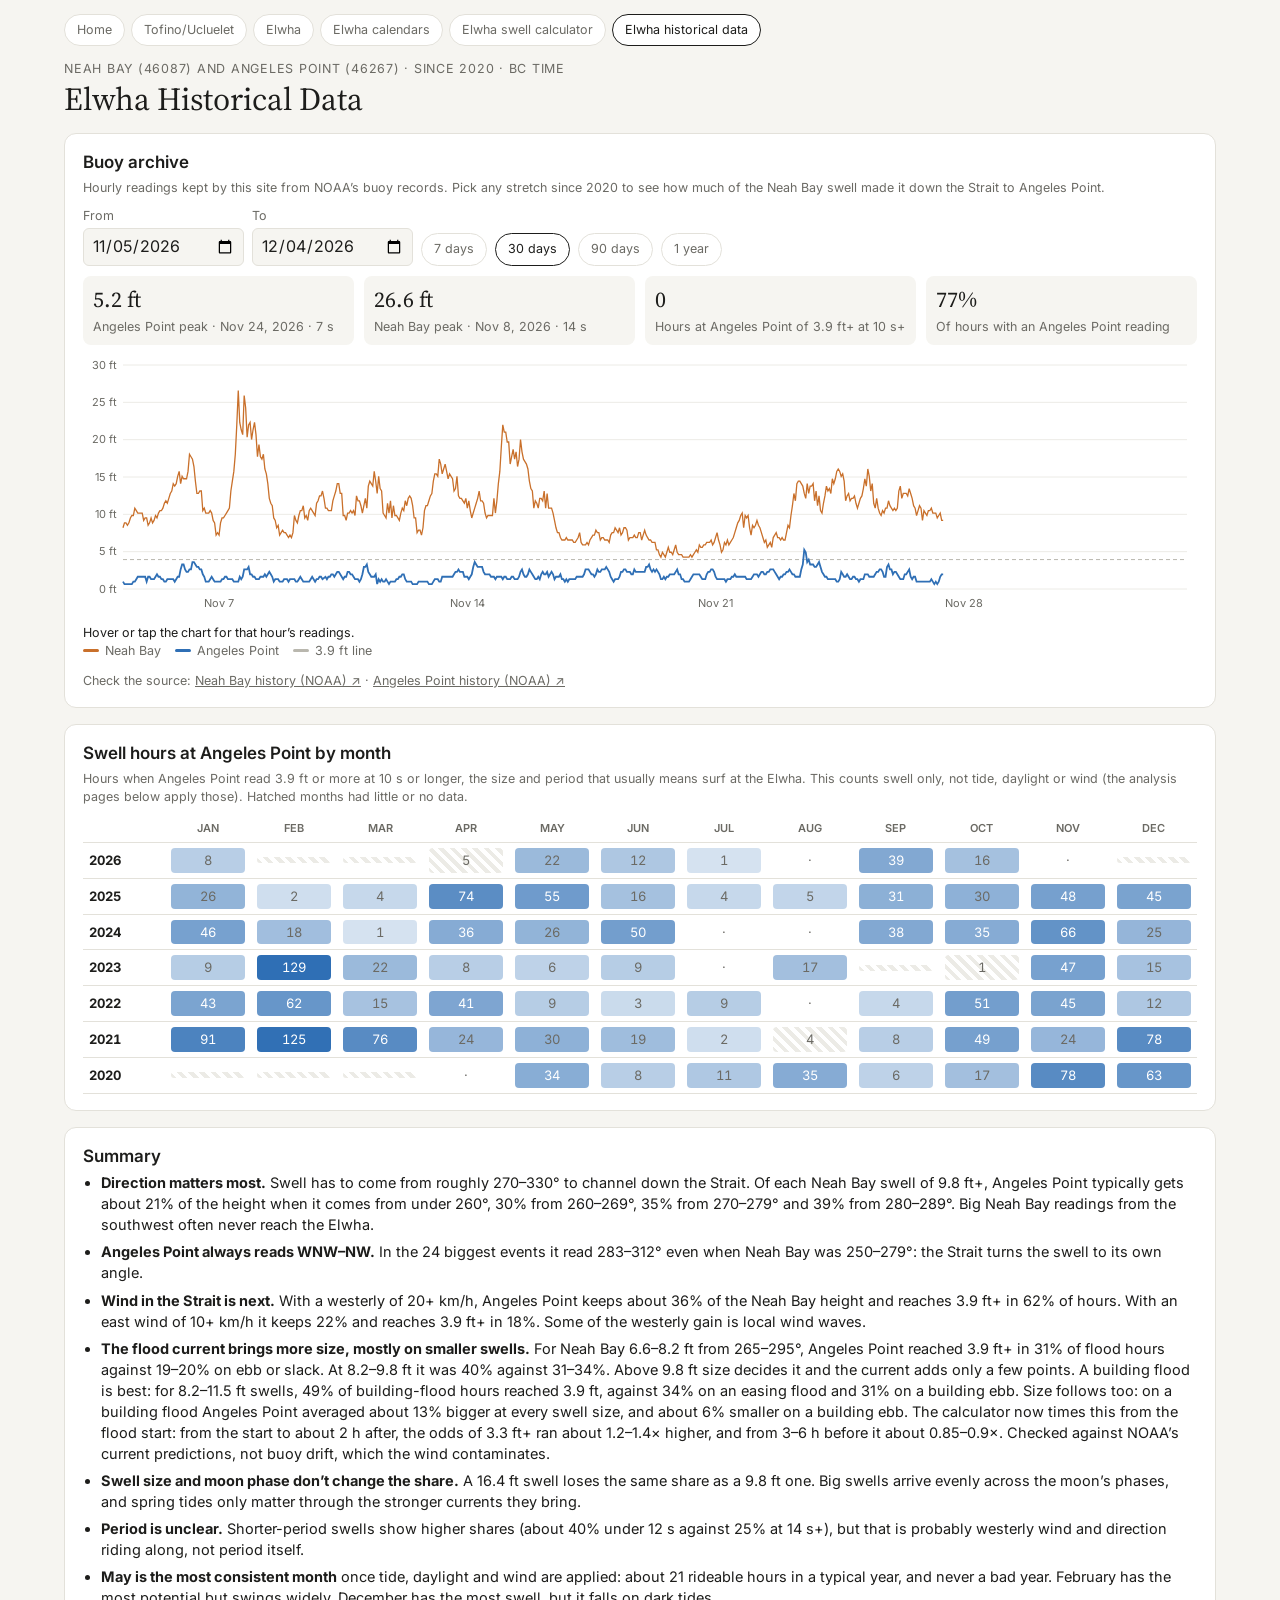
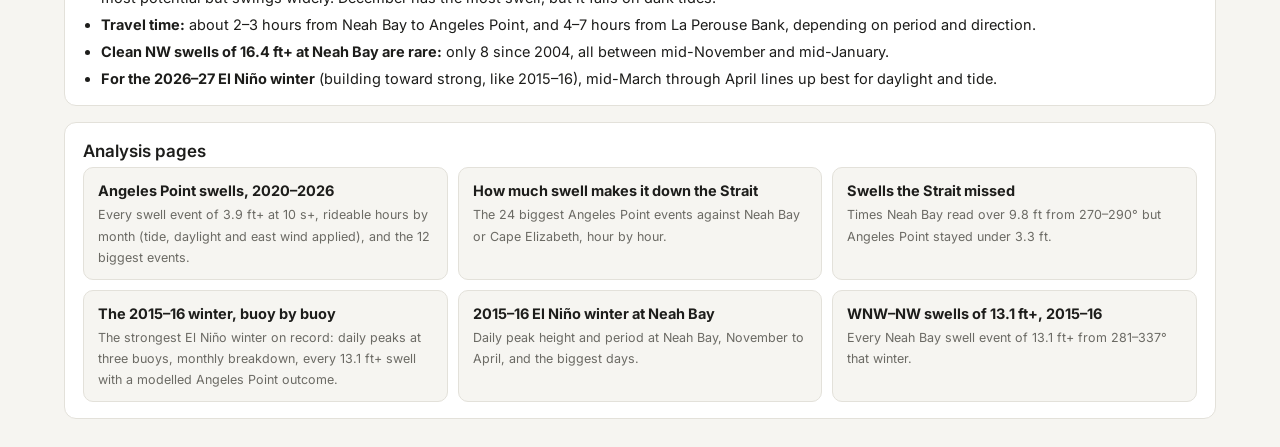
<file: historical.html>
<!doctype html>
<html lang="en">
<head>
<meta charset="utf-8">
<meta name="viewport" content="width=device-width, initial-scale=1, viewport-fit=cover">
<title>Elwha Historical Data</title>
<link rel="manifest" href="manifest.webmanifest">
<link rel="apple-touch-icon" href="assets/icon-180.png">
<link rel="icon" href="assets/icon.svg" type="image/svg+xml">
<meta name="apple-mobile-web-app-capable" content="yes">
<meta name="apple-mobile-web-app-title" content="Surf">
<link rel="preconnect" href="https://fonts.googleapis.com">
<link href="https://fonts.googleapis.com/css2?family=Inter:wght@400;600&family=Source+Serif+4:opsz@8..60&display=swap" rel="stylesheet">
<link rel="stylesheet" href="assets/site.css">
<script src="assets/d3.min.js"></script>
<style>
  .hw { max-width: 72rem; margin: 0 auto; display: grid; gap: 16px; }
  .hw h1 { font-family: var(--font-anthropic-serif); font-weight: 400; font-size: 32px; line-height: 1.1; margin: 0; }
  .eyebrow { font-size: var(--cds-font-size-caption); color: var(--color-fg-muted); text-transform: uppercase; letter-spacing: .06em; margin: 0 0 4px; }
  .card { background: var(--color-panel); border: 1px solid var(--color-border-line); border-radius: var(--cds-radius); padding: 16px 18px; min-width: 0; }
  .card h2 { font-size: var(--cds-font-size-heading); margin: 0 0 4px; font-weight: 600; }
  .note { font-size: var(--cds-font-size-caption); color: var(--color-fg-muted); margin: 0 0 10px; }
  .ctl { display: flex; flex-wrap: wrap; gap: 8px; align-items: end; margin-bottom: 10px; }
  .ctl label { display: grid; gap: 3px; font-size: var(--cds-font-size-caption); color: var(--color-fg-muted); }
  .ctl input, .ctl select { font: inherit; font-size: 16px; padding: 5px 8px; border-radius: 6px; border: 1px solid var(--color-border-line); background: var(--color-bg); color: var(--color-fg); }
  .ctl button { font: inherit; font-size: var(--cds-font-size-caption); padding: 6px 12px; border-radius: 999px; border: 1px solid var(--color-border-line); background: var(--color-panel); color: var(--color-fg-muted); cursor: pointer; }
  .ctl button[aria-pressed=true] { color: var(--color-fg); border-color: var(--color-fg); }
  .stats { display: grid; grid-template-columns: repeat(auto-fit, minmax(min(100%, 10rem), 1fr)); gap: 10px; margin: 10px 0; }
  .stat { background: var(--color-bg); border-radius: 8px; padding: 8px 10px; }
  .stat b { display: block; font-family: var(--font-anthropic-serif); font-weight: 400; font-size: 22px; font-variant-numeric: tabular-nums; }
  .stat span { font-size: var(--cds-font-size-caption); color: var(--color-fg-muted); }
  .chart { position: relative; min-height: 260px; }
  .chart svg text { font-family: var(--font-anthropic-sans); font-size: 11px; fill: var(--color-fg-muted); }
  .legend { display: flex; gap: 14px; flex-wrap: wrap; font-size: var(--cds-font-size-caption); color: var(--color-fg-muted); }
  .legend i { display: inline-block; width: 16px; height: 3px; border-radius: 2px; margin-right: 6px; vertical-align: 3px; }
  .tip { font-size: var(--cds-font-size-caption); font-variant-numeric: tabular-nums; min-height: 1.4em; margin-top: 4px; }
  .scroll { overflow-x: auto; }
  table { border-collapse: collapse; font-variant-numeric: tabular-nums; font-size: 13px; width: 100%; }
  th, td { padding: 5px 6px; text-align: center; border-bottom: 1px solid var(--color-border-line); white-space: nowrap; }
  th { font-size: 11px; font-weight: 600; color: var(--color-fg-muted); text-transform: uppercase; }
  td.y, th.y { text-align: left; }
  td .cell { border-radius: 4px; padding: 3px 0; min-width: 34px; }
  .list { display: grid; gap: 10px; grid-template-columns: repeat(auto-fit, minmax(min(100%, 18rem), 1fr)); }
  .list a { display: block; text-decoration: none; background: var(--color-bg); border-radius: 10px; padding: 12px 14px; border: 1px solid var(--color-border-line); }
  .list a:hover { border-color: var(--color-fg-muted); }
  .list b { display: block; margin-bottom: 2px; }
  .list span { font-size: var(--cds-font-size-caption); color: var(--color-fg-muted); }
  .find { margin: 0; padding-left: 18px; display: grid; gap: 6px; }
</style>
</head>
<body>
<nav class="site-nav"><a href="./">Home</a><a href="tofino.html">Tofino/Ucluelet</a><a href="ap.html">Elwha</a><a href="calendar.html">Elwha calendars</a><a href="calculator.html">Elwha swell calculator</a><a href="historical.html" aria-current="page">Elwha historical data</a></nav>
<main class="hw">
  <header>
    <p class="eyebrow">Neah Bay (46087) and Angeles Point (46267) · since 2020 · BC time</p>
    <h1>Elwha Historical Data</h1>
  </header>

  <section class="card" id="browse">
    <h2>Buoy archive</h2>
    <p class="note">Hourly readings kept by this site from NOAA’s buoy records. Pick any stretch since 2020 to see how much of the Neah Bay swell made it down the Strait to Angeles Point.</p>
    <div class="ctl">
      <label>From<input type="date" id="from"></label>
      <label>To<input type="date" id="to"></label>
      <button type="button" data-days="7">7 days</button>
      <button type="button" data-days="30">30 days</button>
      <button type="button" data-days="90">90 days</button>
      <button type="button" data-days="365">1 year</button>
    </div>
    <div class="stats" id="stats"></div>
    <div class="chart" id="chart"></div>
    <div class="tip" id="tip">Hover or tap the chart for that hour’s readings.</div>
    <div class="legend"><span><i style="background:var(--series-2)"></i>Neah Bay</span><span><i style="background:var(--series-0)"></i>Angeles Point</span><span><i style="background:var(--cds-chart-reference)"></i>3.9 ft line</span></div>
    <p class="src">Check the source: <a href="https://www.ndbc.noaa.gov/station_history.php?station=46087" target="_blank" rel="noopener">Neah Bay history (NOAA) ↗</a> · <a href="https://www.ndbc.noaa.gov/station_history.php?station=46267" target="_blank" rel="noopener">Angeles Point history (NOAA) ↗</a></p>
  </section>

  <section class="card" id="months">
    <h2>Swell hours at Angeles Point by month</h2>
    <p class="note">Hours when Angeles Point read 3.9 ft or more at 10 s or longer, the size and period that usually means surf at the Elwha. This counts swell only, not tide, daylight or wind (the analysis pages below apply those). Hatched months had little or no data.</p>
    <div class="scroll"><table id="mtable"></table></div>
  </section>

  <section class="card">
    <h2>Summary</h2>
    <ul class="find">
      <li><b>Direction matters most.</b> Swell has to come from roughly 270–330° to channel down the Strait. Of each Neah Bay swell of 9.8 ft+, Angeles Point typically gets about 21% of the height when it comes from under 260°, 30% from 260–269°, 35% from 270–279° and 39% from 280–289°. Big Neah Bay readings from the southwest often never reach the Elwha.</li>
      <li><b>Angeles Point always reads WNW–NW.</b> In the 24 biggest events it read 283–312° even when Neah Bay was 250–279°: the Strait turns the swell to its own angle.</li>
      <li><b>Wind in the Strait is next.</b> With a westerly of 20+ km/h, Angeles Point keeps about 36% of the Neah Bay height and reaches 3.9 ft+ in 62% of hours. With an east wind of 10+ km/h it keeps 22% and reaches 3.9 ft+ in 18%. Some of the westerly gain is local wind waves.</li>
      <li><b>The flood current brings more size, mostly on smaller swells.</b> For Neah Bay 6.6–8.2 ft from 265–295°, Angeles Point reached 3.9 ft+ in 31% of flood hours against 19–20% on ebb or slack. At 8.2–9.8 ft it was 40% against 31–34%. Above 9.8 ft size decides it and the current adds only a few points. A building flood is best: for 8.2–11.5 ft swells, 49% of building-flood hours reached 3.9 ft, against 34% on an easing flood and 31% on a building ebb. Size follows too: on a building flood Angeles Point averaged about 13% bigger at every swell size, and about 6% smaller on a building ebb. The calculator now times this from the flood start: from the start to about 2 h after, the odds of 3.3 ft+ ran about 1.2–1.4× higher, and from 3–6 h before it about 0.85–0.9×. Checked against NOAA’s current predictions, not buoy drift, which the wind contaminates.</li>
      <li><b>Swell size and moon phase don’t change the share.</b> A 16.4 ft swell loses the same share as a 9.8 ft one. Big swells arrive evenly across the moon’s phases, and spring tides only matter through the stronger currents they bring.</li>
      <li><b>Period is unclear.</b> Shorter-period swells show higher shares (about 40% under 12 s against 25% at 14 s+), but that is probably westerly wind and direction riding along, not period itself.</li>
      <li><b>May is the most consistent month</b> once tide, daylight and wind are applied: about 21 rideable hours in a typical year, and never a bad year. February has the most potential but swings widely. December has the most swell, but it falls on dark tides.</li>
      <li><b>Travel time:</b> about 2–3 hours from Neah Bay to Angeles Point, and 4–7 hours from La Perouse Bank, depending on period and direction.</li>
      <li><b>Clean NW swells of 16.4 ft+ at Neah Bay are rare:</b> only 8 since 2004, all between mid-November and mid-January.</li>
      <li><b>For the 2026–27 El Niño winter</b> (building toward strong, like 2015–16), mid-March through April lines up best for daylight and tide.</li>
    </ul>
  </section>

  <section class="card">
    <h2>Analysis pages</h2>
    <div class="list">
      <a href="history/angeles-point-swells.html"><b>Angeles Point swells, 2020–2026</b><span>Every swell event of 3.9 ft+ at 10 s+, rideable hours by month (tide, daylight and east wind applied), and the 12 biggest events.</span></a>
      <a href="history/strait-vs-offshore.html"><b>How much swell makes it down the Strait</b><span>The 24 biggest Angeles Point events against Neah Bay or Cape Elizabeth, hour by hour.</span></a>
      <a href="history/swells-the-strait-missed.html"><b>Swells the Strait missed</b><span>Times Neah Bay read over 9.8 ft from 270–290° but Angeles Point stayed under 3.3 ft.</span></a>
      <a href="history/winter-2015-16.html"><b>The 2015–16 winter, buoy by buoy</b><span>The strongest El Niño winter on record: daily peaks at three buoys, monthly breakdown, every 13.1 ft+ swell with a modelled Angeles Point outcome.</span></a>
      <a href="history/el-nino-winter-2015-16.html"><b>2015–16 El Niño winter at Neah Bay</b><span>Daily peak height and period at Neah Bay, November to April, and the biggest days.</span></a>
      <a href="history/nw-swells-2015-16.html"><b>WNW–NW swells of 13.1 ft+, 2015–16</b><span>Every Neah Bay swell event of 13.1 ft+ from 281–337° that winter.</span></a>
    </div>
  </section>
</main>
<script>
(() => {
  const TZ = 'America/Vancouver', H = 3600e3;
  const css = getComputedStyle(document.documentElement);
  const C_NB = css.getPropertyValue('--series-2').trim(), C_AP = css.getPropertyValue('--series-0').trim();
  const cache = {};
  const year = (st, y) => (cache[st + y] = cache[st + y] || fetch(`data/history/${st}_${y}.json?v=${Math.floor(Date.now() / 36e5)}`).then((r) => (r.ok ? r.json() : [])).catch(() => []));
  const load = async (st, t0, t1) => {
    const out = [];
    for (let y = new Date(t0).getUTCFullYear(); y <= new Date(t1).getUTCFullYear(); y++) {
      for (const [k, h, p, d] of await year(st, y)) { const t = k * H; if (t >= t0 && t <= t1) out.push({ t, ft: h / 100 * 3.28084, m: h / 100, p: p == null ? null : p / 10, d }); }
    }
    return out;
  };
  const day = (ms) => new Date(ms).toLocaleDateString('en-CA', { timeZone: TZ });
  const fmt = (ms, o) => new Date(ms).toLocaleString('en-US', { timeZone: TZ, ...o });
  const C16 = ['N', 'NNE', 'NE', 'ENE', 'E', 'ESE', 'SE', 'SSE', 'S', 'SSW', 'SW', 'WSW', 'W', 'WNW', 'NW', 'NNW'];
  const comp = (d) => (d == null ? '' : C16[Math.round(d / 22.5) % 16]);
  const $ = (id) => document.getElementById(id);
  const startOf = (ds) => Date.parse(`${ds}T00:00:00Z`) + 7 * H; // BC midnight (UTC-7)

  async function draw() {
    const a = $('from').value, b = $('to').value;
    if (!a || !b || a > b) return;
    const t0 = startOf(a), t1 = startOf(b) + 24 * H;
    const [NB, AP] = await Promise.all([load('46087', t0, t1), load('46267', t0, t1)]);
    const good = AP.filter((r) => r.m >= 1.2 && r.p >= 10);
    const max = (s) => s.reduce((x, r) => (!x || r.ft > x.ft ? r : x), null);
    const mn = max(NB), ma = max(AP);
    $('stats').innerHTML = [
      [ma ? `${ma.ft.toFixed(1)} ft` : '—', ma ? `Angeles Point peak · ${fmt(ma.t, { month: 'short', day: 'numeric', year: 'numeric' })}${ma.p ? ` · ${Math.round(ma.p)} s` : ''}` : 'Angeles Point peak'],
      [mn ? `${mn.ft.toFixed(1)} ft` : '—', mn ? `Neah Bay peak · ${fmt(mn.t, { month: 'short', day: 'numeric', year: 'numeric' })}${mn.p ? ` · ${Math.round(mn.p)} s` : ''}` : 'Neah Bay peak'],
      [good.length, 'Hours at Angeles Point of 3.9 ft+ at 10 s+'],
      [AP.length ? `${Math.round(AP.length / ((t1 - t0) / H) * 100)}%` : '0%', 'Of hours with an Angeles Point reading'],
    ].map(([v, l]) => `<div class="stat"><b>${v}</b><span>${l}</span></div>`).join('');
    const el = $('chart');
    el.replaceChildren();
    if (!NB.length && !AP.length) { el.textContent = 'No readings in this range.'; return; }
    const W = Math.max(300, el.clientWidth), Hh = 260, m = { l: 40, r: 10, t: 10, b: 26 };
    const svg = d3.select(el).append('svg').attr('width', '100%').attr('viewBox', `0 0 ${W} ${Hh}`).attr('role', 'img').attr('aria-label', 'Wave height at Neah Bay and Angeles Point');
    const x = d3.scaleTime([t0, t1], [m.l, W - m.r]);
    const y = d3.scaleLinear([0, Math.max(6, d3.max([...NB, ...AP], (r) => r.ft) * 1.08)], [Hh - m.b, m.t]).nice();
    y.ticks(5).forEach((v) => {
      svg.append('line').attr('x1', m.l).attr('x2', W - m.r).attr('y1', y(v)).attr('y2', y(v)).attr('stroke', 'var(--cds-chart-grid)');
      svg.append('text').attr('x', m.l - 6).attr('y', y(v)).attr('dy', '0.32em').attr('text-anchor', 'end').text(`${v} ft`);
    });
    svg.append('line').attr('x1', m.l).attr('x2', W - m.r).attr('y1', y(3.94)).attr('y2', y(3.94)).attr('stroke', 'var(--cds-chart-reference)').attr('stroke-dasharray', '4 3');
    x.ticks(W < 500 ? 4 : 7).forEach((t) => svg.append('text').attr('x', x(t)).attr('y', Hh - 8).attr('text-anchor', 'middle').text(fmt(+t, (t1 - t0) > 120 * 864e5 ? { month: 'short', year: '2-digit' } : { month: 'short', day: 'numeric' })));
    const line = (s, c, w) => {
      const gaps = d3.line().defined((r) => r.gap !== true).x((r) => x(r.t)).y((r) => y(r.ft));
      const pts = []; s.forEach((r, i) => { if (i && r.t - s[i - 1].t > 3 * H) pts.push({ gap: true }); pts.push(r); });
      svg.append('path').datum(pts).attr('d', gaps).attr('fill', 'none').style('stroke', c).attr('stroke-width', w);
    };
    line(NB, C_NB, 1.3); line(AP, C_AP, 1.8);
    const guide = svg.append('line').attr('y1', m.t).attr('y2', Hh - m.b).attr('stroke', 'var(--cds-chart-reference)').style('display', 'none');
    const near = (s, t) => { let lo = 0, hi = s.length - 1; while (hi - lo > 1) { const md = (lo + hi) >> 1; if (s[md].t <= t) lo = md; else hi = md; } const c = [s[lo], s[hi]].filter(Boolean).sort((p, q) => Math.abs(p.t - t) - Math.abs(q.t - t))[0]; return c && Math.abs(c.t - t) <= 1.5 * H ? c : null; };
    svg.append('rect').attr('x', m.l).attr('width', W - m.l - m.r).attr('y', 0).attr('height', Hh).attr('fill', 'transparent')
      .on('pointermove', (evt) => {
        const t = +x.invert(d3.pointer(evt)[0]);
        guide.attr('x1', x(t)).attr('x2', x(t)).style('display', null);
        const n = near(NB, t), p = near(AP, t);
        const s = (r) => (r ? `${r.ft.toFixed(1)} ft${r.p ? ` @ ${Math.round(r.p)} s` : ''}${r.d != null ? ` ${comp(r.d)}` : ''}` : 'no reading');
        $('tip').textContent = `${fmt(t, { month: 'short', day: 'numeric', year: 'numeric', hour: 'numeric' })} · Neah Bay ${s(n)} · Angeles Point ${s(p)}`;
      })
      .on('pointerleave', () => guide.style('display', 'none'));
  }

  async function months() {
    const now = Date.now(), y1 = new Date(now).getUTCFullYear();
    const counts = {}, cover = {};
    for (let y = 2020; y <= y1; y++) for (const [k, h, p] of await year('46267', y)) {
      const mk = day(k * H).slice(0, 7);
      cover[mk] = (cover[mk] || 0) + 1;
      if (h >= 120 && p != null && p >= 100) counts[mk] = (counts[mk] || 0) + 1;
    }
    const max = Math.max(1, ...Object.values(counts));
    const MON = ['Jan', 'Feb', 'Mar', 'Apr', 'May', 'Jun', 'Jul', 'Aug', 'Sep', 'Oct', 'Nov', 'Dec'];
    let h = `<thead><tr><th class="y"></th>${MON.map((m) => `<th>${m}</th>`).join('')}</tr></thead><tbody>`;
    for (let y = y1; y >= 2020; y--) {
      h += `<tr><td class="y"><b>${y}</b></td>`;
      for (let mo = 1; mo <= 12; mo++) {
        const k = `${y}-${String(mo).padStart(2, '0')}`, n = counts[k] || 0, c = cover[k] || 0;
        const days = new Date(Date.UTC(y, mo, 0)).getUTCDate();
        if (Date.UTC(y, mo - 1, 1) > now) { h += '<td></td>'; continue; }
        if (c < days * 24 * 0.5) { h += `<td><div class="cell" title="little or no data" style="background:repeating-linear-gradient(45deg,var(--cds-chart-grid) 0 4px,transparent 4px 8px);color:var(--color-fg-muted)">${n || ''}</div></td>`; continue; }
        const a = n ? 0.12 + 0.88 * Math.sqrt(n / max) : 0;
        h += `<td><div class="cell" title="${MON[mo - 1]} ${y}: ${n} hours" style="background:${n ? `color-mix(in srgb, ${C_AP} ${Math.round(a * 100)}%, transparent)` : 'transparent'};color:${a > 0.55 ? 'var(--color-panel)' : 'var(--color-fg-muted)'}">${n || '·'}</div></td>`;
      }
      h += '</tr>';
    }
    $('mtable').innerHTML = h + '</tbody>';
  }

  const setRange = (days) => {
    const t = Date.now();
    $('to').value = day(t); $('from').value = day(t - (days - 1) * 864e5);
    document.querySelectorAll('.ctl button').forEach((b) => b.setAttribute('aria-pressed', +b.dataset.days === days));
    draw();
  };
  document.querySelectorAll('.ctl button').forEach((b) => b.addEventListener('click', () => setRange(+b.dataset.days)));
  ['from', 'to'].forEach((id) => $(id).addEventListener('change', () => { document.querySelectorAll('.ctl button').forEach((b) => b.setAttribute('aria-pressed', false)); draw(); }));
  $('from').min = '2020-01-01'; $('to').min = '2020-01-01';
  let rt; window.addEventListener('resize', () => { clearTimeout(rt); rt = setTimeout(draw, 200); });
  setRange(30);
  months();
})();
</script>
</body>
</html>
</file>
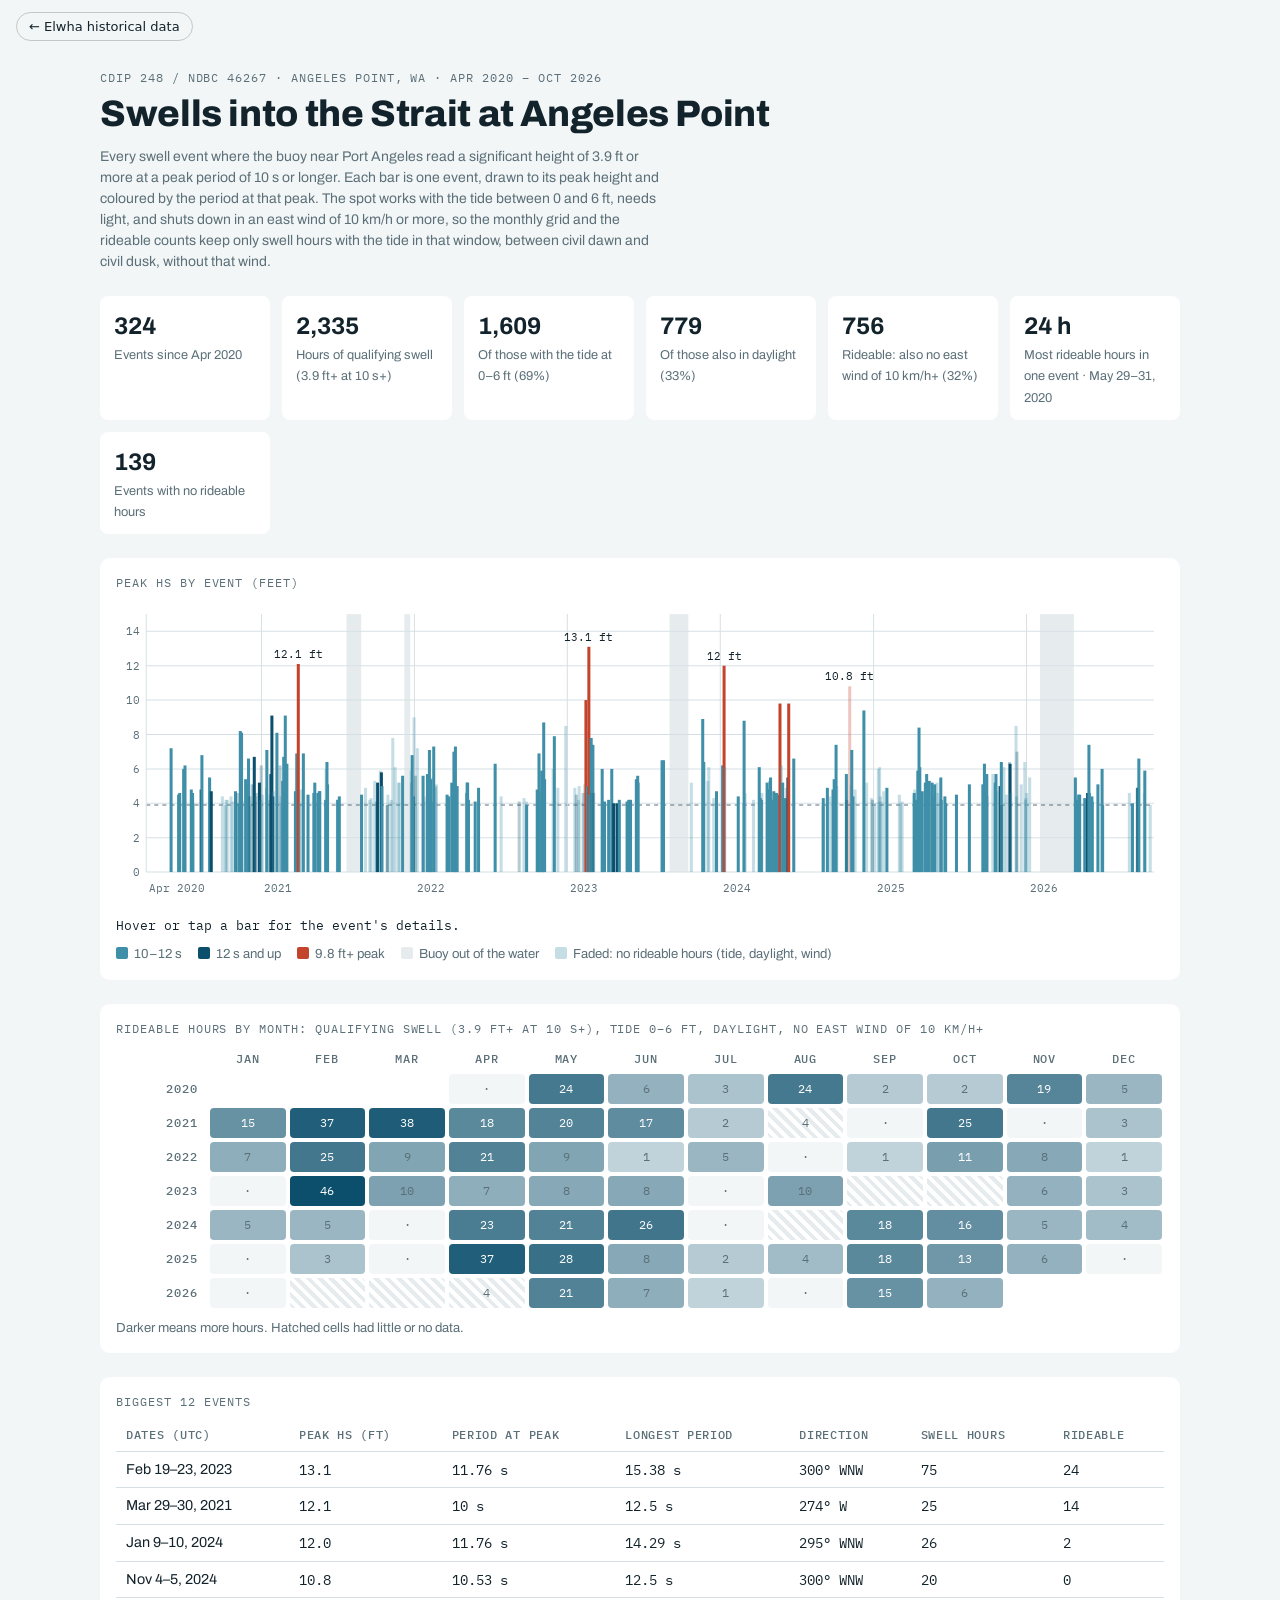
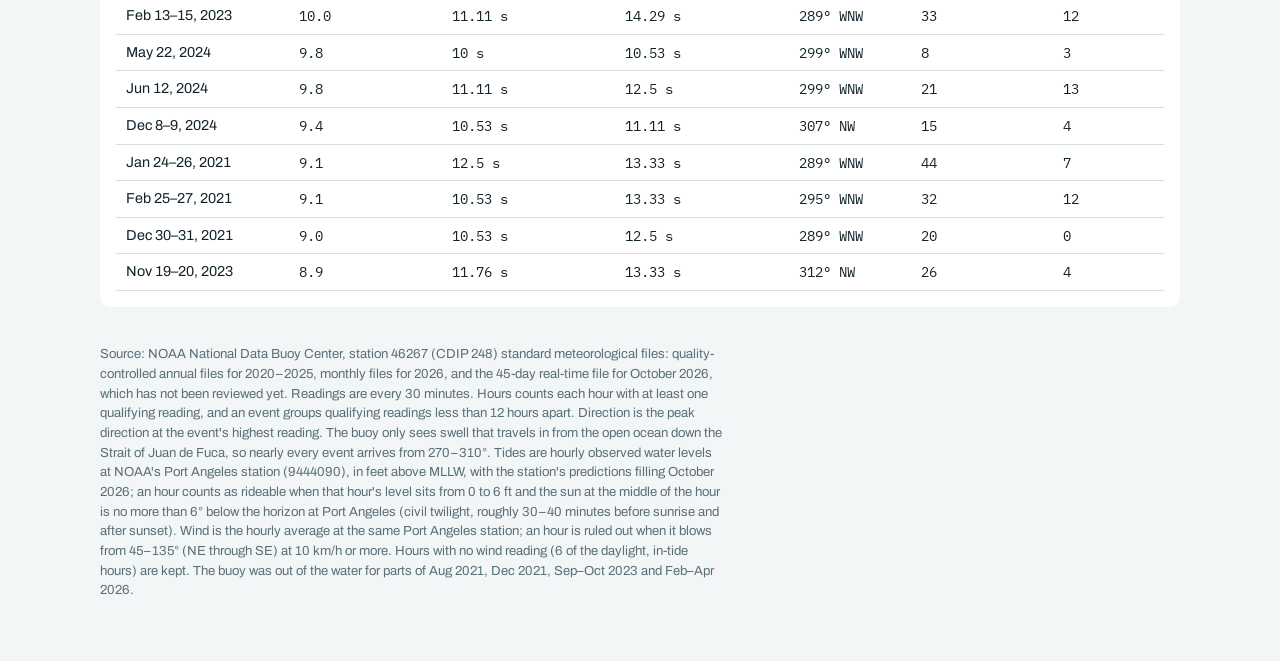
<file: history/angeles-point-swells.html>
<!doctype html><html><head><meta charset=utf8><meta name=viewport content="width=device-width,initial-scale=1,viewport-fit=cover"><style>:root{color-scheme:light;box-sizing:border-box;padding-top:env(safe-area-inset-top,0px);padding-bottom:env(safe-area-inset-bottom,0px)}html{scroll-padding-top:env(safe-area-inset-top,0px)}body{margin:0;padding:0;font:14px -apple-system,BlinkMacSystemFont,sans-serif;background:#fff;color:#000}img{max-width:100%}[hidden]:not([hidden=until-found i]){display:none!important}</style></head><body>
<a href="../historical.html" style="display:inline-block;margin:12px max(16px,env(safe-area-inset-left,0px)) 0;font:13px system-ui,sans-serif;color:inherit;text-decoration:none;padding:6px 12px;border-radius:999px;border:1px solid rgba(127,127,127,.4)">← Elwha historical data</a>
<title>Angeles Point Swells</title>
<link rel="stylesheet" href="https://fonts.googleapis.com/css2?family=Archivo:wght@400;600;800&family=IBM+Plex+Mono:wght@400;500&display=swap">
<style>
/* Layout: single readable column; long timeline, then month-by-year grid, then top events */
:root{
  --bg:#f3f6f7; --panel:#ffffff; --fg:#13232b; --muted:#5b6f78; --grid:#d6e0e4;
  --short:#a9bcc4; --mid:#3f8fa8; --long:#0b4f6c; --hot:#c4442b; --gap:#e6ecee; --heat:11,79,108;
  --display:"Archivo",system-ui,sans-serif; --body:"Archivo",system-ui,sans-serif; --mono:"IBM Plex Mono",ui-monospace,monospace;
}
@media (prefers-color-scheme: dark){:root:not([data-theme="light"]){
  --bg:#0d171c; --panel:#13222a; --fg:#e4eef1; --muted:#8fa6af; --grid:#25363e;
  --short:#4c626b; --mid:#4ea8c4; --long:#9fd8ec; --hot:#f07a5f; --gap:#1a2b33; --heat:159,216,236; color-scheme:dark}}
:root[data-theme="dark"]{
  --bg:#0d171c; --panel:#13222a; --fg:#e4eef1; --muted:#8fa6af; --grid:#25363e;
  --short:#4c626b; --mid:#4ea8c4; --long:#9fd8ec; --hot:#f07a5f; --gap:#1a2b33; --heat:159,216,236; color-scheme:dark}
body{background:var(--bg);color:var(--fg);font-family:var(--body);line-height:1.5}
.wrap{max-width:1080px;margin:0 auto;padding-block:28px 48px;padding-left:max(16px,env(safe-area-inset-left,0px));padding-right:max(16px,env(safe-area-inset-right,0px));display:grid;gap:24px}
h1{font-family:var(--display);font-weight:800;font-size:clamp(1.6rem,4vw,2.3rem);margin:0;text-wrap:balance;letter-spacing:-.01em}
.sub{color:var(--muted);margin:4px 0 0;max-width:70ch}
.eyebrow{font-family:var(--mono);font-size:.75rem;letter-spacing:.08em;text-transform:uppercase;color:var(--muted)}
.stats{display:grid;grid-template-columns:repeat(auto-fit,minmax(150px,1fr));gap:12px}
.stat{background:var(--panel);border-radius:8px;padding:12px 14px}
.stat b{display:block;font-family:var(--display);font-size:1.5rem;font-variant-numeric:tabular-nums}
.stat span{font-size:.8rem;color:var(--muted)}
.panel{background:var(--panel);border-radius:10px;padding:16px;min-width:0;display:grid;gap:8px}
.scroll{overflow-x:auto}
svg text{font-family:var(--mono);font-size:11px;fill:var(--muted)}
.legend{display:flex;flex-wrap:wrap;gap:16px;font-size:.82rem;color:var(--muted)}
.legend i{display:inline-block;width:12px;height:12px;border-radius:2px;margin-right:6px;vertical-align:-1px}
.tip{font-family:var(--mono);font-size:.82rem;min-height:1.5em;font-variant-numeric:tabular-nums}
table{border-collapse:collapse;width:100%;font-variant-numeric:tabular-nums;font-size:.9rem}
th,td{text-align:left;padding:7px 10px;border-bottom:1px solid var(--grid);white-space:nowrap}
th{font-family:var(--mono);font-size:.72rem;letter-spacing:.06em;text-transform:uppercase;color:var(--muted);font-weight:500}
td.n{font-family:var(--mono)}
.heat td,.heat th{text-align:center;padding:0;border:none}
.heat th{padding:4px 2px}
.heat th.yr{text-align:right;padding-right:10px}
.heat td div{margin:2px;height:30px;border-radius:4px;display:flex;align-items:center;justify-content:center;font-family:var(--mono);font-size:.72rem;min-width:34px}
.foot{font-size:.82rem;color:var(--muted);max-width:78ch}
rect.ev:focus-visible{outline:2px solid var(--mid);outline-offset:2px}
</style>

<div class="wrap">
  <header>
    <div class="eyebrow">CDIP 248 / NDBC 46267 · Angeles Point, WA · Apr 2020 – Oct 2026</div>
    <h1>Swells into the Strait at Angeles Point</h1>
    <p class="sub">Every swell event where the buoy near Port Angeles read a significant height of 3.9 ft or more at a peak period of 10 s or longer. Each bar is one event, drawn to its peak height and coloured by the period at that peak. The spot works with the tide between 0 and 6 ft, needs light, and shuts down in an east wind of 10 km/h or more, so the monthly grid and the rideable counts keep only swell hours with the tide in that window, between civil dawn and civil dusk, without that wind.</p>
  </header>

  <section class="stats" id="stats"></section>

  <section class="panel">
    <div class="eyebrow">Peak Hs by event (feet)</div>
    <div class="scroll"><svg id="svg" role="img" aria-label="Swell events of 3.9 ft or more at 10 seconds or longer, April 2020 to October 2026"></svg></div>
    <div class="tip" id="tip">Hover or tap a bar for the event's details.</div>
    <div class="legend">
      <span><i style="background:var(--mid)"></i>10–12 s</span>
      <span><i style="background:var(--long)"></i>12 s and up</span>
      <span><i style="background:var(--hot)"></i>9.8 ft+ peak</span>
      <span><i style="background:var(--gap)"></i>Buoy out of the water</span>
      <span><i style="background:var(--mid);opacity:.3"></i>Faded: no rideable hours (tide, daylight, wind)</span>
    </div>
  </section>

  <section class="panel">
    <div class="eyebrow">Rideable hours by month: qualifying swell (3.9 ft+ at 10 s+), tide 0–6 ft, daylight, no east wind of 10 km/h+</div>
    <div class="scroll"><table class="heat" id="heat"></table></div>
    <div class="legend"><span>Darker means more hours. Hatched cells had little or no data.</span></div>
  </section>

  <section class="panel">
    <div class="eyebrow">Biggest 12 events</div>
    <div class="scroll"><table id="top"><thead><tr><th>Dates (UTC)</th><th>Peak Hs (ft)</th><th>Period at peak</th><th>Longest period</th><th>Direction</th><th>Swell hours</th><th>Rideable</th></tr></thead><tbody></tbody></table></div>
  </section>

  <p class="foot">Source: NOAA National Data Buoy Center, station 46267 (CDIP 248) standard meteorological files: quality-controlled annual files for 2020–2025, monthly files for 2026, and the 45-day real-time file for October 2026, which has not been reviewed yet. Readings are every 30 minutes. Hours counts each hour with at least one qualifying reading, and an event groups qualifying readings less than 12 hours apart. Direction is the peak direction at the event's highest reading. The buoy only sees swell that travels in from the open ocean down the Strait of Juan de Fuca, so nearly every event arrives from 270–310°. Tides are hourly observed water levels at NOAA's Port Angeles station (9444090), in feet above MLLW, with the station's predictions filling October 2026; an hour counts as rideable when that hour's level sits from 0 to 6 ft and the sun at the middle of the hour is no more than 6° below the horizon at Port Angeles (civil twilight, roughly 30–40 minutes before sunrise and after sunset). Wind is the hourly average at the same Port Angeles station; an hour is ruled out when it blows from 45–135° (NE through SE) at 10 km/h or more. Hours with no wind reading (6 of the daylight, in-tide hours) are kept. The buoy was out of the water for parts of Aug 2021, Dec 2021, Sep–Oct 2023 and Feb–Apr 2026.</p>
</div>

<script>
const RAW="20052908 20053105 2.19 11.76 297 38 14.29|20061704 20061706 1.37 10.53 294 3 10.53|20061920 20061920 1.4 10 286 1 10|20062820 20062916 1.82 10 274 7 11.11|20070208 20070216 1.9 10 293 7 11.76|20071710 20071713 1.46 10.53 289 2 10.53|20072014 20072014 1.41 10 287 1 10|20072111 20072111 1.22 10 290 1 10|20072210 20072210 1.22 10 294 1 10|20080917 20081007 1.46 12.5 294 10 12.5|20081102 20081215 2.07 10 286 24 11.76|20083000 20083011 1.69 10.53 300 7 10.53|20090221 20090310 1.43 12.5 300 6 12.5|20092917 20092917 1.35 10.53 282 1 10.53|20100623 20100623 1.2 10 285 1 10|20100812 20100812 1.27 10 281 1 10|20101107 20101109 1.29 11.11 288 3 11.11|20102003 20102009 1.35 10 287 4 11.76|20102411 20102413 1.25 10 284 2 10|20103020 20103103 1.44 10 290 7 13.33|20110601 20110605 1.41 13.33 300 4 14.29|20110716 20110716 1.23 10.53 293 1 10.53|20110816 20110816 1.23 10.53 299 1 10.53|20111016 20111208 2.49 11.11 285 34 12.5|20111321 20111502 2.48 10 293 18 13.33|20111607 20111607 1.26 10 297 1 10|20112320 20112412 1.64 11.76 295 11 12.5|20112721 20112809 1.49 11.11 292 10 12.5|20113017 20120113 2.01 10.53 291 11 14.29|20120310 20120310 1.2 10.53 285 1 10.53|20120411 20120412 1.34 12.5 296 2 12.5|20120901 20120906 1.54 11.76 297 6 13.33|20121120 20121207 1.55 13.33 292 6 13.33|20121409 20121507 2.04 14.29 303 13 14.29|20121608 20121608 1.26 12.5 295 1 12.5|20121723 20121811 1.33 11.11 285 9 13.33|20121909 20121911 1.41 12.5 294 2 12.5|20122622 20122708 1.58 14.29 299 7 14.29|20122908 20122909 1.29 11.76 295 2 11.76|20123100 20123120 1.89 12.5 294 11 13.33|21010301 21010304 1.37 10.53 291 4 15.38|21011220 21011221 1.49 14.29 301 2 14.29|21011315 21011402 2.15 10.53 294 12 11.76|21011912 21011913 1.27 10.53 287 2 11.11|21012112 21012116 1.36 11.11 291 3 12.5|21012218 21012406 1.73 13.33 299 24 13.33|21012423 21012620 2.76 12.5 289 44 13.33|21012801 21012802 1.33 12.5 302 2 12.5|21012909 21012910 1.42 10.53 291 2 10.53|21020601 21020717 2.48 10.53 297 15 10.53|21021409 21021411 1.9 12.5 299 3 12.5|21021613 21021615 1.33 11.11 304 3 11.76|21021704 21021704 1.23 11.11 300 1 11.76|21022001 21022105 1.62 11.11 286 19 13.33|21022118 21022412 2.05 10.53 302 56 13.33|21022504 21022506 1.42 10 276 3 11.76|21022521 21022720 2.78 10.53 295 32 13.33|21022809 21022810 1.45 10.53 293 2 11.11|21030122 21030310 1.91 11.11 301 21 13.33|21032223 21032303 1.43 10.53 302 5 11.76|21032506 21032705 2.09 10.53 275 30 11.76|21032905 21033014 3.69 10 274 25 12.5|21040208 21040208 1.23 10.53 283 1 10.53|21040422 21040500 1.47 11.76 287 3 11.76|21041005 21041117 2.1 11.11 292 26 12.5|21042202 21042202 1.38 10 282 1 10|21050521 21050603 1.39 11.11 293 5 11.76|21050717 21050819 1.58 10.53 281 15 11.11|21051016 21051016 1.25 10.53 289 1 10.53|21051515 21051515 1.39 10 295 1 10|21051901 21051906 1.42 11.11 301 5 11.76|21052003 21052005 1.44 10.53 300 3 11.11|21060304 21060304 1.28 10.53 293 1 10.53|21060405 21060409 1.82 10 304 5 11.76|21060519 21060620 1.95 11.11 279 18 12.5|21060718 21060719 1.55 10 288 2 10.53|21070105 21070105 1.27 10 292 1 10|21070120 21070120 1.28 10 292 1 10|21070519 21070519 1.35 11.11 295 1 11.76|21082718 21082723 1.36 10 283 4 11.11|21090606 21090609 1.48 10 295 4 11.11|21091614 21091614 1.27 11.11 281 1 11.11|21091916 21091916 1.3 11.11 271 1 11.11|21092808 21092809 1.63 10 300 2 11.11|21100319 21100319 1.26 10 303 1 10|21100414 21100522 1.58 13.33 295 26 13.33|21101110 21101112 1.8 10 289 3 11.76|21101310 21101501 1.76 12.5 296 15 12.5|21101515 21101516 1.51 11.76 291 2 11.76|21102719 21102719 1.2 12.5 300 1 12.5|21102901 21102901 1.2 12.5 296 1 12.5|21102917 21102917 1.38 10.53 303 1 11.11|21110613 21110700 1.29 11.76 297 5 11.76|21111007 21111012 2.37 11.11 292 6 13.33|21111602 21111602 1.85 10 297 1 10|21112306 21112406 1.57 10.53 295 7 13.33|21112600 21112613 1.6 11.11 292 9 14.29|21120308 21120410 1.71 10.53 302 19 13.33|21122320 21122406 1.79 10.53 302 9 12.5|21122503 21122507 1.58 13.33 292 5 13.33|21122601 21122706 2.08 11.76 291 22 13.33|21122906 21123000 1.34 10.53 294 6 11.76|21123015 21123120 2.74 10.53 289 20 12.5|22010309 22010401 1.7 13.33 303 8 14.29|22010800 22010801 2.19 10.53 297 2 10.53|22012103 22012207 1.7 10.53 297 19 11.76|22012311 22012314 1.26 11.76 304 4 12.5|22012405 22012416 1.33 11.76 297 8 15.38|22013121 22020109 1.74 10.53 281 9 11.76|22020508 22020609 2.17 10.53 298 16 11.76|22020800 22020904 1.64 11.11 292 18 13.33|22021001 22021001 1.26 11.76 289 1 11.76|22021102 22021106 1.67 10.53 291 4 12.5|22021515 22021616 2.22 10 297 18 11.11|22021909 22021911 1.48 11.11 284 3 11.76|22022102 22022107 1.52 10 295 5 10|22022204 22022211 1.56 10.53 297 5 11.11|22031922 22032004 1.38 10 293 6 11.11|22032018 22032102 1.31 11.76 298 4 13.33|22032400 22032400 1.35 11.76 308 1 11.76|22033102 22033109 1.57 10 281 6 12.5|22040104 22040104 1.32 11.11 300 1 11.76|22040414 22040602 2.14 10.53 304 27 14.29|22040817 22040902 2.24 10 294 7 11.11|22041012 22041014 1.23 10 301 2 10.53|22041216 22041308 1.51 11.11 294 7 11.76|22050523 22050604 1.39 10 281 3 12.5|22050618 22050700 1.6 11.11 304 4 12.5|22050800 22050800 1.6 10.53 292 1 10.53|22051000 22051000 1.27 11.76 289 1 11.76|22052603 22052603 1.26 10 289 1 10|22060300 22060307 1.5 11.76 294 3 11.76|22071210 22071301 1.91 10 293 10 11.76|22072701 22072701 1.35 10 295 1 10.53|22090803 22090803 1.25 12.5 294 1 12.5|22091912 22091912 1.32 10.53 287 1 10.53|22092508 22092508 1.24 11.76 296 1 11.76|22092521 22092521 1.2 10.53 293 1 10.53|22102013 22102118 1.45 11.11 299 9 13.33|22102222 22102316 1.38 10.53 304 8 11.11|22102501 22102517 2.11 10.53 275 10 13.33|22102702 22102703 1.39 10.53 293 2 11.11|22102721 22102723 1.27 10.53 297 2 10.53|22102902 22102903 1.25 10.53 292 2 11.76|22102915 22102916 1.43 10 287 2 11.11|22103104 22110115 1.79 11.11 290 22 13.33|22110315 22110315 1.26 10.53 294 1 10.53|22110510 22110522 2.65 10 302 9 11.76|22110706 22110807 1.64 11.76 299 12 13.33|22112714 22112815 1.83 11.76 302 15 12.5|22113014 22120110 2.42 10.53 304 11 11.76|22120904 22120911 1.49 10.53 298 7 12.5|22122806 22122808 2.6 10.53 291 3 11.11|23011815 23011906 1.49 10.53 296 7 12.5|23012209 23012210 1.36 12.5 301 2 12.5|23012711 23012712 1.28 11.76 289 2 11.76|23012903 23012903 1.52 10 292 1 10|23020720 23020803 1.4 13.33 302 5 13.33|23021112 23021114 1.55 11.11 301 3 12.5|23021314 23021505 3.04 11.11 289 33 14.29|23021704 23021707 1.5 10 292 4 10.53|23021723 23021808 1.51 11.11 286 8 13.33|23021907 23022312 4 11.76 300 75 15.38|23022401 23022402 1.38 10.53 303 2 10.53|23022619 23022703 2.39 10.53 283 9 11.11|23022804 23022815 1.4 13.33 305 3 13.33|23030219 23030308 2.26 10.53 286 14 12.5|23030419 23030420 1.4 14.29 298 2 14.29|23032422 23032509 1.84 10 304 6 11.11|23032601 23032601 1.24 10.53 283 1 10.53|23033019 23033019 1.26 10 301 1 10|23040914 23040915 1.27 11.76 296 2 12.5|23041700 23041703 1.83 11.76 303 4 12.5|23042113 23042113 1.21 12.5 298 1 12.5|23042919 23042919 1.22 13.33 305 1 13.33|23050502 23050502 1.29 11.76 294 1 11.76|23052313 23052316 1.25 10 298 2 10|23052715 23052716 1.29 10 290 2 10|23053119 23053121 1.28 11.11 293 3 11.11|23061409 23061500 1.66 10 297 8 11.11|23061514 23061514 1.25 10 284 1 10|23061720 23061802 1.71 10 294 3 11.76|23061820 23061822 1.58 10.53 300 3 10.53|23081413 23081516 1.99 10 288 16 12.5|23081808 23081818 1.99 10 292 6 10.53|23102322 23102322 1.58 10 284 1 10|23111915 23112017 2.7 11.76 312 26 13.33|23112201 23112305 1.96 11.11 304 24 13.33|23120205 23120213 1.63 10.53 299 4 11.76|23120414 23120415 1.86 11.76 290 2 11.76|23121613 23121613 1.31 10.53 286 1 10.53|23122222 23122303 1.44 11.76 297 6 11.76|23122318 23122319 1.23 10 301 2 10.53|24010521 24010711 1.89 11.76 301 17 14.29|24010912 24011018 3.65 11.76 295 26 14.29|24011108 24011212 1.85 10 293 7 11.76|24021222 24021223 1.34 10 297 2 12.5|24022509 24022509 1.21 10.53 280 1 10.53|24022604 24022716 2.67 10 297 16 11.76|24022903 24022916 1.41 10 302 8 12.5|24032006 24032007 1.29 11.76 304 2 11.76|24040300 24040302 1.86 11.76 288 3 11.76|24040406 24040407 1.4 10.53 298 2 11.76|24040506 24040605 1.32 11.11 298 6 11.11|24040708 24040708 1.24 11.11 294 1 11.11|24040801 24040806 1.27 11.76 292 4 11.76|24040908 24040912 1.4 10 299 5 12.5|24042116 24042122 1.6 10.53 290 7 11.11|24042421 24042423 1.46 10.53 286 3 10.53|24042822 24042900 1.62 10.53 290 3 11.11|24043000 24043003 1.67 10 290 3 10.53|24050513 24050602 1.29 10 287 3 11.11|24050718 24050720 1.44 10.53 281 3 11.11|24051401 24051403 1.4 11.76 303 3 11.76|24051502 24051503 1.22 10 297 2 10.53|24051711 24051713 1.37 10 304 3 10|24052210 24052217 2.98 10 299 8 10.53|24052516 24052518 1.9 10.53 306 3 10.53|24052818 24052902 1.58 10.53 298 5 11.11|24060403 24060403 1.3 11.76 301 1 11.76|24060606 24060618 1.48 11.11 306 3 11.11|24061003 24061017 1.67 12.5 308 14 12.5|24061200 24061220 2.98 11.11 299 21 12.5|24062322 24062423 2 11.11 296 11 12.5|24090207 24090207 1.2 13.33 299 1 13.33|24090220 24090222 1.32 10.53 297 2 11.76|24091214 24091216 1.48 10 294 2 10|24091721 24091721 1.33 10 288 1 10|24092510 24092616 1.45 11.11 295 12 12.5|24092801 24092919 1.66 10.53 287 24 11.76|24100214 24100406 2.27 11.11 292 19 14.29|24100506 24100509 1.52 10 282 3 11.11|24102715 24102808 1.74 11.11 300 13 13.33|24102822 24102822 1.29 12.5 301 1 12.5|24110409 24110515 3.28 10.53 300 20 12.5|24110811 24110814 1.54 10 297 4 11.76|24110903 24111017 2.16 11.76 295 33 14.29|24111217 24111217 1.33 10 293 1 10|24111712 24111809 1.45 11.11 300 9 12.5|24120810 24120905 2.87 10.53 307 15 11.11|24121505 24121511 1.59 10 304 7 11.11|24122617 24122619 1.3 11.76 297 3 12.5|24122907 24122908 1.28 12.5 310 2 14.29|25010317 25010317 1.21 11.76 301 1 11.76|25011115 25011221 1.84 11.11 291 13 13.33|25011402 25011409 1.24 11.76 295 3 13.33|25011508 25011511 1.86 11.76 293 4 12.5|25011621 25011714 1.35 10.53 304 5 11.76|25011810 25011810 1.24 11.11 292 1 11.11|25012505 25012507 1.43 10.53 298 3 10.53|25020116 25020119 1.49 10 296 3 10.53|25030309 25030311 1.37 11.11 295 3 12.5|25030614 25030614 1.21 11.76 304 1 11.76|25031001 25031001 1.26 11.11 304 1 11.11|25040704 25040705 1.38 11.11 297 2 11.76|25040718 25040807 1.41 11.76 306 11 12.5|25040903 25040908 1.47 10 293 5 11.76|25041121 25041123 1.28 10.53 285 3 10.53|25041522 25041704 1.81 10 286 19 12.5|25041823 25041921 2.55 10.53 284 18 11.76|25042015 25042121 1.87 10.53 305 21 11.76|25042701 25042702 1.43 10 287 2 10.53|25050322 25050503 1.57 10 307 13 12.5|25050700 25050807 1.75 11.76 296 22 13.33|25051314 25051403 1.61 10 290 5 10.53|25052008 25052102 1.6 10.53 298 12 13.33|25052122 25052200 1.33 10 290 2 10|25052619 25052620 1.54 10 282 2 10.53|25060104 25060107 1.57 10 299 2 10|25060308 25060308 1.41 10 297 1 10|25060923 25061019 1.69 10 282 10 11.76|25061112 25061112 1.28 10 300 1 10|25062002 25062005 1.34 10 294 3 11.11|25062123 25062123 1.22 10 285 1 10|25071706 25071806 1.37 10 289 8 10.53|25081712 25081716 1.56 10 310 5 10.53|25091815 25091819 1.56 11.11 288 4 11.11|25092019 25092019 1.32 10.53 294 1 10.53|25092117 25092308 1.92 10.53 293 16 12.5|25092718 25092812 1.73 11.11 301 11 12.5|25092912 25092913 1.33 10 287 2 11.76|25101206 25101222 1.75 10 272 9 11.11|25101717 25101819 1.57 10.53 293 11 12.5|25101920 25102007 1.74 10 281 4 11.11|25102121 25102123 1.42 11.11 305 3 11.11|25102916 25102923 1.52 12.5 299 8 15.38|25110112 25110204 1.95 10 288 15 14.29|25110219 25110219 1.2 12.5 296 1 12.5|25110718 25110800 1.87 11.76 303 7 13.33|25111319 25111403 1.37 11.76 302 5 11.76|25112103 25112110 1.95 14.29 301 8 14.29|25112200 25112312 1.91 12.5 305 15 13.33|25112412 25112413 1.4 11.76 302 2 12.5|25120611 25120710 2.58 11.76 299 22 13.33|25120801 25120805 1.33 11.11 296 5 11.11|25120823 25120909 2.13 12.5 301 10 12.5|25121908 25121908 1.54 10.53 307 1 10.53|25122712 25122805 1.95 10.53 301 8 11.11|25122913 25122913 1.27 11.76 297 1 11.76|25123006 25123006 1.31 10.53 293 1 10.53|26010106 26010107 1.39 10 289 2 10.53|26010807 26010815 1.68 11.11 302 8 13.33|26042711 26042715 1.67 10.53 303 5 11.11|26050122 26050122 1.28 11.76 290 1 11.76|26050420 26050600 1.36 11.76 287 6 12.5|26050715 26050801 1.36 10.53 294 4 11.11|26051922 26052000 1.3 10.53 296 3 11.11|26052302 26052317 1.29 10 287 3 10|26052618 26052619 1.39 13.33 295 2 13.33|26052913 26053007 2.25 10.53 289 8 12.5|26053020 26053022 1.41 10 284 3 11.11|26060600 26060601 1.34 10.53 294 2 10.53|26060619 26060619 1.24 10 301 1 10|26062006 26062012 1.56 10 298 7 11.11|26063001 26063015 1.84 10 296 5 10|26070115 26070115 1.2 10 286 1 10|26090310 26090310 1.41 11.11 289 1 11.11|26091019 26091019 1.23 10.53 284 1 10.53|26092202 26092300 1.5 11 295 12 13|26092319 26092508 1.5 12 300 19 12|26092520 26092606 2 10 293 6 10|26100902 26100903 1.4 11 294 2 12|26100918 26101020 1.8 10 278 17 11|26102304 26102305 1.2 10 286 2 11";
// rideable hours per event, in order: tide 0–6 ft MLLW at Port Angeles (9444090), between civil dawn and civil dusk, and no east wind of 10 km/h+
const EVOK="24,1,1,4,1,1,1,0,0,8,12,4,2,0,0,0,0,0,0,2,0,0,1,12,1,0,3,2,1,0,0,0,0,1,0,0,0,3,0,0,0,0,1,0,0,6,7,1,0,1,0,0,0,6,18,0,12,0,9,4,11,14,0,0,17,1,3,11,0,1,3,2,1,0,14,2,0,1,1,4,0,0,0,0,1,15,0,7,2,0,0,0,0,0,0,0,0,1,0,0,1,1,0,0,0,7,0,0,1,9,6,1,0,8,0,0,0,3,4,1,1,0,12,7,1,1,2,4,1,1,1,1,5,0,0,0,0,1,3,3,4,0,0,0,0,3,1,3,1,0,2,0,0,0,0,0,0,0,0,12,0,2,24,1,7,0,6,0,2,1,1,1,4,1,1,1,2,2,3,4,0,1,3,5,5,0,4,2,0,0,0,3,0,3,2,0,1,0,4,0,0,3,0,3,0,2,0,7,3,3,2,3,3,3,2,2,3,0,5,1,0,5,13,7,0,2,2,0,3,11,12,0,4,0,0,0,4,1,0,4,0,0,0,0,0,0,0,0,0,0,3,0,0,0,0,7,0,3,5,8,12,2,5,10,1,8,2,2,0,0,5,1,1,1,2,4,3,1,10,4,0,0,8,1,0,4,5,0,0,0,0,1,0,0,0,0,0,0,0,0,0,0,4,1,4,4,3,2,2,2,3,2,1,1,3,1,0,1,5,7,2,0,6,0".split(",").map(Number);
// [qualifying swell hours, of which tide 0–6 ft, of which also in daylight, of which also free of east wind] per month
const MONH={"2020-05":[38,29,24,24],"2020-06":[11,7,6,6],"2020-07":[12,6,3,3],"2020-08":[41,36,25,24],"2020-09":[7,6,3,2],"2020-10":[18,12,2,2],"2020-11":[82,64,19,19],"2020-12":[69,41,5,5],"2021-01":[95,55,17,15],"2021-02":[134,96,40,37],"2021-03":[81,71,40,38],"2021-04":[31,26,18,18],"2021-05":[30,27,22,20],"2021-06":[26,19,17,17],"2021-07":[3,2,2,2],"2021-08":[4,4,4,4],"2021-09":[8,3,0,0],"2021-10":[50,37,25,25],"2021-11":[28,13,0,0],"2021-12":[81,44,3,3],"2022-01":[43,22,7,7],"2022-02":[77,62,25,25],"2022-03":[17,16,9,9],"2022-04":[44,36,26,21],"2022-05":[10,9,9,9],"2022-06":[3,1,1,1],"2022-07":[11,6,5,5],"2022-09":[4,4,1,1],"2022-10":[49,36,11,11],"2022-11":[53,25,8,8],"2022-12":[13,9,1,1],"2023-01":[12,8,0,0],"2023-02":[142,91,47,46],"2023-03":[24,20,10,10],"2023-04":[8,7,7,7],"2023-05":[8,8,8,8],"2023-06":[15,10,8,8],"2023-08":[22,13,10,10],"2023-10":[1,0,0,0],"2023-11":[50,36,7,6],"2023-12":[15,9,3,3],"2024-01":[50,17,5,5],"2024-02":[27,15,5,5],"2024-03":[2,2,0,0],"2024-04":[37,32,24,23],"2024-05":[30,23,21,21],"2024-06":[50,31,26,26],"2024-09":[42,34,18,18],"2024-10":[36,34,17,16],"2024-11":[67,44,5,5],"2024-12":[27,15,4,4],"2025-01":[30,17,0,0],"2025-02":[3,3,3,3],"2025-03":[5,2,0,0],"2025-04":[81,58,40,37],"2025-05":[56,41,28,28],"2025-06":[18,11,8,8],"2025-07":[8,6,2,2],"2025-08":[5,4,4,4],"2025-09":[34,31,18,18],"2025-10":[35,18,13,13],"2025-11":[53,30,6,6],"2025-12":[48,17,0,0],"2026-01":[10,7,0,0],"2026-04":[5,5,4,4],"2026-05":[30,21,21,21],"2026-06":[15,12,7,7],"2026-07":[1,1,1,1],"2026-09":[39,34,15,15],"2026-10":[21,18,6,6]};
// readings per month, from the NDBC files (30-minute data; a full month is ~1440)
const COV={"2020-04":1392,"2020-05":1441,"2020-06":1402,"2020-07":1461,"2020-08":1461,"2020-09":1424,"2020-10":1446,"2020-11":1348,"2020-12":1441,"2021-01":1454,"2021-02":1323,"2021-03":1071,"2021-04":1414,"2021-05":1463,"2021-06":1347,"2021-07":1049,"2021-08":227,"2021-09":1412,"2021-10":1457,"2021-11":1410,"2021-12":810,"2022-01":1454,"2022-02":1321,"2022-03":1452,"2022-04":1412,"2022-05":1422,"2022-06":1423,"2022-07":1484,"2022-08":1486,"2022-09":1440,"2022-10":1483,"2022-11":1435,"2022-12":1483,"2023-01":1474,"2023-02":1341,"2023-03":1488,"2023-04":1432,"2023-05":1480,"2023-06":1440,"2023-07":1447,"2023-08":1479,"2023-09":96,"2023-10":671,"2023-11":1405,"2023-12":1487,"2024-01":1486,"2024-02":1392,"2024-03":1486,"2024-04":1401,"2024-05":1486,"2024-06":1386,"2024-07":1110,"2024-08":715,"2024-09":1375,"2024-10":1480,"2024-11":1436,"2024-12":1476,"2025-01":1487,"2025-02":1342,"2025-03":1488,"2025-04":1435,"2025-05":1486,"2025-06":1432,"2025-07":1482,"2025-08":1482,"2025-09":1435,"2025-10":1472,"2025-11":1433,"2025-12":1410,"2026-01":1447,"2026-02":69,"2026-04":294,"2026-05":1438,"2026-06":1436,"2026-07":1462,"2026-08":1469,"2026-09":1440,"2026-10":1300};
const GAPS=[["2021-07-23","2021-08-27"],["2021-12-08","2021-12-22"],["2023-09-02","2023-10-17"],["2026-02-02","2026-04-24"]];
const pt=s=>Date.UTC(2000+ +s.slice(0,2),+s.slice(2,4)-1,+s.slice(4,6),+s.slice(6,8));
const E=RAW.split("|").map((r,i)=>{const [a,b,h,p,d,n,pm]=r.split(" ");return{s:pt(a),e:pt(b),h:+(h*3.28084).toFixed(1),p:+p,d:+d,n:+n,pm:+pm,ok:EVOK[i]}});
const MON=["Jan","Feb","Mar","Apr","May","Jun","Jul","Aug","Sep","Oct","Nov","Dec"];
const ft=h=>(h*3.281).toFixed(1);
const compass=deg=>["N","NNE","NE","ENE","E","ESE","SE","SSE","S","SSW","SW","WSW","W","WNW","NW","NNW"][Math.round(deg/22.5)%16];
const col=r=>r.h>=9.8?"var(--hot)":r.p>=12?"var(--long)":"var(--mid)";
const fmt=t=>{const d=new Date(t);return `${MON[d.getUTCMonth()]} ${d.getUTCDate()}, ${d.getUTCFullYear()}`};
const range=r=>{const a=new Date(r.s),b=new Date(r.e);const sameDay=a.toISOString().slice(0,10)===b.toISOString().slice(0,10);
  if(sameDay)return fmt(r.s); if(a.getUTCFullYear()===b.getUTCFullYear()&&a.getUTCMonth()===b.getUTCMonth())return `${MON[a.getUTCMonth()]} ${a.getUTCDate()}–${b.getUTCDate()}, ${a.getUTCFullYear()}`;
  return `${fmt(r.s).replace(/, \d{4}$/,"")}–${fmt(r.e)}`};

// stats
const big=E.reduce((a,b)=>b.h>a.h?b:a), best=E.reduce((a,b)=>b.ok>a.ok?b:a);
const tot=E.reduce((s,r)=>s+r.n,0), okTot=E.reduce((s,r)=>s+r.ok,0), dead=E.filter(r=>r.ok===0).length;
const tideTot=Object.values(MONH).reduce((s,v)=>s+v[1],0), lightTot=Object.values(MONH).reduce((s,v)=>s+v[2],0);
document.getElementById("stats").innerHTML=[
 [E.length,"Events since Apr 2020"],
 [tot.toLocaleString("en-US"),"Hours of qualifying swell (3.9 ft+ at 10 s+)"],
 [tideTot.toLocaleString("en-US"),`Of those with the tide at 0–6 ft (${Math.round(tideTot/tot*100)}%)`],
 [lightTot.toLocaleString("en-US"),`Of those also in daylight (${Math.round(lightTot/tot*100)}%)`],
 [okTot.toLocaleString("en-US"),`Rideable: also no east wind of 10 km/h+ (${Math.round(okTot/tot*100)}%)`],
 [`${best.ok} h`,`Most rideable hours in one event · ${range(best)}`],
 [dead,"Events with no rideable hours"]
].map(([b,s])=>`<div class="stat"><b>${b}</b><span>${s}</span></div>`).join("");

// timeline
const t0=Date.UTC(2020,3,1),t1=Date.UTC(2026,10,1);
const svg=document.getElementById("svg"),W=1040,H=300,L=30,R=10,T=14,B=30,yMax=15;
svg.setAttribute("viewBox",`0 0 ${W} ${H}`);svg.style.width="100%";svg.style.minWidth="760px";
const x=t=>L+(t-t0)/(t1-t0)*(W-L-R), y=v=>T+(H-T-B)*(1-v/yMax);
let s="";
GAPS.forEach(([a,b])=>{const xa=x(Date.parse(a+"T00:00Z")),xb=x(Date.parse(b+"T00:00Z"));s+=`<rect x="${xa}" y="${T}" width="${xb-xa}" height="${H-T-B}" fill="var(--gap)"/>`});
for(let v=0;v<=14;v+=2) s+=`<line x1="${L}" x2="${W-R}" y1="${y(v)}" y2="${y(v)}" stroke="var(--grid)"/><text x="${L-6}" y="${y(v)+4}" text-anchor="end">${v}</text>`;
s+=`<line x1="${L}" x2="${W-R}" y1="${y(3.9)}" y2="${y(3.9)}" stroke="var(--muted)" stroke-dasharray="4 4"/>`;
for(let yr=2020;yr<=2026;yr++){const xx=x(Date.UTC(yr,yr===2020?3:0,1));s+=`<line x1="${xx}" x2="${xx}" y1="${T}" y2="${H-B}" stroke="var(--grid)"/><text x="${xx+3}" y="${H-10}">${yr===2020?"Apr 2020":yr}</text>`}
E.forEach((r,i)=>{const mid=(x(r.s)+x(r.e))/2;s+=`<rect class="ev" tabindex="0" data-i="${i}" x="${mid-1.5}" y="${y(r.h)}" width="3" height="${y(0)-y(r.h)}" fill="${col(r)}"${r.ok?"":' fill-opacity="0.3"'}/>`});
E.filter(r=>r.h>=10.5).forEach(r=>{const mid=(x(r.s)+x(r.e))/2;s+=`<text x="${mid}" y="${y(r.h)-6}" text-anchor="middle" style="fill:var(--fg)">${r.h} ft</text>`});
svg.innerHTML=s;
const tip=document.getElementById("tip");
const show=e=>{const i=e.target.dataset.i;if(i==null)return;const r=E[i];tip.textContent=`${range(r)} · ${r.h} ft · ${r.p} s at peak, up to ${r.pm} s · from ${r.d}° ${compass(r.d)} · ${r.n} h of swell, ${r.ok} rideable h (tide 0–6 ft, daylight, no east wind)`};
svg.addEventListener("mouseover",show);svg.addEventListener("focusin",show);svg.addEventListener("click",show);

// month-by-year grid
const hours={},tot2={},tide2={},light2={};for(const k in MONH){tot2[k]=MONH[k][0];tide2[k]=MONH[k][1];light2[k]=MONH[k][2];hours[k]=MONH[k][3]}
const hmax=Math.max(...Object.values(hours));
let g=`<thead><tr><th></th>${MON.map(m=>`<th class="eyebrow">${m}</th>`).join("")}</tr></thead><tbody>`;
for(let yr=2020;yr<=2026;yr++){g+=`<tr><th class="yr eyebrow">${yr}</th>`;
 for(let m=1;m<=12;m++){const k=`${yr}-${String(m).padStart(2,"0")}`, c=COV[k]||0, h=hours[k]||0;
  const future=Date.UTC(yr,m-1,1)>=t1||Date.UTC(yr,m-1,1)<t0;
  if(future){g+=`<td><div></div></td>`;continue}
  const days=new Date(Date.UTC(yr,m,0)).getUTCDate(), cov=c/(days*48);
  if(cov<0.5){g+=`<td><div title="${MON[m-1]} ${yr}: little or no data" style="background:repeating-linear-gradient(45deg,var(--gap) 0 4px,transparent 4px 8px);color:var(--muted)">${h||""}</div></td>`;continue}
  const a=h?0.12+0.88*Math.sqrt(h/hmax):0;
  g+=`<td><div title="${MON[m-1]} ${yr}: ${h} rideable of ${tot2[k]||0} swell hours (${tide2[k]||0} with tide 0–6 ft, ${light2[k]||0} of those in daylight)" style="background:${h?`rgba(var(--heat),${a.toFixed(2)})`:"var(--bg)"};color:${a>0.55?"var(--panel)":"var(--muted)"}">${h||"·"}</div></td>`}
 g+=`</tr>`}
document.getElementById("heat").innerHTML=g+"</tbody>";

// top events
document.querySelector("#top tbody").innerHTML=[...E].sort((a,b)=>b.h-a.h).slice(0,12)
 .map(r=>`<tr><td>${range(r)}</td><td class="n">${r.h.toFixed(1)}</td><td class="n">${r.p} s</td><td class="n">${r.pm} s</td><td class="n">${r.d}° ${compass(r.d)}</td><td class="n">${r.n}</td><td class="n">${r.ok}</td></tr>`).join("");
</script>

</body></html>
</file>
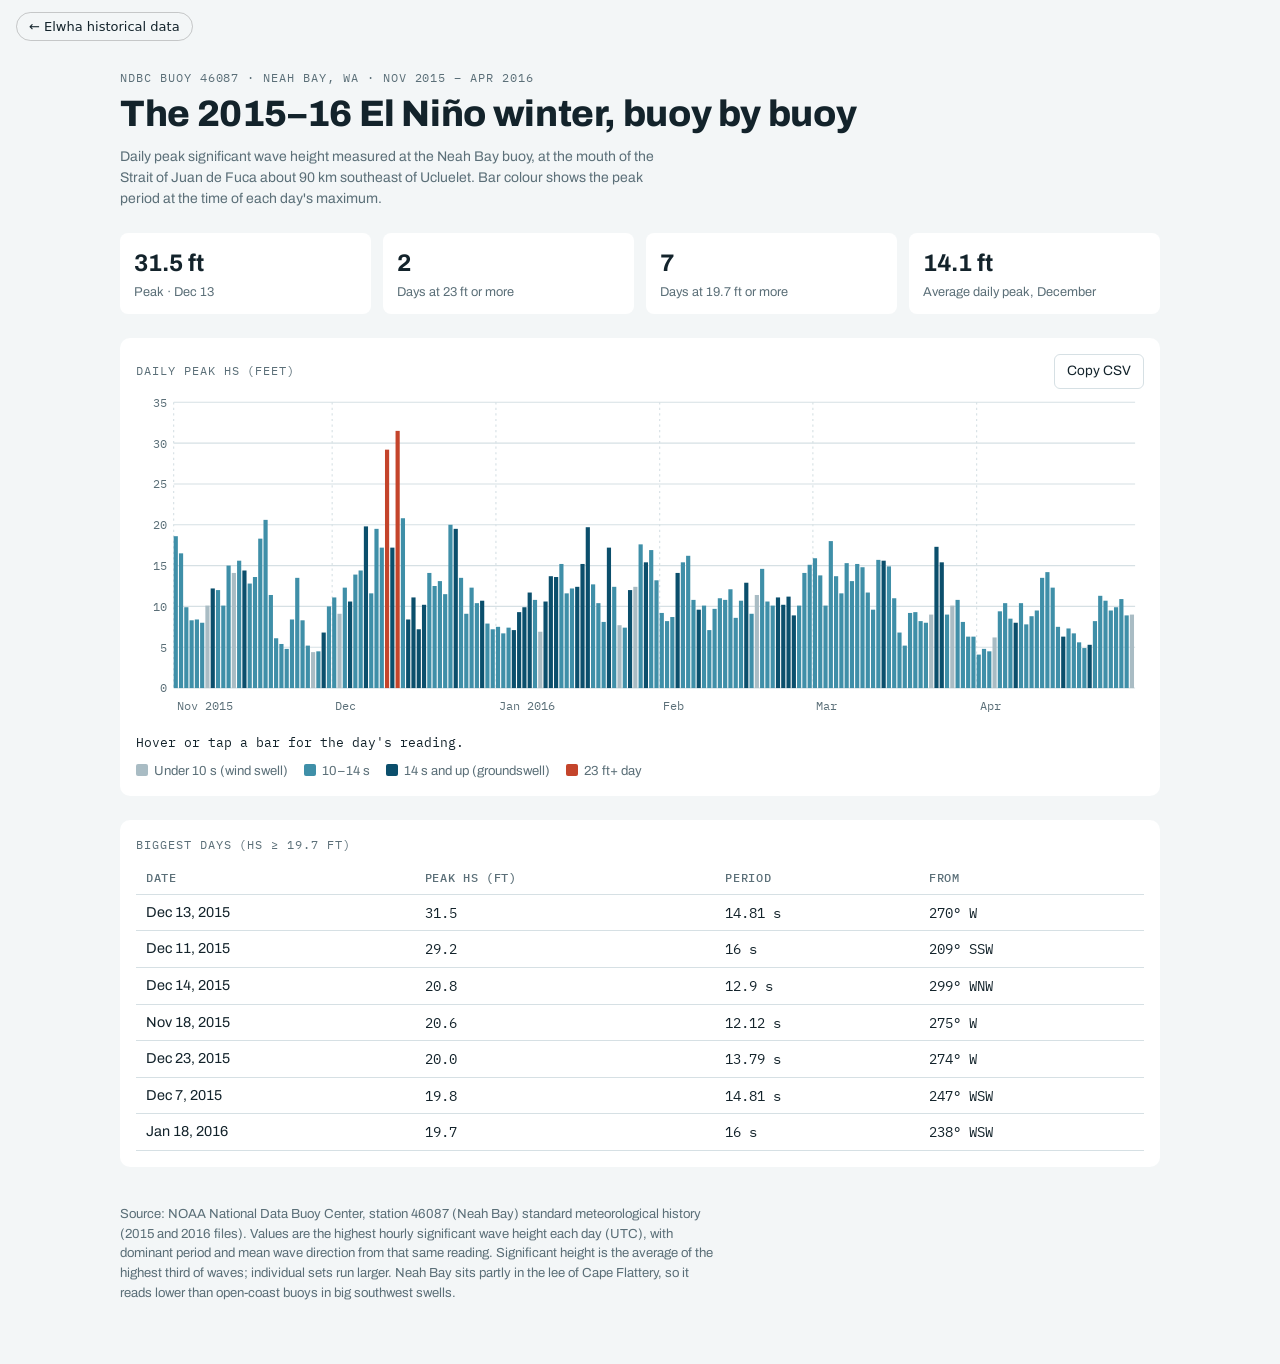
<file: history/el-nino-winter-2015-16.html>
<!doctype html><html><head><meta charset=utf8><meta name=viewport content="width=device-width,initial-scale=1,viewport-fit=cover"><style>:root{color-scheme:light;box-sizing:border-box;padding-top:env(safe-area-inset-top,0px);padding-bottom:env(safe-area-inset-bottom,0px)}html{scroll-padding-top:env(safe-area-inset-top,0px)}body{margin:0;padding:0;font:14px -apple-system,BlinkMacSystemFont,sans-serif;background:#fff;color:#000}img{max-width:100%}[hidden]:not([hidden=until-found i]){display:none!important}</style></head><body>
<a href="../historical.html" style="display:inline-block;margin:12px max(16px,env(safe-area-inset-left,0px)) 0;font:13px system-ui,sans-serif;color:inherit;text-decoration:none;padding:6px 12px;border-radius:999px;border:1px solid rgba(127,127,127,.4)">← Elwha historical data</a>
<title>El Niño Winter Swells</title>
<link rel="stylesheet" href="https://fonts.googleapis.com/css2?family=Archivo:wght@400;600;800&family=IBM+Plex+Mono:wght@400;500&display=swap">
<style>
/* Layout: single readable column; chart full-width, events table below */
:root{
  --bg:#f3f6f7; --panel:#ffffff; --fg:#13232b; --muted:#5b6f78; --grid:#d6e0e4;
  --short:#a9bcc4; --mid:#3f8fa8; --long:#0b4f6c; --hot:#c4442b;
  --display:"Archivo",system-ui,sans-serif; --body:"Archivo",system-ui,sans-serif; --mono:"IBM Plex Mono",ui-monospace,monospace;
}
@media (prefers-color-scheme: dark){:root:not([data-theme="light"]){
  --bg:#0d171c; --panel:#13222a; --fg:#e4eef1; --muted:#8fa6af; --grid:#25363e;
  --short:#4c626b; --mid:#4ea8c4; --long:#9fd8ec; --hot:#f07a5f; color-scheme:dark}}
:root[data-theme="dark"]{
  --bg:#0d171c; --panel:#13222a; --fg:#e4eef1; --muted:#8fa6af; --grid:#25363e;
  --short:#4c626b; --mid:#4ea8c4; --long:#9fd8ec; --hot:#f07a5f; color-scheme:dark}
body{background:var(--bg);color:var(--fg);font-family:var(--body);line-height:1.5}
.wrap{max-width:1040px;margin:0 auto;padding-block:28px 48px;padding-left:max(16px,env(safe-area-inset-left,0px));padding-right:max(16px,env(safe-area-inset-right,0px));display:grid;gap:24px}
h1{font-family:var(--display);font-weight:800;font-size:clamp(1.6rem,4vw,2.3rem);margin:0;text-wrap:balance;letter-spacing:-.01em}
.sub{color:var(--muted);margin:4px 0 0;max-width:68ch}
.eyebrow{font-family:var(--mono);font-size:.75rem;letter-spacing:.08em;text-transform:uppercase;color:var(--muted)}
.stats{display:grid;grid-template-columns:repeat(auto-fit,minmax(150px,1fr));gap:12px}
.stat{background:var(--panel);border-radius:8px;padding:12px 14px}
.stat b{display:block;font-family:var(--display);font-size:1.5rem;font-variant-numeric:tabular-nums}
.stat span{font-size:.8rem;color:var(--muted)}
.panel{background:var(--panel);border-radius:10px;padding:16px;min-width:0}
.chart{overflow-x:auto}
svg text{font-family:var(--mono);font-size:11px;fill:var(--muted)}
.legend{display:flex;flex-wrap:wrap;gap:16px;font-size:.82rem;color:var(--muted);margin-top:8px}
.legend i{display:inline-block;width:12px;height:12px;border-radius:2px;margin-right:6px;vertical-align:-1px}
#tip{font-family:var(--mono);font-size:.82rem;min-height:1.5em;margin-top:6px;font-variant-numeric:tabular-nums}
table{border-collapse:collapse;width:100%;font-variant-numeric:tabular-nums;font-size:.9rem}
th,td{text-align:left;padding:7px 10px;border-bottom:1px solid var(--grid)}
th{font-family:var(--mono);font-size:.72rem;letter-spacing:.06em;text-transform:uppercase;color:var(--muted);font-weight:500}
td.n{font-family:var(--mono)}
.tbl{overflow-x:auto}
.foot{font-size:.82rem;color:var(--muted);max-width:75ch}
button{font:inherit;font-size:.85rem;padding:6px 12px;border-radius:6px;border:1px solid var(--grid);background:var(--panel);color:var(--fg);cursor:pointer}
button:focus-visible,rect.bar:focus-visible{outline:2px solid var(--mid);outline-offset:2px}
.row{display:flex;flex-wrap:wrap;justify-content:space-between;align-items:baseline;gap:8px}
</style>

<div class="wrap">
  <header>
    <div class="eyebrow">NDBC buoy 46087 · Neah Bay, WA · Nov 2015 – Apr 2016</div>
    <h1>The 2015–16 El Niño winter, buoy by buoy</h1>
    <p class="sub">Daily peak significant wave height measured at the Neah Bay buoy, at the mouth of the Strait of Juan de Fuca about 90 km southeast of Ucluelet. Bar colour shows the peak period at the time of each day's maximum.</p>
  </header>

  <section class="stats" id="stats"></section>

  <section class="panel">
    <div class="row"><div class="eyebrow">Daily peak Hs (feet)</div><button id="copy" type="button">Copy CSV</button></div>
    <div class="chart"><svg id="svg" role="img" aria-label="Daily peak significant wave height, November 2015 to April 2016"></svg></div>
    <div id="tip">Hover or tap a bar for the day's reading.</div>
    <div class="legend">
      <span><i style="background:var(--short)"></i>Under 10 s (wind swell)</span>
      <span><i style="background:var(--mid)"></i>10–14 s</span>
      <span><i style="background:var(--long)"></i>14 s and up (groundswell)</span>
      <span><i style="background:var(--hot)"></i>23 ft+ day</span>
    </div>
  </section>

  <section class="panel">
    <div class="eyebrow" style="margin-bottom:8px">Biggest days (Hs ≥ 19.7 ft)</div>
    <div class="tbl"><table id="events"><thead><tr><th>Date</th><th>Peak Hs (ft)</th><th>Period</th><th>From</th></tr></thead><tbody></tbody></table></div>
  </section>

  <p class="foot">Source: NOAA National Data Buoy Center, station 46087 (Neah Bay) standard meteorological history (2015 and 2016 files). Values are the highest hourly significant wave height each day (UTC), with dominant period and mean wave direction from that same reading. Significant height is the average of the highest third of waves; individual sets run larger. Neah Bay sits partly in the lee of Cape Flattery, so it reads lower than open-coast buoys in big southwest swells.</p>
</div>

<script>
const D=[["1101",5.68,12.9,277],["1102",5.02,12.12,279],["1103",3.03,11.43,288],["1104",2.52,10.81,274],["1105",2.56,12.9,266],["1106",2.44,12.12,263],["1107",3.08,7.69,223],["1108",3.73,14.81,265],["1109",3.67,12.9,287],["1110",3.09,12.9,275],["1111",4.56,11.43,284],["1112",4.29,9.09,228],["1113",4.74,12.9,262],["1114",4.4,16,258],["1115",3.89,12.9,300],["1116",4.16,12.12,300],["1117",5.59,11.43,257],["1118",6.29,12.12,275],["1119",3.46,11.43,267],["1120",1.85,12.12,289],["1121",1.66,10,252],["1122",1.46,12.12,274],["1123",2.57,13.79,258],["1124",4.1,12.12,274],["1125",2.52,12.9,292],["1126",1.57,12.9,283],["1127",1.33,5,111],["1128",1.37,12.12,253],["1129",2.06,17.39,258],["1130",3.06,10,219],["1201",3.37,10.81,204],["1202",2.76,9.09,212],["1203",3.74,12.12,253],["1204",3.23,14.81,273],["1205",4.25,12.12,229],["1206",4.39,13.79,230],["1207",6.04,14.81,247],["1208",3.53,12.12,259],["1209",5.95,12.9,260],["1210",5.23,12.12,234],["1211",8.89,16,209],["1212",5.25,14.81,258],["1213",9.6,14.81,270],["1214",6.33,12.9,299],["1215",2.55,19.05,249],["1216",3.38,16,268],["1217",2.18,16,269],["1218",3.1,16,256],["1219",4.31,12.9,259],["1220",3.82,13.79,273],["1221",3.98,12.12,293],["1222",3.51,12.12,284],["1223",6.09,13.79,274],["1224",5.93,16,291],["1225",4.13,11.43,270],["1226",2.78,12.12,273],["1227",3.76,10,240],["1228",3.18,12.12,281],["1229",3.25,14.81,263],["1230",2.41,12.9,248],["1231",2.2,12.12,260],["0101",2.3,12.9,234],["0102",2.03,13.79,242],["0103",2.27,13.79,241],["0104",2.16,14.81,246],["0105",2.82,17.39,234],["0106",3.03,17.39,230],["0107",3.56,14.81,239],["0108",3.29,13.79,234],["0109",2.09,8.33,211],["0110",3.22,14.81,233],["0111",4.17,17.39,239],["0112",4.14,17.39,214],["0113",4.63,13.79,264],["0114",3.54,12.12,258],["0115",3.73,12.12,213],["0116",3.78,23.53,236],["0117",4.63,19.05,252],["0118",6.01,16,238],["0119",3.88,11.43,232],["0120",3.16,12.9,252],["0121",2.47,10.81,205],["0122",5.25,14.81,250],["0123",3.79,13.79,243],["0124",2.35,9.09,272],["0125",2.25,10.81,231],["0126",3.67,14.81,256],["0127",3.79,9.09,219],["0128",5.35,12.9,237],["0129",4.7,14.81,252],["0130",5.16,12.9,263],["0131",4.01,11.43,266],["0201",2.8,12.9,273],["0202",2.51,11.43,238],["0203",2.66,12.12,250],["0204",4.29,19.05,265],["0205",4.68,12.9,242],["0206",4.95,13.79,275],["0207",3.28,12.12,259],["0208",2.94,17.39,232],["0209",3.09,12.12,247],["0210",2.16,12.9,238],["0211",2.96,10,216],["0212",3.36,13.79,268],["0213",3.29,10.81,220],["0214",3.69,10.81,240],["0215",2.61,10.81,261],["0216",3.27,10,265],["0217",3.92,14.81,251],["0218",2.76,13.79,248],["0219",3.48,9.09,228],["0220",4.46,12.9,236],["0221",3.22,13.79,234],["0222",3.09,10.81,234],["0223",3.39,14.81,257],["0224",3.1,17.39,209],["0225",3.41,14.81,239],["0226",2.72,17.39,275],["0227",3.09,10.81,255],["0228",4.29,11.43,240],["0229",4.59,12.9,248],["0301",4.86,11.43,252],["0302",4.22,10,225],["0303",3.09,11.43,224],["0304",5.48,12.9,226],["0305",4.18,12.12,221],["0306",3.55,12.12,235],["0307",4.65,13.79,244],["0308",3.98,12.9,257],["0309",4.62,13.79,243],["0310",4.51,12.12,237],["0311",3.57,12.12,232],["0312",2.93,10.81,225],["0313",4.79,12.9,218],["0314",4.75,16,272],["0315",4.55,12.9,247],["0316",3.36,12.12,276],["0317",2.08,11.43,295],["0318",1.6,10,281],["0319",2.81,12.9,245],["0320",2.84,13.79,216],["0321",2.51,12.12,237],["0322",2.43,12.9,260],["0323",2.75,9.09,234],["0324",5.27,16,277],["0325",4.7,14.81,273],["0326",2.73,12.12,287],["0327",3.09,9.09,288],["0328",3.28,12.12,287],["0329",2.48,11.43,275],["0330",1.92,12.12,281],["0331",1.93,12.9,262],["0401",1.24,10.81,246],["0402",1.46,13.79,255],["0403",1.38,13.79,267],["0404",1.88,6.67,237],["0405",2.88,10,246],["0406",3.16,11.43,257],["0407",2.58,10.81,257],["0408",2.43,14.81,256],["0409",3.18,10,259],["0410",2.38,10,288],["0411",2.67,12.12,261],["0412",2.9,12.9,251],["0413",4.1,12.12,246],["0414",4.33,13.79,247],["0415",3.75,13.79,272],["0416",2.3,10.81,273],["0417",1.91,14.81,267],["0418",2.24,12.12,270],["0419",2.04,11.43,260],["0420",1.71,11.43,270],["0421",1.5,12.9,263],["0422",1.62,14.81,248],["0423",2.49,12.12,252],["0424",3.43,12.12,291],["0425",3.26,12.12,286],["0426",2.91,12.9,283],["0427",3.01,10.81,271],["0428",3.31,11.43,257],["0429",2.71,12.12,279],["0430",2.73,8.33,272]];
const MON=["","Jan","Feb","Mar","Apr","","","","","","","Nov","Dec"];
const rows=D.map(([md,h,p,d])=>{const m=+md.slice(0,2),dd=+md.slice(2);return{y:m>=11?2015:2016,m,d:dd,h:+(h*3.28084).toFixed(1),p,dir:d,label:`${MON[m]} ${dd}, ${m>=11?2015:2016}`}});
const ft=h=>(h*3.281).toFixed(1);
const compass=deg=>["N","NNE","NE","ENE","E","ESE","SE","SSE","S","SSW","SW","WSW","W","WNW","NW","NNW"][Math.round(deg/22.5)%16];
const col=r=>r.h>=23?"var(--hot)":r.p>=14?"var(--long)":r.p>=10?"var(--mid)":"var(--short)";

// stats
const max=rows.reduce((a,b)=>b.h>a.h?b:a);
const big=rows.filter(r=>r.h>=23).length, six=rows.filter(r=>r.h>=19.7).length;
const dec=rows.filter(r=>r.m===12), decAvg=dec.reduce((s,r)=>s+r.h,0)/dec.length;
document.getElementById("stats").innerHTML=[
 [`${max.h} ft`,`Peak · ${max.label.replace(", 2015","")}`],
 [big,"Days at 23 ft or more"],[six,"Days at 19.7 ft or more"],
 [`${decAvg.toFixed(1)} ft`,"Average daily peak, December"]
].map(([b,s])=>`<div class="stat"><b>${b}</b><span>${s}</span></div>`).join("");

// chart
const svg=document.getElementById("svg"),W=Math.max(720,rows.length*5),H=300,L=34,R=8,T=12,B=30;
svg.setAttribute("viewBox",`0 0 ${W} ${H}`);svg.style.width="100%";svg.style.minWidth="640px";
const yMax=35,x=i=>L+i*(W-L-R)/rows.length,bw=(W-L-R)/rows.length-1,y=v=>T+(H-T-B)*(1-v/yMax);
let s="";
for(let v=0;v<=yMax;v+=5){s+=`<line x1="${L}" x2="${W-R}" y1="${y(v)}" y2="${y(v)}" stroke="var(--grid)"/><text x="${L-6}" y="${y(v)+4}" text-anchor="end">${v}</text>`}
rows.forEach((r,i)=>{ if(r.d===1){s+=`<line x1="${x(i)}" x2="${x(i)}" y1="${T}" y2="${H-B}" stroke="var(--grid)" stroke-dasharray="2 3"/><text x="${x(i)+3}" y="${H-10}">${MON[r.m]}${r.m===1?" 2016":r.m===11?" 2015":""}</text>`}
 s+=`<rect class="bar" tabindex="0" data-i="${i}" x="${x(i)}" y="${y(r.h)}" width="${Math.max(bw,1)}" height="${y(0)-y(r.h)}" fill="${col(r)}"/>`});
svg.innerHTML=s;
const tip=document.getElementById("tip");
const show=e=>{const i=e.target.dataset.i;if(i==null)return;const r=rows[i];tip.textContent=`${r.label} · ${r.h} ft · ${r.p} s · from ${r.dir}° ${compass(r.dir)}`};
svg.addEventListener("mouseover",show);svg.addEventListener("focusin",show);svg.addEventListener("click",show);

// events
document.querySelector("#events tbody").innerHTML=rows.filter(r=>r.h>=19.7).sort((a,b)=>b.h-a.h)
 .map(r=>`<tr><td>${r.label}</td><td class="n">${r.h.toFixed(1)}</td><td class="n">${r.p} s</td><td class="n">${r.dir}° ${compass(r.dir)}</td></tr>`).join("");

// copy csv
document.getElementById("copy").addEventListener("click",async e=>{
 const csv="date,peak_hs_ft,period_s,direction_deg\n"+rows.map(r=>`${r.y}-${String(r.m).padStart(2,"0")}-${String(r.d).padStart(2,"0")},${r.h},${r.p},${r.dir}`).join("\n");
 try{await navigator.clipboard.writeText(csv);e.target.textContent="Copied"}catch(err){e.target.textContent="Copy unavailable here"}
 setTimeout(()=>e.target.textContent="Copy CSV",2000)});
</script>

</body></html>
</file>
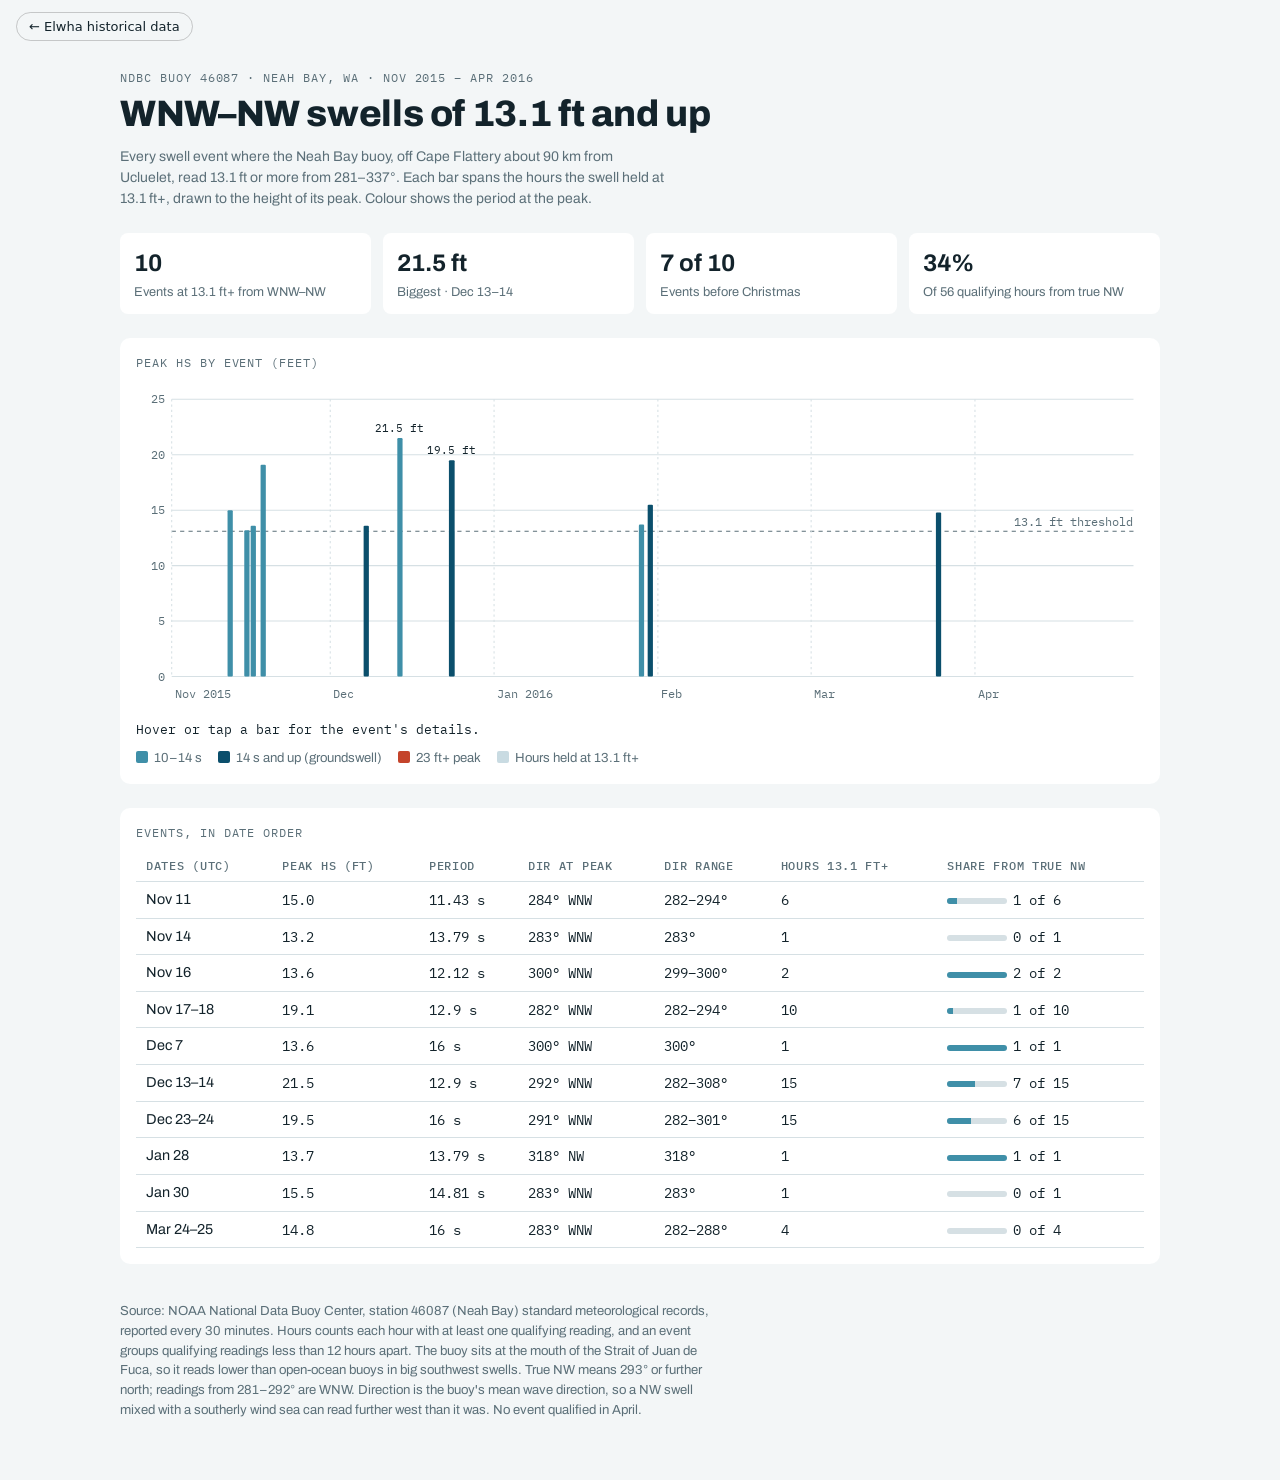
<file: history/nw-swells-2015-16.html>
<!doctype html><html><head><meta charset=utf8><meta name=viewport content="width=device-width,initial-scale=1,viewport-fit=cover"><style>:root{color-scheme:light;box-sizing:border-box;padding-top:env(safe-area-inset-top,0px);padding-bottom:env(safe-area-inset-bottom,0px)}html{scroll-padding-top:env(safe-area-inset-top,0px)}body{margin:0;padding:0;font:14px -apple-system,BlinkMacSystemFont,sans-serif;background:#fff;color:#000}img{max-width:100%}[hidden]:not([hidden=until-found i]){display:none!important}</style></head><body>
<a href="../historical.html" style="display:inline-block;margin:12px max(16px,env(safe-area-inset-left,0px)) 0;font:13px system-ui,sans-serif;color:inherit;text-decoration:none;padding:6px 12px;border-radius:999px;border:1px solid rgba(127,127,127,.4)">← Elwha historical data</a>
<title>NW Swells 2015–16</title>
<link rel="stylesheet" href="https://fonts.googleapis.com/css2?family=Archivo:wght@400;600;800&family=IBM+Plex+Mono:wght@400;500&display=swap">
<style>
/* Layout: single readable column; season timeline full-width, event table below */
:root{
  --bg:#f3f6f7; --panel:#ffffff; --fg:#13232b; --muted:#5b6f78; --grid:#d6e0e4;
  --short:#a9bcc4; --mid:#3f8fa8; --long:#0b4f6c; --hot:#c4442b; --span:#c9dbe2;
  --display:"Archivo",system-ui,sans-serif; --body:"Archivo",system-ui,sans-serif; --mono:"IBM Plex Mono",ui-monospace,monospace;
}
@media (prefers-color-scheme: dark){:root:not([data-theme="light"]){
  --bg:#0d171c; --panel:#13222a; --fg:#e4eef1; --muted:#8fa6af; --grid:#25363e;
  --short:#4c626b; --mid:#4ea8c4; --long:#9fd8ec; --hot:#f07a5f; --span:#203540; color-scheme:dark}}
:root[data-theme="dark"]{
  --bg:#0d171c; --panel:#13222a; --fg:#e4eef1; --muted:#8fa6af; --grid:#25363e;
  --short:#4c626b; --mid:#4ea8c4; --long:#9fd8ec; --hot:#f07a5f; --span:#203540; color-scheme:dark}
body{background:var(--bg);color:var(--fg);font-family:var(--body);line-height:1.5}
.wrap{max-width:1040px;margin:0 auto;padding-block:28px 48px;padding-left:max(16px,env(safe-area-inset-left,0px));padding-right:max(16px,env(safe-area-inset-right,0px));display:grid;gap:24px}
h1{font-family:var(--display);font-weight:800;font-size:clamp(1.6rem,4vw,2.3rem);margin:0;text-wrap:balance;letter-spacing:-.01em}
.sub{color:var(--muted);margin:4px 0 0;max-width:68ch}
.eyebrow{font-family:var(--mono);font-size:.75rem;letter-spacing:.08em;text-transform:uppercase;color:var(--muted)}
.stats{display:grid;grid-template-columns:repeat(auto-fit,minmax(150px,1fr));gap:12px}
.stat{background:var(--panel);border-radius:8px;padding:12px 14px}
.stat b{display:block;font-family:var(--display);font-size:1.5rem;font-variant-numeric:tabular-nums}
.stat span{font-size:.8rem;color:var(--muted)}
.panel{background:var(--panel);border-radius:10px;padding:16px;min-width:0}
.chart{overflow-x:auto}
svg text{font-family:var(--mono);font-size:11px;fill:var(--muted)}
svg text.lab{fill:var(--fg);font-size:10.5px}
.legend{display:flex;flex-wrap:wrap;gap:16px;font-size:.82rem;color:var(--muted);margin-top:8px}
.legend i{display:inline-block;width:12px;height:12px;border-radius:2px;margin-right:6px;vertical-align:-1px}
#tip{font-family:var(--mono);font-size:.82rem;min-height:1.5em;margin-top:6px;font-variant-numeric:tabular-nums}
table{border-collapse:collapse;width:100%;font-variant-numeric:tabular-nums;font-size:.9rem}
th,td{text-align:left;padding:7px 10px;border-bottom:1px solid var(--grid);white-space:nowrap}
th{font-family:var(--mono);font-size:.72rem;letter-spacing:.06em;text-transform:uppercase;color:var(--muted);font-weight:500}
td.n{font-family:var(--mono)}
.tbl{overflow-x:auto}
.meter{display:inline-block;width:60px;height:6px;background:var(--grid);border-radius:3px;vertical-align:middle;margin-right:6px;overflow:hidden}
.meter i{display:block;height:100%;background:var(--mid)}
.foot{font-size:.82rem;color:var(--muted);max-width:75ch}
rect.ev:focus-visible{outline:2px solid var(--mid);outline-offset:2px}
</style>

<div class="wrap">
  <header>
    <div class="eyebrow">NDBC buoy 46087 · Neah Bay, WA · Nov 2015 – Apr 2016</div>
    <h1>WNW–NW swells of 13.1 ft and up</h1>
    <p class="sub">Every swell event where the Neah Bay buoy, off Cape Flattery about 90 km from Ucluelet, read 13.1 ft or more from 281–337°. Each bar spans the hours the swell held at 13.1 ft+, drawn to the height of its peak. Colour shows the period at the peak.</p>
  </header>

  <section class="stats" id="stats"></section>

  <section class="panel">
    <div class="eyebrow">Peak Hs by event (feet)</div>
    <div class="chart"><svg id="svg" role="img" aria-label="WNW to NW swell events of 13.1 ft or more, November 2015 to April 2016"></svg></div>
    <div id="tip">Hover or tap a bar for the event's details.</div>
    <div class="legend">
      <span><i style="background:var(--mid)"></i>10–14 s</span>
      <span><i style="background:var(--long)"></i>14 s and up (groundswell)</span>
      <span><i style="background:var(--hot)"></i>23 ft+ peak</span>
      <span><i style="background:var(--span)"></i>Hours held at 13.1 ft+</span>
    </div>
  </section>

  <section class="panel">
    <div class="eyebrow" style="margin-bottom:8px">Events, in date order</div>
    <div class="tbl"><table id="events"><thead><tr><th>Dates (UTC)</th><th>Peak Hs (ft)</th><th>Period</th><th>Dir at peak</th><th>Dir range</th><th>Hours 13.1 ft+</th><th>Share from true NW</th></tr></thead><tbody></tbody></table></div>
  </section>

  <p class="foot">Source: NOAA National Data Buoy Center, station 46087 (Neah Bay) standard meteorological records, reported every 30 minutes. Hours counts each hour with at least one qualifying reading, and an event groups qualifying readings less than 12 hours apart. The buoy sits at the mouth of the Strait of Juan de Fuca, so it reads lower than open-ocean buoys in big southwest swells. True NW means 293° or further north; readings from 281–292° are WNW. Direction is the buoy's mean wave direction, so a NW swell mixed with a southerly wind sea can read further west than it was. No event qualified in April.</p>
</div>

<script>
// [startUTC, endUTC, peak Hs, period, dir at peak, dir min, dir max, hours, true-NW hours]
const E=[
["2015-11-11T16","2015-11-11T21",4.56,11.43,284,282,294,6,1],
["2015-11-14T20","2015-11-14T20",4.02,13.79,283,283,283,1,0],
["2015-11-16T01","2015-11-16T02",4.16,12.12,300,299,300,2,2],
["2015-11-17T22","2015-11-18T12",5.83,12.9,282,282,294,10,1],
["2015-12-07T10","2015-12-07T10",4.16,16,300,300,300,1,1],
["2015-12-13T19","2015-12-14T10",6.54,12.9,292,282,308,15,7],
["2015-12-23T11","2015-12-24T12",5.93,16,291,282,301,15,6],
["2016-01-28T12","2016-01-28T12",4.17,13.79,318,318,318,1,1],
["2016-01-30T04","2016-01-30T04",4.72,14.81,283,283,283,1,0],
["2016-03-24T17","2016-03-25T03",4.5,16,283,282,288,4,0]
].map(([s,e,h,p,d,dn,dx,n,nw])=>({s:Date.parse(s+":00Z"),e:Date.parse(e+":00Z"),h:+(h*3.28084).toFixed(1),p,d,dn,dx,n,nw}));
const MON=["Jan","Feb","Mar","Apr","May","Jun","Jul","Aug","Sep","Oct","Nov","Dec"];
const ft=h=>(h*3.281).toFixed(1);
const compass=deg=>["N","NNE","NE","ENE","E","ESE","SE","SSE","S","SSW","SW","WSW","W","WNW","NW","NNW"][Math.round(deg/22.5)%16];
const col=r=>r.h>=23?"var(--hot)":r.p>=14?"var(--long)":r.p>=10?"var(--mid)":"var(--short)";
const fmt=t=>{const d=new Date(t);return `${MON[d.getUTCMonth()]} ${d.getUTCDate()}`};
const range=r=>{const a=fmt(r.s),b=fmt(r.e);return a===b?a:(a.split(" ")[0]===b.split(" ")[0]?`${a}–${b.split(" ")[1]}`:`${a}–${b}`)};

// stats
const big=E.reduce((a,b)=>b.h>a.h?b:a), hrs=E.reduce((s,r)=>s+r.n,0), nwH=E.reduce((s,r)=>s+r.nw,0);
const preXmas=E.filter(r=>r.s<Date.parse("2015-12-26T00:00Z")).length;
document.getElementById("stats").innerHTML=[
 [E.length,"Events at 13.1 ft+ from WNW–NW"],
 [`${big.h} ft`,`Biggest · ${range(big)}`],
 [`${preXmas} of ${E.length}`,"Events before Christmas"],
 [`${Math.round(nwH/hrs*100)}%`,`Of ${hrs} qualifying hours from true NW`]
].map(([b,s])=>`<div class="stat"><b>${b}</b><span>${s}</span></div>`).join("");

// chart: Nov 1 2015 – May 1 2016 time axis
const t0=Date.parse("2015-11-01T00:00Z"),t1=Date.parse("2016-05-01T00:00Z"),DAY=864e5;
const svg=document.getElementById("svg"),W=960,H=320,L=34,R=10,T=26,B=30,yMax=25;
svg.setAttribute("viewBox",`0 0 ${W} ${H}`);svg.style.width="100%";svg.style.minWidth="640px";
const x=t=>L+(t-t0)/(t1-t0)*(W-L-R), y=v=>T+(H-T-B)*(1-v/yMax);
let s="";
for(let v=0;v<=yMax;v+=5) s+=`<line x1="${L}" x2="${W-R}" y1="${y(v)}" y2="${y(v)}" stroke="var(--grid)"/><text x="${L-6}" y="${y(v)+4}" text-anchor="end">${v}</text>`;
s+=`<line x1="${L}" x2="${W-R}" y1="${y(13.1)}" y2="${y(13.1)}" stroke="var(--muted)" stroke-dasharray="4 4"/><text x="${W-R}" y="${y(13.1)-5}" text-anchor="end">13.1 ft threshold</text>`;
[["2015-11-01","Nov 2015"],["2015-12-01","Dec"],["2016-01-01","Jan 2016"],["2016-02-01","Feb"],["2016-03-01","Mar"],["2016-04-01","Apr"]].forEach(([d,l])=>{const xx=x(Date.parse(d+"T00:00Z"));s+=`<line x1="${xx}" x2="${xx}" y1="${T}" y2="${H-B}" stroke="var(--grid)" stroke-dasharray="2 3"/><text x="${xx+3}" y="${H-10}">${l}</text>`});
E.forEach((r,i)=>{
  const xs=x(r.s), xe=Math.max(x(r.e+3600e3), xs+4), w=xe-xs, mid=(xs+xe)/2, bw=Math.max(5, Math.min(w, 9));
  s+=`<rect x="${xs}" y="${y(13.1)}" width="${w}" height="${y(0)-y(13.1)}" fill="var(--span)"/>`;
  s+=`<rect class="ev" tabindex="0" data-i="${i}" x="${mid-bw/2}" y="${y(r.h)}" width="${bw}" height="${y(0)-y(r.h)}" fill="${col(r)}" rx="1"/>`;
  if(r.h>=19.4) s+=`<text class="lab" x="${mid}" y="${y(r.h)-6}" text-anchor="middle">${r.h} ft</text>`;
});
svg.innerHTML=s;
const tip=document.getElementById("tip");
const show=e=>{const i=e.target.dataset.i;if(i==null)return;const r=E[i];tip.textContent=`${range(r)} · ${r.h} ft · ${r.p} s · peak from ${r.d}° ${compass(r.d)} · ${r.n} h at 13.1 ft+, ${r.nw} from true NW`};
svg.addEventListener("mouseover",show);svg.addEventListener("focusin",show);svg.addEventListener("click",show);

// table
document.querySelector("#events tbody").innerHTML=E.map(r=>{const pct=Math.round(r.nw/r.n*100);
 return `<tr><td>${range(r)}</td><td class="n">${r.h.toFixed(1)}</td><td class="n">${r.p} s</td><td class="n">${r.d}° ${compass(r.d)}</td><td class="n">${r.dn===r.dx?r.dn+"°":r.dn+"–"+r.dx+"°"}</td><td class="n">${r.n}</td><td class="n"><span class="meter"><i style="width:${pct}%"></i></span>${r.nw} of ${r.n}</td></tr>`}).join("");
</script>

</body></html>
</file>
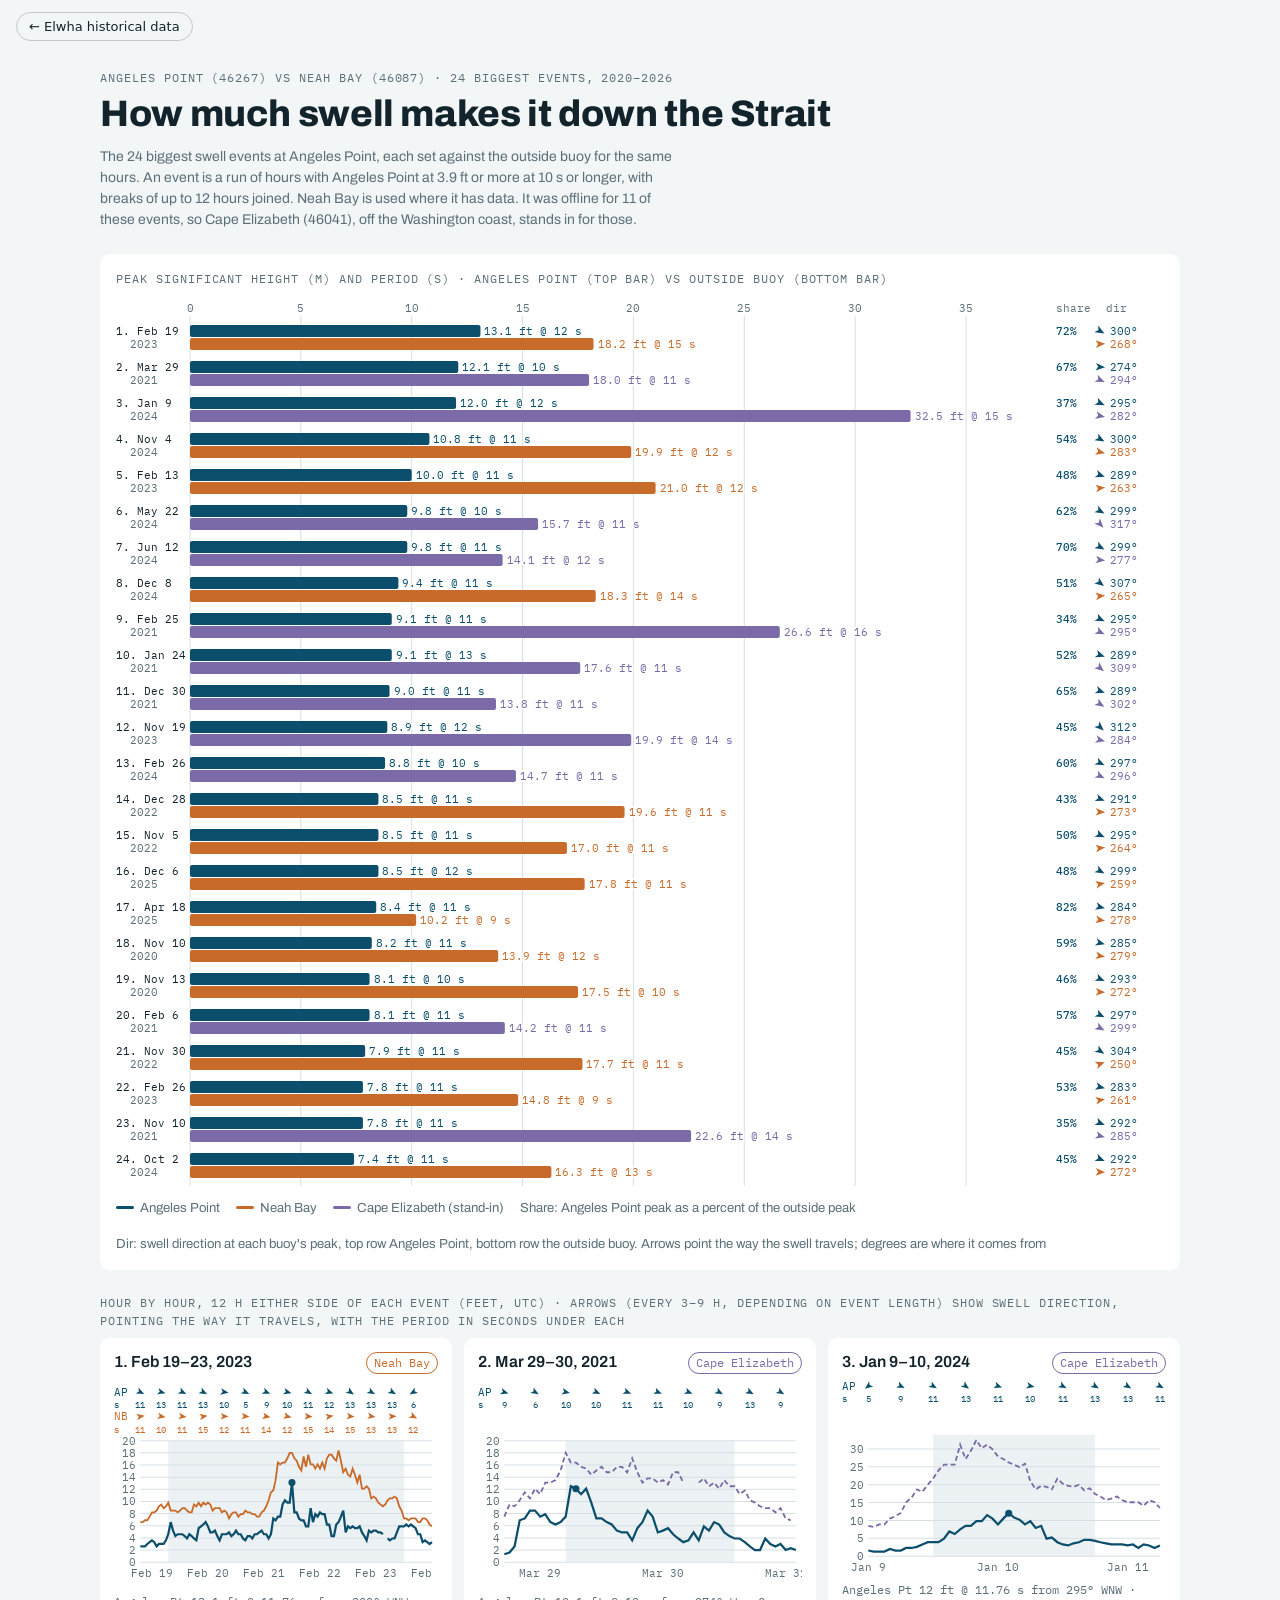
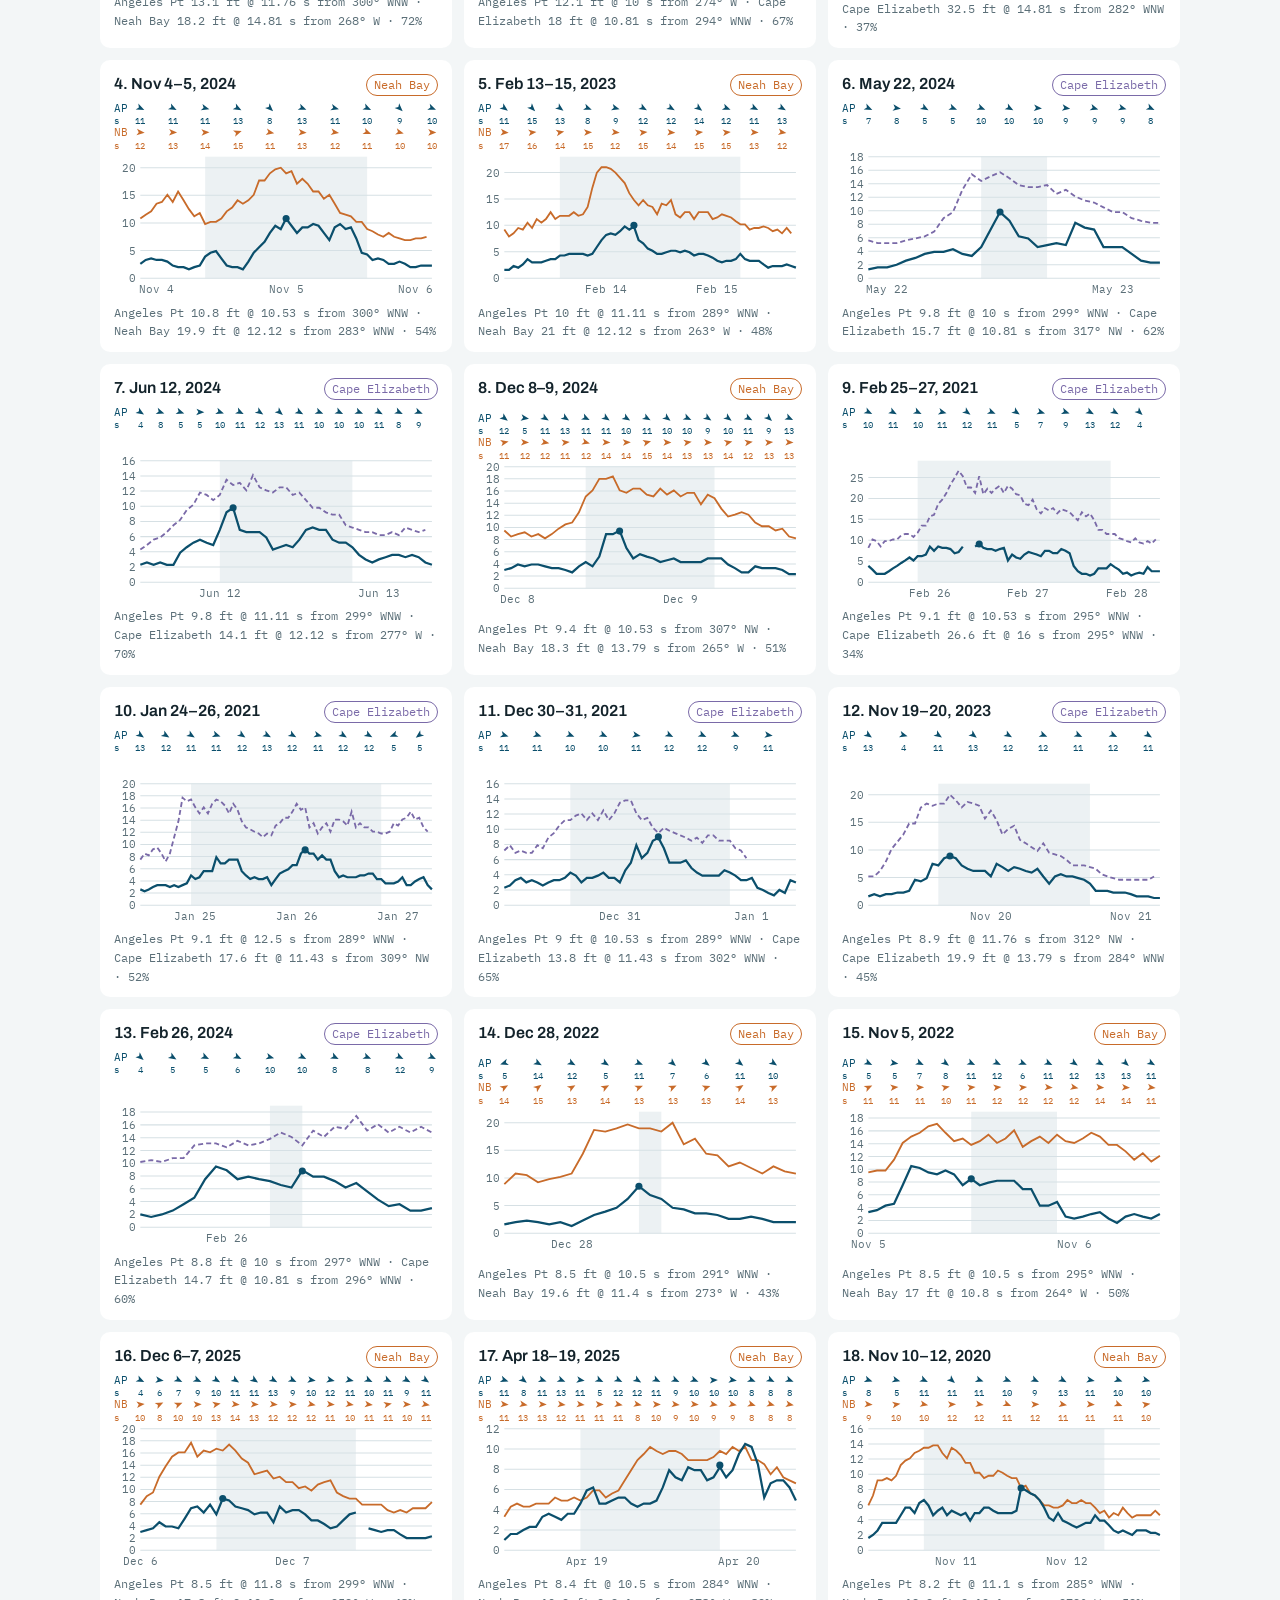
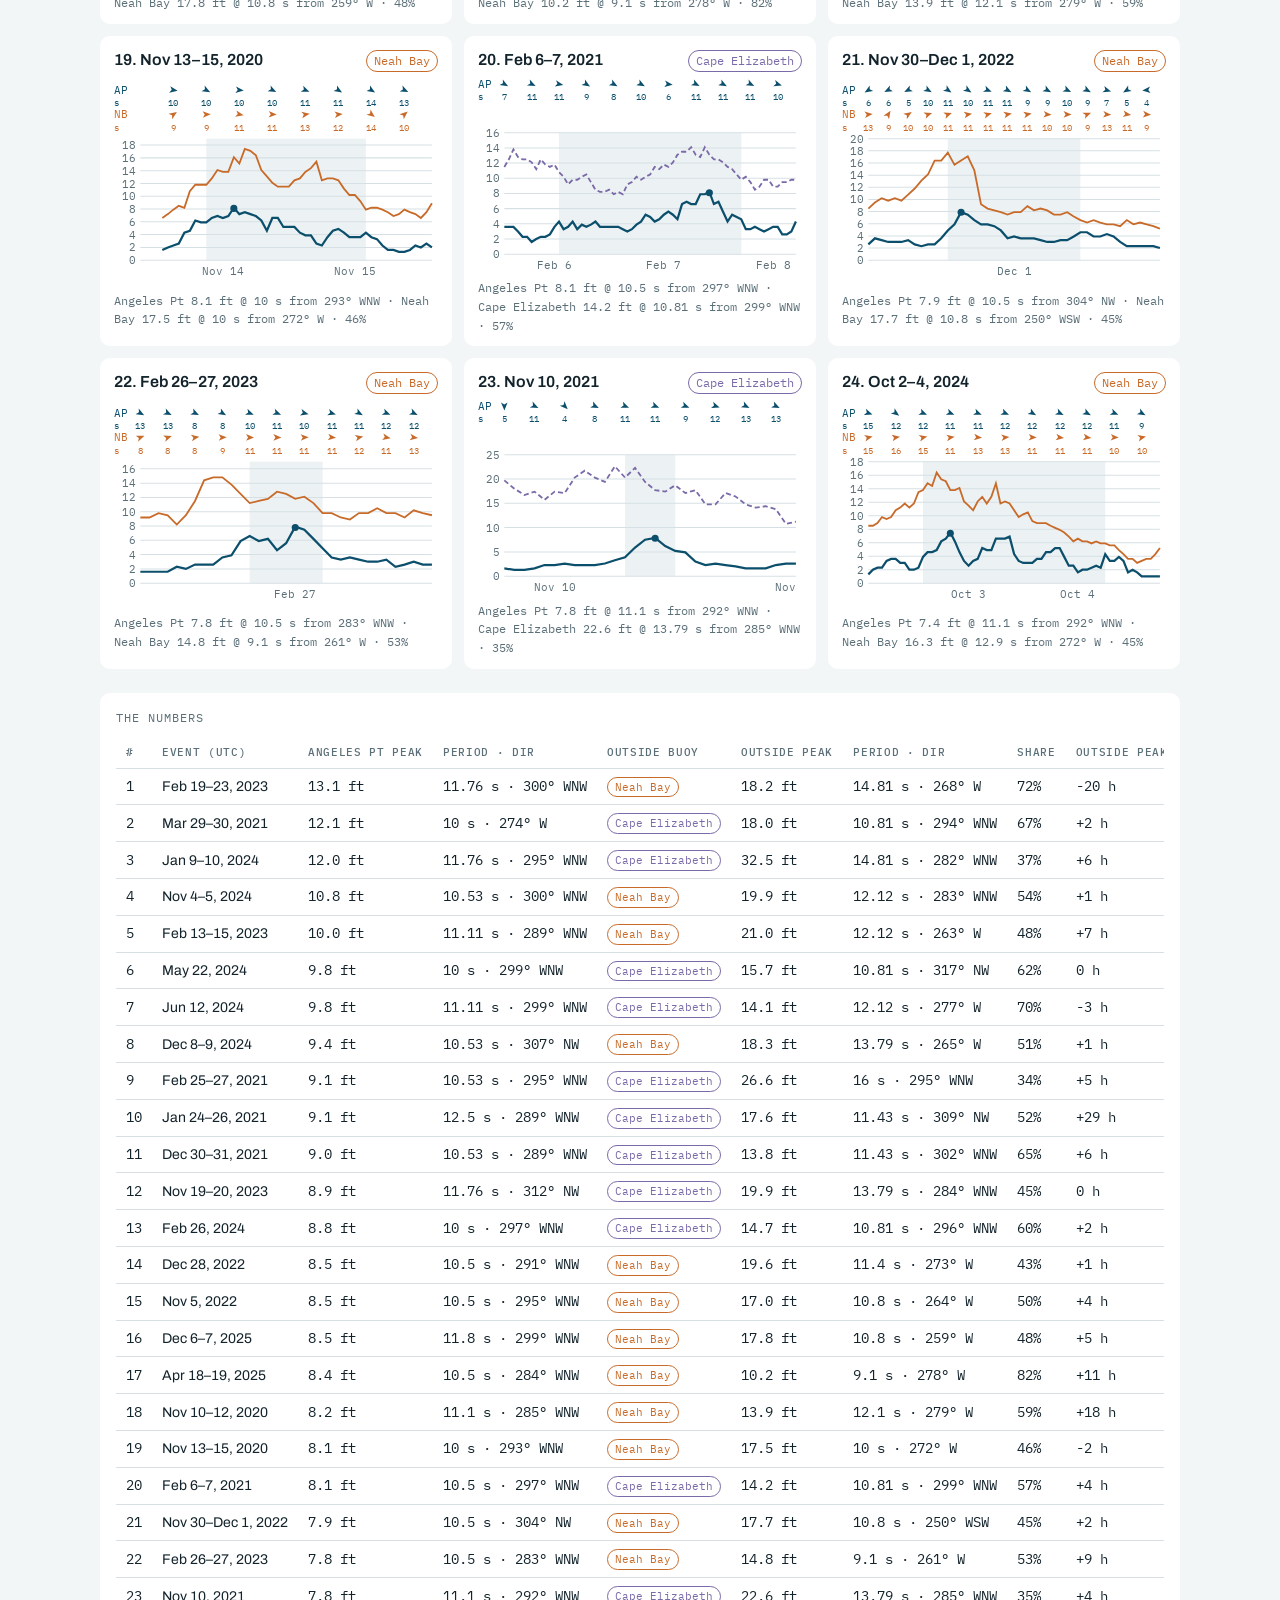
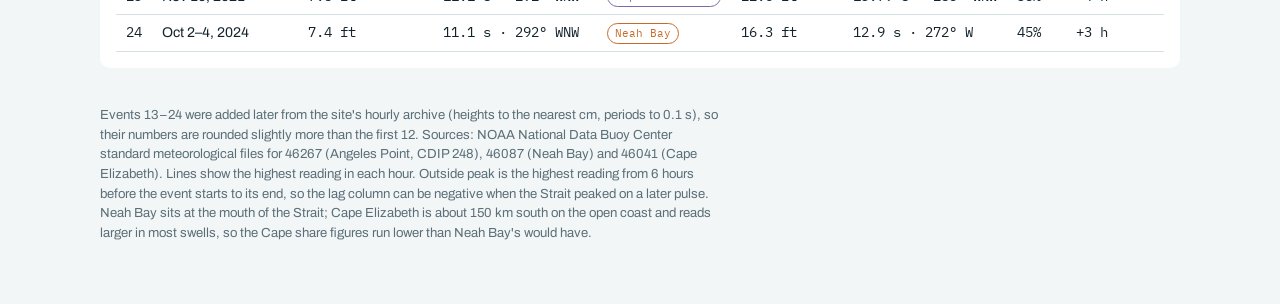
<file: history/strait-vs-offshore.html>
<!doctype html><html><head><meta charset=utf8><meta name=viewport content="width=device-width,initial-scale=1,viewport-fit=cover"><style>:root{color-scheme:light;box-sizing:border-box;padding-top:env(safe-area-inset-top,0px);padding-bottom:env(safe-area-inset-bottom,0px)}html{scroll-padding-top:env(safe-area-inset-top,0px)}body{margin:0;padding:0;font:14px -apple-system,BlinkMacSystemFont,sans-serif;background:#fff;color:#000}img{max-width:100%}[hidden]:not([hidden=until-found i]){display:none!important}</style></head><body>
<a href="../historical.html" style="display:inline-block;margin:12px max(16px,env(safe-area-inset-left,0px)) 0;font:13px system-ui,sans-serif;color:inherit;text-decoration:none;padding:6px 12px;border-radius:999px;border:1px solid rgba(127,127,127,.4)">← Elwha historical data</a>
<title>Strait vs Offshore Swell</title>
<link rel="stylesheet" href="https://fonts.googleapis.com/css2?family=Archivo:wght@400;600;800&family=IBM+Plex+Mono:wght@400;500&display=swap">
<style>
/* Layout: summary bars up top, then 24 small multiples (one per event), then the numbers table */
:root{
  --bg:#f3f6f7; --panel:#ffffff; --fg:#13232b; --muted:#5b6f78; --grid:#d6e0e4;
  --ap:#0b4f6c; --nb:#c86b2a; --ce:#7a6aa8;
  --display:"Archivo",system-ui,sans-serif; --body:"Archivo",system-ui,sans-serif; --mono:"IBM Plex Mono",ui-monospace,monospace;
}
@media (prefers-color-scheme: dark){:root:not([data-theme="light"]){
  --bg:#0d171c; --panel:#13222a; --fg:#e4eef1; --muted:#8fa6af; --grid:#25363e;
  --ap:#7cc8e4; --nb:#f0a265; --ce:#b3a6e0; color-scheme:dark}}
:root[data-theme="dark"]{
  --bg:#0d171c; --panel:#13222a; --fg:#e4eef1; --muted:#8fa6af; --grid:#25363e;
  --ap:#7cc8e4; --nb:#f0a265; --ce:#b3a6e0; color-scheme:dark}
body{background:var(--bg);color:var(--fg);font-family:var(--body);line-height:1.5}
.wrap{max-width:1080px;margin:0 auto;padding-block:28px 48px;padding-left:max(16px,env(safe-area-inset-left,0px));padding-right:max(16px,env(safe-area-inset-right,0px));display:grid;gap:24px}
h1{font-family:var(--display);font-weight:800;font-size:clamp(1.6rem,4vw,2.3rem);margin:0;text-wrap:balance;letter-spacing:-.01em}
.sub{color:var(--muted);margin:4px 0 0;max-width:72ch}
.eyebrow{font-family:var(--mono);font-size:.75rem;letter-spacing:.08em;text-transform:uppercase;color:var(--muted)}
.panel{background:var(--panel);border-radius:10px;padding:16px;min-width:0;display:grid;gap:10px}
.legend{display:flex;flex-wrap:wrap;gap:16px;font-size:.82rem;color:var(--muted)}
.legend i{display:inline-block;width:18px;height:3px;margin-right:6px;vertical-align:3px;border-radius:2px}
.legend i.dash{background:repeating-linear-gradient(90deg,var(--ce) 0 5px,transparent 5px 8px)!important}
svg text{font-family:var(--mono);font-size:11px;fill:var(--muted)}
.grid{display:grid;grid-template-columns:repeat(auto-fill,minmax(300px,1fr));gap:12px}
.card{background:var(--panel);border-radius:10px;padding:12px 14px;display:grid;gap:4px;min-width:0}
.card h3{margin:0;font-family:var(--display);font-size:1rem;font-weight:600;display:flex;justify-content:space-between;gap:8px;align-items:baseline}
.card h3 span{font-family:var(--mono);font-size:.75rem;color:var(--muted);font-weight:400}
.card .meta{font-family:var(--mono);font-size:.78rem;color:var(--muted);font-variant-numeric:tabular-nums}
.pill{display:inline-block;font-family:var(--mono);font-size:.7rem;padding:1px 7px;border-radius:999px;border:1px solid currentColor}
.scroll{overflow-x:auto}
table{border-collapse:collapse;width:100%;font-variant-numeric:tabular-nums;font-size:.88rem}
th,td{text-align:left;padding:7px 10px;border-bottom:1px solid var(--grid);white-space:nowrap}
th{font-family:var(--mono);font-size:.7rem;letter-spacing:.06em;text-transform:uppercase;color:var(--muted);font-weight:500}
td.n{font-family:var(--mono)}
.foot{font-size:.82rem;color:var(--muted);max-width:78ch}
</style>

<div class="wrap">
  <header>
    <div class="eyebrow">Angeles Point (46267) vs Neah Bay (46087) · 24 biggest events, 2020–2026</div>
    <h1>How much swell makes it down the Strait</h1>
    <p class="sub">The 24 biggest swell events at Angeles Point, each set against the outside buoy for the same hours. An event is a run of hours with Angeles Point at 3.9 ft or more at 10 s or longer, with breaks of up to 12 hours joined. Neah Bay is used where it has data. It was offline for 11 of these events, so Cape Elizabeth (46041), off the Washington coast, stands in for those.</p>
  </header>

  <section class="panel">
    <div class="eyebrow">Peak significant height (m) and period (s) · Angeles Point (top bar) vs outside buoy (bottom bar)</div>
    <div><svg id="bars" style="display:block" role="img" aria-label="Peak wave height at Angeles Point compared with the outside buoy for the 24 biggest events"></svg></div>
    <div class="legend">
      <span><i style="background:var(--ap)"></i>Angeles Point</span>
      <span><i style="background:var(--nb)"></i>Neah Bay</span>
      <span><i style="background:var(--ce)"></i>Cape Elizabeth (stand-in)</span>
      <span>Share: Angeles Point peak as a percent of the outside peak</span>
      <span>Dir: swell direction at each buoy's peak, top row Angeles Point, bottom row the outside buoy. Arrows point the way the swell travels; degrees are where it comes from</span>
    </div>
  </section>

  <section>
    <div class="eyebrow" style="margin-bottom:8px">Hour by hour, 12 h either side of each event (feet, UTC) · arrows (every 3–9 h, depending on event length) show swell direction, pointing the way it travels, with the period in seconds under each</div>
    <div class="grid" id="grid"></div>
  </section>

  <section class="panel">
    <div class="eyebrow">The numbers</div>
    <div class="scroll"><table id="tbl"><thead><tr><th>#</th><th>Event (UTC)</th><th>Angeles Pt peak</th><th>Period · dir</th><th>Outside buoy</th><th>Outside peak</th><th>Period · dir</th><th>Share</th><th>Outside peak to AP peak</th></tr></thead><tbody></tbody></table></div>
  </section>

  <p class="foot">Events 13–24 were added later from the site's hourly archive (heights to the nearest cm, periods to 0.1 s), so their numbers are rounded slightly more than the first 12. Sources: NOAA National Data Buoy Center standard meteorological files for 46267 (Angeles Point, CDIP 248), 46087 (Neah Bay) and 46041 (Cape Elizabeth). Lines show the highest reading in each hour. Outside peak is the highest reading from 6 hours before the event starts to its end, so the lag column can be negative when the Strait peaked on a later pulse. Neah Bay sits at the mouth of the Strait; Cape Elizabeth is about 150 km south on the open coast and reads larger in most swells, so the Cape share figures run lower than Neah Bay's would have.</p>
</div>

<script>
const RAW=`NB|2023-02-19T07|2023-02-23T12|2023-02-21T12|4|11.76|300|2023-02-22T08|5.56|14.81|268|2023-02-18T19|0.8 0.8 0.8 0.9 1 1.1 1 0.8 0.9 0.9 0.9 1.1 1.4 2 1.6 1.3 1.4 1.4 1.4 1.3 1.2 1.4 1.3 1.2 1.1 1.7 1.8 1.9 2 1.8 1.5 1.5 1.6 1.3 1.1 1.4 1.4 1.4 1.5 1.3 1.4 1.6 1.4 1.4 1.2 1.1 1.3 1.3 1.2 1.4 1.4 1.5 1.6 1.4 1.4 1.2 1.4 2.2 2.1 2.3 2.3 2.9 3.1 3 3 4 2.5 2.5 2.2 2.1 2.1 1.8 1.8 2.7 2 2.4 2.3 2.5 2.4 2.4 1.9 1.9 1.3 1.3 1.9 2 2.3 2.6 1.5 1.8 1.7 1.8 1.7 1.7 1.8 1.5 1.3 1.1 1.6 1.5 1.6 1.6 1.5 1.5 1.4  1.2 1.1 1.2 1.2 1.5 1.8 1.8 1.8 1.9 1.8 1.9 1.8 1.7 1.4 1.4 1 1.1 1 0.9 1|2 2 2.1 2.1 2.3 2.5 2.5 2.6 2.8 2.9 2.7 2.8 3 2.6 2.6 2.6 2.5 2.6 2.7 2.7 2.6 2.5 2.5 2.9 2.8 3 2.8 3 2.9 3 2.9 2.6 2.7 2.7 2.7 2.5 2.6 2.5 2.2 2.4 2.5 2.5 2.3 2.4 2.4 2.6 2.5 2.5 2.4 2.4 2.3 2.3 2.5 2.6 2.8 3.1 3.5 3.6 4.1 5 4.9 5 5 5.2 5.5 5.5 5.2 5.1 4.8 4.6 5.3 4.8 5.4 4.9 4.9 4.7 4.9 4.7 5 4.7 5.2 5.4 5.4 5.2 5.1 5.6 5.1 4.5 4.7 4.4 4.3 4.7 4.4 4 4.4 3.7 3.7 3.8 3.7 3.2 3.3 3.2 3 2.9 2.8 2.9 3.1 3.2 3.2 3.3 3.2 2.8 2.6 2.2 2.2 2.1 2.2 2.2 2.2 2 2 2.2 2.2 2.1 1.9 1.8
CE|2021-03-29T05|2021-03-30T14|2021-03-29T07|3.69|10|274|2021-03-29T05|5.48|10.81|294|2021-03-28T17|0.4 0.5 0.8 2.1 2.2 2.6 2.6 2.3 2.4 2 1.9 2 2.3 3.8 3.7 3.4 3.7 3 2.2 2.2 2 1.9 1.6 1.5 1.5 1.1 1.7 2 2.6 2.3 1.5 1.6 1.7 1.4 1.2 1 1.1 1.5 1.1 1.8 1.6 2 1.9 1.5 1.3 1.2 1.2 1 0.8 0.6 0.6 1.2 0.9 0.8 0.9 0.6 0.7 0.6|2.3 2.9 2.8 3.1 3.5 3.2 3.7 3.4 4 4 4.1 4.6 5.5 5 5 4.8 4.7 4.4 4.6 4.8 4.5 4.5 4.8 4.8 4.5 5.2 4.5 4 4.2 4.2 4 4.1 3.9 4.5 4.5 4   4 4.2 3.8 4 3.7 4.1 3.8 3.8 3.4 3.6 3.1 3 2.8 2.7 2.7 2.5 2.7 2.2 2.1
CE|2024-01-09T12|2024-01-10T18|2024-01-10T02|3.65|11.76|295|2024-01-09T20|9.9|14.81|282|2024-01-09T00|0.5 0.4 0.4 0.4 0.6 0.5 0.5 0.7 0.7 0.8 1 1.2 1.2 1.2 1.5 2.1 1.9 2.3 2.6 2.6 3 3 3.5 3.2 2.7 3.2 3.7 3.3 3.1 2.7 3 2.4 2.6 1.5 1.6 1.2 1 0.9 1.1 1.2 1.4 1.4 1.3 1.2 1.1 1 1 1 0.9 1 0.7 1 0.9 0.7 0.9|2.6 2.5 2.7 2.7 3.2 3.4 3.7 4.6 5 5.7 5.5 6.1 6.6 7.3 7.8 7.8 7.8 9.5 8.3 9 9.9 9.2 9.5 9.1 8.5 8.3 8 7.8 7.6 7.9 6.4 5.7 6 5.9 5.7 6.6 6.2 6 5.9 6.1 5.6 5.8 5.3 5.1 4.8 4.9 5.1 4.8 4.6 4.6 4.6 4.3 4.8 4.6 4.1
NB|2024-11-04T09|2024-11-05T15|2024-11-05T00|3.28|10.53|300|2024-11-04T23|6.08|12.12|283|2024-11-03T21|0.8 1 1.1 1 1 0.9 0.7 0.6 0.6 0.5 0.6 0.7 1.2 1.4 1.5 1.1 0.7 0.6 0.6 0.5 0.9 1.4 1.7 2 2.5 2.9 2.7 3.3 2.9 2.5 2.8 2.8 3 2.9 2.5 2.1 2.8 3 2.7 2.8 2.2 1.4 1.3 1 1.1 1 0.8 0.8 0.9 0.8 0.6 0.6 0.7 0.7 0.7|3.3 3.5 3.7 4.1 4.2 4.6 4.2 4.8 4.3 3.8 3.4 3.6 3 3.1 3.1 3.3 3.7 3.9 4.3 4.1 4.3 4.6 5.4 5.4 5.8 6 6.1 5.8 5.9 5.2 5.5 5.2 4.8 4.8 4.4 4.6 4.1 3.6 3.5 3.4 3.1 3.1 2.7 2.6 2.4 2.3 2.5 2.3 2.2 2.1 2.1 2.2 2.2 2.3
NB|2023-02-13T14|2023-02-15T05|2023-02-14T06|3.04|11.11|289|2023-02-13T23|6.4|12.12|263|2023-02-13T02|0.5 0.5 0.7 0.6 0.8 1.1 0.9 0.9 0.9 1 1.1 1.1 1.3 1.3 1.4 1.4 1.4 1.4 1.3 1.4 1.8 2.2 2.5 2.6 2.5 2.7 3 2.8 3 2.2 2 1.7 1.6 1.4 1.4 1.5 1.6 1.6 1.5 1.6 1.5 1.3 1.4 1.4 1.3 1.2 1 0.9 1 1 1.1 1.4 1.1 1 1 1 0.8 0.6 0.7 0.7 0.7 0.8 0.7 0.6|2.8 2.4 2.6 2.9 2.8 3.2 2.9 3.4 3.2 3.4 3.8 3.4 3.6 3.6 3.6 3.8 3.6 3.7 4.1 5.2 6.1 6.4 6.4 6.3 6.1 5.8 5.5 4.9 4.5 4.2 4.5 4.2 4.1 3.7 4.3 4.2 4.5 3.7 3.5 3.8 3.8 3.4 3.8 3.8 3.8 3.4 3.5 3.7 3.6 3.5 3.3 3.1 3.1 2.8 2.9 2.9 3 2.9 2.7 2.8 2.6 2.9 2.6
CE|2024-05-22T10|2024-05-22T17|2024-05-22T12|2.98|10|299|2024-05-22T12|4.8|10.81|317|2024-05-21T22|0.4 0.5 0.5 0.6 0.8 0.9 1.1 1.2 1.2 1.3 1.1 1 1.4 2.2 3 2.6 1.9 1.8 1.4 1.5 1.6 1.5 2.5 2.3 2.2 1.4 1.4 1.4 1.1 0.8 0.7 0.7|1.7 1.6 1.6 1.6 1.7 1.8 1.9 2.1 2.7 3 4 4.7 4.4 4.6 4.8 4.5 4.2 4.1 4.1 4.2 3.8 4 3.7 3.5 3.4 3.2 3 3 2.7 2.6 2.5 2.5
CE|2024-06-12T00|2024-06-12T20|2024-06-12T02|2.98|11.11|299|2024-06-12T05|4.31|12.12|277|2024-06-11T12|0.7 0.8 0.7 0.8 0.7 0.7 1.2 1.4 1.6 1.7 1.6 1.5 2.1 2.8 3 2.1 2 2 2 1.8 1.3 1.4 1.5 1.4 1.7 2.1 2.2 2.1 2.1 1.7 1.6 1.6 1.4 1.1 0.9 0.8 0.9 1 1.1 1.1 1 1.1 1 0.8 0.7|1.3 1.5 1.7 1.8 2 2.3 2.5 2.9 3.1 3.6 3.5 3.3 3.5 4.1 3.9 4 3.7 4.3 3.8 3.7 3.6 3.8 3.8 3.5 3.6 3.3 3 3 2.8 2.7 2.7 2.3 2.2 2.1 2 2 1.9 1.9 2 1.9 2.2 2.1 2 2.1
NB|2024-12-08T10|2024-12-09T05|2024-12-08T15|2.87|10.53|307|2024-12-08T14|5.58|13.79|265|2024-12-07T22|0.9 1 1.2 1.1 1.2 1.2 1.1 1 1 0.9 0.8 1.1 1.3 1.1 1.6 2.7 2.7 2.9 2 1.5 1.7 1.6 1.5 1.3 1.4 1.5 1.3 1.3 1.3 1.3 1.5 1.5 1.5 1.2 1 0.8 0.8 1.1 1 1 1 0.9 0.7 0.7|2.9 2.6 2.7 2.8 2.6 2.7 2.5 2.7 3 3.2 3.3 3.8 4.6 4.9 5.5 5.5 5.6 4.9 4.8 5 5 4.7 4.6 5 4.7 4.9 4.6 4.8 4.8 4.2 4.7 4.5 4 3.6 3.7 3.8 3.7 3.3 3.1 3.1 2.9 3 2.6 2.5
CE|2021-02-25T21|2021-02-27T20|2021-02-26T12|2.78|10.53|295|2021-02-26T07|8.1|16|295|2021-02-25T09|1.2 0.9 0.6 0.6 0.6 0.8 1 1.2 1.4 1.6 1.8 1.6 1.9 1.9 2 2.6 2.3 2.6 2.5 2.5 2.4 2.1 2.2 2.6   2.6 2.8 2.5 2.4 2.4 2.3 2.4 2.5 1.6 2 1.8 1.7 2 2.2 2.1 2 1.9 2.3 2.3 2.1 2.1 2.4 2.3 2.1 1.2 0.8 0.6 0.6 0.5 0.6 1 1 1 1.3 1.1 0.9 0.6 0.7 0.5 0.6 0.7 0.6 1.1 0.8 0.8 0.8|2.5 3.1 3 2.6 3 3 3.1 3.1 3.4 3.5 3.5 3.3 3.6 4.1 4.1 4.8 4.9 5.7 6 6.5 7.1 7.6 8.1 7.7 6.9 6.9 6.5 7.7 6.4 6.8 6.5 6.8 7 6.5 7 6.8 6.4 6.3 5.7 5.6 6 5.3 5 5.4 5.2 5.4 5 5.3 5.2 5.1 4.8 4.5 5.1 4.8 5 4.5 3.8 3.8 3.5 3.5 3.5 3.2 3.1 3 2.9 3.2 2.9 2.8 3 2.8 3.1
CE|2021-01-24T23|2021-01-26T20|2021-01-26T02|2.76|12.5|289|2021-01-24T21|5.35|11.43|309|2021-01-24T11|0.8 0.7 0.8 0.9 1 1 1 0.9 1 0.9 1 1.1 1.5 1.3 1.4 1.7 1.7 1.7 2.4 2.1 2.1 2.3 2.3 2.3 1.7 1.5 1.3 1.4 1.3 1.3 1.4 1 1.3 1.6 1.7 1.8 2 2 2.6 2.8 2.6 2.6 2.3 2.5 2.3 2.3 1.7 1.4 1.5 1.4 1.4 1.4 1.5 1.5 1.6 1.6 1.3 1.3 1.1 1.1 1.1 1.2 1.4 1 1 1.2 1.3 1.4 1 0.8|2.3 2.6 2.5 2.8 2.9 2.6 2.2 2.6 3.4 4.2 5.4 5.2 5.3 4.9 4.6 4.9 4.6 5.1 5.3 5.2 5 4.6 5.1 4.8 4.2 3.9 3.8 3.7 3.6 3.4 3.6 3.5 4 4.1 4.4 4.4 4.7 5.1 4.8 4.9 3.9 4.1 3.6 3.9 4.1 3.7 4.3 4.3 4.2 4 4.7 3.9 4.1 3.9 3.9 3.7 3.7 3.6 3.6 3.7 4.1 4 4.3 4.4 4.7 4.3 4.4 3.9 3.7
CE|2021-12-30T15|2021-12-31T20|2021-12-31T07|2.74|10.53|289|2021-12-31T01|4.22|11.43|302|2021-12-30T03|0.7 0.8 1 1.1 0.9 1 0.9 0.8 0.9 1 1 1.1 1.3 1.2 0.9 1.1 1.1 1.2 1.3 1.1 1.1 0.9 1.4 1.7 2.4 1.9 2.1 2.6 2.7 2.3 1.7 1.7 1.7 1.8 1.5 1.3 1.2 1.2 1.2 1.2 1.4 1.3 1.2 1 1 1.1 0.7 0.6 0.5 0.4 0.6 0.5 1 0.9|2.2 2.4 2.1 2.2 2.1 2.1 2.4 2.3 2.7 2.9 3.2 3.4 3.4 3.6 3.7 3.4 3.7 3.4 3.8 3.4 3.7 4.1 4.2 4.2 3.7 3.4 3.5 3.1 2.9 3.1 3 2.9 2.8 2.7 2.6 2.7 2.5 2.8 2.8 2.6 2.6 2.6 2.3 2.2 1.9
CE|2023-11-19T15|2023-11-20T17|2023-11-19T17|2.7|11.76|312|2023-11-19T17|6.08|13.79|284|2023-11-19T03|0.5 0.6 0.5 0.6 0.6 0.7 0.7 0.8 1.4 1.3 1.5 2.3 2.2 2.6 2.7 2.6 2.2 2 1.9 1.9 1.9 1.6 2.3 2.1 1.9 2.1 2 1.9 1.8 2 1.6 1.2 1.6 1.7 1.6 1.6 1.5 1.4 1.2 0.8 0.8 0.8 0.7 0.7 0.7 0.6 0.5 0.5 0.5 0.4 0.4|1.6 1.6 1.9 2.4 3.1 3.5 3.9 4.5 4.5 5.4 5.6 5.5 5.6 5.6 6.1 5.8 5.4 5.7 5.6 5.5 4.8 5.2 4.7 3.9 4.2 4.4 3.6 3.4 3.2 3 3.4 2.9 2.8 2.7 2.5 2.2 2.2 2.2 2.1 2 1.7 1.6 1.5 1.4 1.4 1.4 1.4 1.4 1.4 1.6
CE|2024-02-26T04|2024-02-26T07|2024-02-26T07|2.67|10|297|2024-02-26T05|4.48|10.81|296|2024-02-25T16|0.6 0.5 0.6 0.8 1.1 1.4 2.3 2.9 2.7 2.3 2.4 2.3 2.2 2 1.9 2.7 2.4 2.4 2.2 1.9 2.1 1.7 1.3 1 1.1 0.8 0.8 0.9|3.1 3.2 3.1 3.3 3.3 3.9 4 4 3.8 4.1 3.9 4 4.2 4.5 4.3 3.9 4.6 4.3 4.8 4.7 5.3 4.6 4.9 4.5 4.8 4.5 4.8 4.5
NB|2022-12-28T06|2022-12-28T08|2022-12-28T06|2.6|10.5|291|2022-12-28T05|5.96|11.4|273|2022-12-27T18|0.5 0.6 0.7 0.6 0.5 0.6 0.4 0.7 1 1.2 1.4 1.9 2.6 2.1 1.9 1.4 1.3 1.1 1.1 1 0.8 0.8 0.9 0.8 0.6 0.6 0.6|2.7 3.3 3.2 2.8 3 3.1 3.3 4.4 5.7 5.6 5.8 6 5.8 5.8 5.6 6.1 4.9 5.2 4.4 4.3 3.7 3.9 3.6 3.3 3.7 3.4 3.3
NB|2022-11-05T12|2022-11-05T22|2022-11-05T12|2.58|10.5|295|2022-11-05T08|5.17|10.8|264|2022-11-05T00|1 1.1 1.3 1.4 2.3 3.2 3.1 2.9 2.8 3 2.8 2.3 2.6 2.3 2.4 2.5 2.5 2.5 2.1 2.1 1.3 1.3 1.5 0.8 0.7 0.8 0.9 1 0.7 0.5 0.8 0.9 0.8 0.7 0.9|2.9 3 3 3.5 4.3 4.6 4.8 5.1 5.2 4.8 4.4 4.5 4.2 4.4 4.7 4.3 4.5 4.9 4.1 4.4 4.6 4.3 4.7 4.4 4.3 4.5 4.8 4.6 4.2 4.2 3.9 3.5 3.8 3.4 3.7
NB|2025-12-06T12|2025-12-07T10|2025-12-06T13|2.58|11.8|299|2025-12-06T08|5.42|10.8|259|2025-12-06T00|0.9 1 1.1 1.4 1.2 1.2 1.1 1.6 2.1 2.2 1.9 2.3 1.8 2.6 2.5 2.2 2.1 2 1.8 1.9 1.9 1.4 2.2 1.9 2 2 1.8 1.5 1.5 1.3 1.1 1.2 1.5 1.8 1.9  1.1 1 0.9 1 1 0.8 0.6 0.6 0.6 0.6 0.7|2.3 2.7 2.9 3.7 4.2 4.7 4.9 4.9 5.4 4.7 5 4.9 5.1 5 5.3 5 4.6 4.4 3.8 3.9 4 3.6 3.7 3.4 3.4 3.1 3.2 3 3.3 3.4 3.5 2.9 2.7 2.6 2.6 2.3 2.3 2.3 2.3 2 1.9 2 1.9 2.1 2.1 2.1 2.4
NB|2025-04-18T23|2025-04-19T21|2025-04-19T21|2.55|10.5|284|2025-04-19T10|3.12|9.1|278|2025-04-18T11|0.3 0.5 0.5 0.6 0.7 0.7 1 1.1 1 0.9 1.1 1.1 1.4 1.8 1.9 1.4 1.4 1.5 1.6 1.6 1.4 1.3 1.4 1.4 1.5 1.9 2.4 2.2 2.1 2.5 2.4 2.4 2.1 2.2 2.5 2.2 2.4 2.9 3.2 3.1 2.6 1.6 2 2.1 2.1 1.9 1.5|1 1.3 1.4 1.3 1.3 1.4 1.4 1.4 1.6 1.5 1.5 1.6 1.5 1.6 1.8 1.8 1.6 1.7 1.8 2.1 2.4 2.7 2.9 3.1 3 2.9 3 3 2.9 2.7 2.7 2.7 2.7 2.8 3 2.9 3.1 3 3.1 2.7 2.7 2.6 2.3 2.5 2.2 2.1 2
NB|2020-11-10T17|2020-11-12T08|2020-11-11T14|2.49|11.1|285|2020-11-10T20|4.25|12.1|279|2020-11-10T05|0.5 0.6 0.8 1.1 1.1 1.1 1.1 1.4 1.7 1.7 1.5 1.9 2 1.8 1.4 1.6 1.7 1.4 1.6 1.5 1.4 1.5 1.2 1.5 1.5 1.7 1.7 1.6 1.5 1.5 1.5 1.5 1.6 2.5 2.4 2.3 2.2 2 1.7 1.3 1.2 1.5 1.2 1.1 1 0.9 1 1.1 1.1 1.4 1.2 1.2 1 0.8 0.7 0.8 0.7 0.6 0.8 0.8 0.8 0.7 0.7 0.6|1.8 2.2 2.8 2.8 2.9 2.8 3 3.4 3.6 3.7 3.9 4 4.1 4.1 4.2 4.2 3.9 3.7 4.1 4 3.8 3.5 3.5 3.1 3.1 2.9 3 3 3.2 3.1 3 2.9 2.9 2.5 2.6 2.3 2.2 2 1.8 1.8 1.7 1.7 1.8 2 1.9 1.9 2 1.9 1.9 1.7 1.5 1.6 1.3 1.5 1.4 1.7 1.5 1.3 1.4 1.4 1.4 1.4 1.6 1.4
NB|2020-11-13T21|2020-11-15T02|2020-11-14T02|2.48|10|293|2020-11-14T04|5.32|10|272|2020-11-13T09|    0.5 0.6 0.7 0.8 1.3 1.4 1.9 1.8 1.8 2 2.1 2 2.1 2.5 2.2 2.3 2.2 2.1 1.9 1.4 2 2 1.6 1.6 1.6 1.3 1.2 1.2 0.8 0.7 1.1 1.4 1.5 1.3 1.1 1.1 1.1 1.3 1.1 1 0.7 0.5 0.5 0.4 0.4 0.5 0.7 0.6 0.8 0.6|    2 2.2 2.4 2.6 2.5 3.3 3.6 3.6 3.6 3.9 4.3 4.2 4.2 4.9 4.6 5.3 5.2 5 4.3 4 3.7 3.5 3.5 3.5 3.8 3.9 4.2 4.4 4.7 3.8 3.9 3.9 3.8 3.4 3.1 3.1 2.8 2.4 2.5 2.5 2.4 2.3 2.1 2.2 2.4 2.3 2.2 2 2.3 2.7
CE|2021-02-06T01|2021-02-07T17|2021-02-07T10|2.48|10.5|297|2021-02-07T06|4.33|10.81|299|2021-02-05T13|1.1 1.1 1.1 0.9 0.7 0.7 0.5 0.6 0.7 0.7 0.8 1.1 1.3 1 1.1 1.3 1 1.2 1.1 1.2 1.3 1.1 1.1 1.1 1.1 1.1 1 0.9 1 1.2 1.3 1.6 1.5 1.3 1.4 1.6 1.7 1.6 1.4 2 2.1 2 2 2.4 2.4 2.5 2 2.1 1.7 1.3 1.6 1.5 1.4 1 1 1.1 1 0.9 1 1.1 1.1 0.8 0.8 0.9 1.3|3.5 3.8 4.2 3.9 3.8 3.8 3.7 3.4 3.8 3.6 3.5 3.6 3.3 3.1 2.8 3 3 3.1 3.2 2.9 2.6 2.5 2.5 2.6 2.4 2.5 2.4 2.8 2.9 3.1 3 3.1 3.2 3.5 3.4 3.6 3.5 3.7 4 4.1 4.1 4.3 4 3.9 4.3 4 3.8 3.8 3.7 3.5 3.4 3.2 3 3.1 2.9 2.6 2.7 3 3 2.7 2.7 2.9 2.9 3 3
NB|2022-11-30T14|2022-12-01T10|2022-11-30T16|2.42|10.5|304|2022-11-30T14|5.38|10.8|250|2022-11-30T02|0.8 1.1 1 0.9 0.9 0.9 1 0.8 0.7 0.8 0.8 1.1 1.5 1.8 2.4 2.3 2 1.8 1.8 1.7 1.5 1.1 1.2 1.1 1.1 1.1 1 0.9 0.9 1 1 1.2 1.4 1.4 1.2 1.2 1.3 1.2 0.9 0.7 0.7 0.7 0.7 0.7 0.6|2.6 2.9 3.1 3 3.1 3 3.3 3.6 4 4.3 5 5 5.4 4.8 5 5.2 4.5 2.8 2.6 2.5 2.4 2.3 2.4 2.4 2.7 2.5 2.6 2.5 2.3 2.3 2.4 2.2 2 1.9 2 1.9 1.8 1.8 1.7 2 1.8 1.9 1.8 1.7 1.6
NB|2023-02-26T19|2023-02-27T03|2023-02-27T00|2.39|10.5|283|2023-02-26T15|4.5|9.1|261|2023-02-26T07|0.5 0.5 0.5 0.5 0.7 0.6 0.8 0.8 0.8 1.1 1.2 1.8 2 1.8 1.9 1.4 1.7 2.4 2.3 1.9 1.5 1.1 1 1.1 1 0.9 0.9 1 0.7 0.8 0.9 0.8 0.8|2.8 2.8 3 2.9 2.5 2.9 3.5 4.4 4.5 4.5 4.2 3.8 3.4 3.5 3.6 3.9 3.8 3.6 3.7 3.4 3 3 2.8 2.7 3 3 3.2 3 3 2.8 3.1 3 2.9
CE|2021-11-10T07|2021-11-10T12|2021-11-10T10|2.37|11.1|292|2021-11-10T06|6.89|13.79|285|2021-11-09T19|0.5 0.4 0.4 0.5 0.7 0.7 0.8 0.7 0.7 0.7 0.8 1 1.2 1.8 2.3 2.4 1.9 1.6 1.5 0.9 0.7 0.8 0.7 0.6 0.5 0.5 0.5 0.7 0.8 0.8|6 5.5 5.1 5.3 4.8 5.3 5.2 6.2 6.6 6.2 5.9 6.9 6.2 6.8 5.9 5.4 5.3 5.7 5.2 5.4 4.5 4.5 5.2 5 4.5 4.3 4.4 4.2 3.3 3.4
NB|2024-10-02T14|2024-10-04T06|2024-10-02T20|2.27|11.1|292|2024-10-02T17|4.97|12.9|272|2024-10-02T02|0.4 0.6 0.7 0.7 1 1.1 1.1 0.9 0.9 0.6 0.6 0.7 1.2 1.4 1.4 1.5 1.9 2 2.3 1.9 1.4 1 0.8 1 1.1 1.6 1.5 1.5 2 2 2 2.1 1.3 1 0.9 0.9 0.9 1.1 1.1 1.4 1.4 1.6 1.6 1.2 0.8 0.8 0.5 0.6 0.6 0.7 0.8 0.7 1.3 1 1 1.2 1 0.5 0.6 0.5 0.3 0.3 0.3 0.3 0.3|2.6 2.6 2.7 3 2.9 3 3.3 3.4 3.6 3.4 3.6 4.1 4.2 4.5 4.4 5 4.7 4.6 4.2 4.2 4.3 3.7 3.5 3.3 3.7 3.9 3.6 3.9 4.5 3.6 3.7 3.6 3.3 3 3.1 3.2 2.8 2.7 2.7 2.7 2.6 2.5 2.4 2.3 2.1 1.9 2 1.9 1.9 1.8 1.9 1.8 1.8 1.7 1.7 1.5 1.3 1.1 1.1 0.9 1 1.1 1.1 1.3 1.6 `;
const H=3600e3, MON=["Jan","Feb","Mar","Apr","May","Jun","Jul","Aug","Sep","Oct","Nov","Dec"];
const pt=s=>Date.parse(s+":00:00Z");
const M2F=v=>+(v*3.28084).toFixed(1);
const ser=s=>s.split(" ").map(v=>v===""?null:M2F(+v));
const E=RAW.trim().split("\n").map(l=>{const f=l.split("|");return{src:f[0],s:pt(f[1]),e:pt(f[2]),at:pt(f[3]),ah:M2F(+f[4]),ap:+f[5],ad:+f[6],rt:pt(f[7]),rh:M2F(+f[8]),rp:+f[9],rd:+f[10],k0:pt(f[11]),A:ser(f[12]),R:ser(f[13])}});
const ref=r=>r.src==="NB"?{name:"Neah Bay",c:"var(--nb)"}:{name:"Cape Elizabeth",c:"var(--ce)"};
const compass=deg=>["N","NNE","NE","ENE","E","ESE","SE","SSE","S","SSW","SW","WSW","W","WNW","NW","NNW"][Math.round(deg/22.5)%16];
const fmt=t=>{const d=new Date(t);return `${MON[d.getUTCMonth()]} ${d.getUTCDate()}`};
const range=r=>{const a=new Date(r.s),b=new Date(r.e),y=a.getUTCFullYear();if(a.toISOString().slice(0,10)===b.toISOString().slice(0,10))return `${fmt(r.s)}, ${y}`;
  return a.getUTCMonth()===b.getUTCMonth()?`${fmt(r.s)}–${b.getUTCDate()}, ${y}`:`${fmt(r.s)}–${fmt(r.e)}, ${y}`};
const pct=r=>Math.round(r.ah/r.rh*100);
// arrow showing the way the swell travels (directions are where it comes FROM, so turn it 180°)
const arrow=(cx,cy,deg,c,sc=1,tip="")=>`<g transform="translate(${cx.toFixed(1)},${cy.toFixed(1)}) rotate(${(deg+180)%360}) scale(${sc})"><path d="M0,-6 L4.5,5 L0,2.2 L-4.5,5 Z" fill="${c}"/>${tip?`<title>${tip}</title>`:""}</g>`;

// summary bars: one row per event, so all 24 fit on any screen (drawn at the real width, redrawn on resize)
const drawBars=()=>{const svg=document.getElementById("bars"),W=Math.max(300,svg.parentNode.clientWidth),rowH=36,T=22,Hh=T+E.length*rowH+4,LB=74,RC=112,max=35;
 svg.setAttribute("viewBox",`0 0 ${W} ${Hh}`);svg.setAttribute("width",W);svg.setAttribute("height",Hh);
 const x=v=>LB+(W-LB-RC-86)*v/max;let s="";
 const tk=x(5)-x(0)<26?10:5;for(let v=0;v<=max;v+=tk)s+=`<line x1="${x(v)}" x2="${x(v)}" y1="${T-4}" y2="${Hh-2}" stroke="var(--grid)"/><text x="${x(v)}" y="${T-8}" text-anchor="middle">${v}</text>`;
 s+=`<text x="${W-RC+4}" y="${T-8}">share</text><text x="${W-58}" y="${T-8}">dir</text>`;
 E.forEach((r,i)=>{const y0=T+i*rowH+5,bh=12,c=ref(r).c;
  s+=`<text x="0" y="${y0+10}" style="fill:var(--fg)">${i+1}. ${fmt(r.s)}</text><text x="14" y="${y0+23}">${new Date(r.s).getUTCFullYear()}</text>`;
  s+=`<rect x="${x(0)}" y="${y0}" width="${x(r.ah)-x(0)}" height="${bh}" fill="var(--ap)" rx="2"><title>Angeles Point ${r.ah} ft</title></rect><text x="${x(r.ah)+4}" y="${y0+10}" style="stroke:var(--panel);stroke-width:3px;paint-order:stroke;fill:var(--ap)">${r.ah.toFixed(1)} ft @ ${Math.round(r.ap)} s</text>`;
  s+=`<rect x="${x(0)}" y="${y0+bh+1}" width="${x(r.rh)-x(0)}" height="${bh}" fill="${c}" rx="2"><title>${ref(r).name} ${r.rh} ft</title></rect><text x="${x(r.rh)+4}" y="${y0+bh+11}" style="stroke:var(--panel);stroke-width:3px;paint-order:stroke;fill:${c}">${r.rh.toFixed(1)} ft @ ${Math.round(r.rp)} s</text>`;
  s+=`<text x="${W-RC+4}" y="${y0+10}" style="fill:var(--ap);font-weight:500">${pct(r)}%</text>`; // on the Angeles Point row
  s+=arrow(W-64,y0+6,r.ad,"var(--ap)",.85,`Angeles Point peak from ${r.ad}° ${compass(r.ad)}`)+`<text x="${W-54}" y="${y0+10}" style="fill:var(--ap)">${r.ad}°</text>`;
  s+=arrow(W-64,y0+bh+7,r.rd,c,.85,`${ref(r).name} peak from ${r.rd}° ${compass(r.rd)}`)+`<text x="${W-54}" y="${y0+bh+11}" style="fill:${c}">${r.rd}°</text>`;
 });
 svg.innerHTML=s};
drawBars();let rz;addEventListener("resize",()=>{clearTimeout(rz);rz=setTimeout(drawBars,150)});

// small multiples
const grid=document.getElementById("grid");
// hourly wave direction from the site's buoy archive: {station: {hour: deg}}
const DIR={};
const drawGrid=()=>{grid.innerHTML=E.map((r,i)=>{const W=320,Hh=196,L=26,R=6,T=56,B=20,n=Math.max(r.A.length,r.R.length),max=Math.ceil(Math.max(r.rh,r.ah,...r.R.filter(v=>v!=null))+1.5);
 const x=k=>L+k*(W-L-R)/(n-1), y=v=>T+(Hh-T-B)*(1-v/max);
 const path=a=>{let d="",pen=false;a.forEach((v,k)=>{if(v==null){pen=false;return}d+=(pen?"L":"M")+x(k).toFixed(1)+","+y(v).toFixed(1);pen=true});return d};
 let s="";const step=max>20?5:2;for(let v=0;v<=max;v+=step)s+=`<line x1="${L}" x2="${W-R}" y1="${y(v)}" y2="${y(v)}" stroke="var(--grid)"/><text x="${L-4}" y="${y(v)+4}" text-anchor="end">${v}</text>`;
 const ks=(r.s-r.k0)/H, ke=(r.e-r.k0)/H;s+=`<rect x="${x(ks)}" y="${T}" width="${Math.max(1,x(ke)-x(ks))}" height="${Hh-T-B}" fill="var(--grid)" opacity=".45"/>`;
 for(let k=0;k<n;k++){const t=r.k0+k*H;if(new Date(t).getUTCHours()===0)s+=`<text x="${x(k)}" y="${Hh-5}" text-anchor="middle">${fmt(t)}</text>`}
 // direction rows along the top, every 3 hours: Angeles Point, then Neah Bay (Cape Elizabeth isn't in the archive)
 const rowsD=[["46267","var(--ap)","AP",8]];if(r.src==="NB")rowsD.push(["46087","var(--nb)","NB",32]);
 let any=false;
 rowsD.forEach(([st,c,lab,cy])=>{const m=DIR[st];if(!m)return;let got=false;
  const stp=Math.max(3,Math.ceil(n/16/3)*3);for(let k=0;k<n;k+=stp){const hr=r.k0/H+k;const v=m[hr]??m[hr-1]??m[hr+1];if(!v)continue;const [d,pd]=v;got=any=true;const when=`${lab} ${fmt(r.k0+k*H)} ${String(new Date(r.k0+k*H).getUTCHours()).padStart(2,"0")}:00 UTC`;
   if(d!=null)s+=arrow(x(k),cy,d,c,.72,`${when} · from ${d}° ${compass(d)}${pd?` · ${pd.toFixed(1)} s`:""}`);
   if(pd)s+=`<text x="${x(k)}" y="${cy+16}" text-anchor="middle" style="fill:${c};font-size:9px">${Math.round(pd)}</text>`}
  if(got)s+=`<text x="0" y="${cy+4}" style="fill:${c}">${lab}</text><text x="0" y="${cy+16}" style="fill:${c};font-size:9px">s</text>`});
 if(!any)s+=`<text x="${L}" y="16">${Object.keys(DIR).length?"No hourly direction or period in the archive for these hours":"Loading direction…"}</text>`;
 s+=`<path d="${path(r.R)}" fill="none" stroke="${ref(r).c}" stroke-width="1.8" ${r.src==="CE"?'stroke-dasharray="5 3"':''}/>`;
 s+=`<path d="${path(r.A)}" fill="none" stroke="var(--ap)" stroke-width="2.2"/>`;
 const kp=Math.round((r.at-r.k0)/H);s+=`<circle cx="${x(kp)}" cy="${y(r.ah)}" r="3.5" fill="var(--ap)"/>`;
 return `<article class="card"><h3>${i+1}. ${range(r)}<span class="pill" style="color:${ref(r).c}">${ref(r).name}</span></h3>
  <svg viewBox="0 0 ${W} ${Hh}" role="img" aria-label="Wave height and direction at Angeles Point and ${ref(r).name}, ${range(r)}">${s}</svg>
  <div class="meta">Angeles Pt ${r.ah} ft @ ${r.ap} s from ${r.ad}° ${compass(r.ad)} · ${ref(r).name} ${r.rh} ft @ ${r.rp} s from ${r.rd}° ${compass(r.rd)} · ${pct(r)}%</div></article>`}).join("")};
drawGrid();
(async()=>{const want=new Set();E.forEach(r=>{for(const t of [r.k0,r.e+12*H]){const yv=new Date(t).getUTCFullYear();want.add("46267_"+yv);if(r.src==="NB")want.add("46087_"+yv)}});
 await Promise.all([...want].map(async f=>{try{const j=await (await fetch(`../data/history/${f}.json`)).json();const st=f.slice(0,5);const m=DIR[st]||(DIR[st]={});for(const [h,,pd,d] of j)if(d!=null||pd!=null)m[h]=[d,pd==null?null:pd/10]}catch(e){}}));
 if(!Object.keys(DIR).length)DIR._none={};drawGrid()})();

// table
document.querySelector("#tbl tbody").innerHTML=E.map((r,i)=>{const lag=Math.round((r.at-r.rt)/H);
 return `<tr><td class="n">${i+1}</td><td>${range(r)}</td><td class="n">${r.ah.toFixed(1)} ft</td><td class="n">${r.ap} s · ${r.ad}° ${compass(r.ad)}</td><td><span class="pill" style="color:${ref(r).c}">${ref(r).name}</span></td><td class="n">${r.rh.toFixed(1)} ft</td><td class="n">${r.rp} s · ${r.rd}° ${compass(r.rd)}</td><td class="n">${pct(r)}%</td><td class="n">${lag>0?"+":""}${lag} h</td></tr>`}).join("");
</script>

</body></html>
</file>
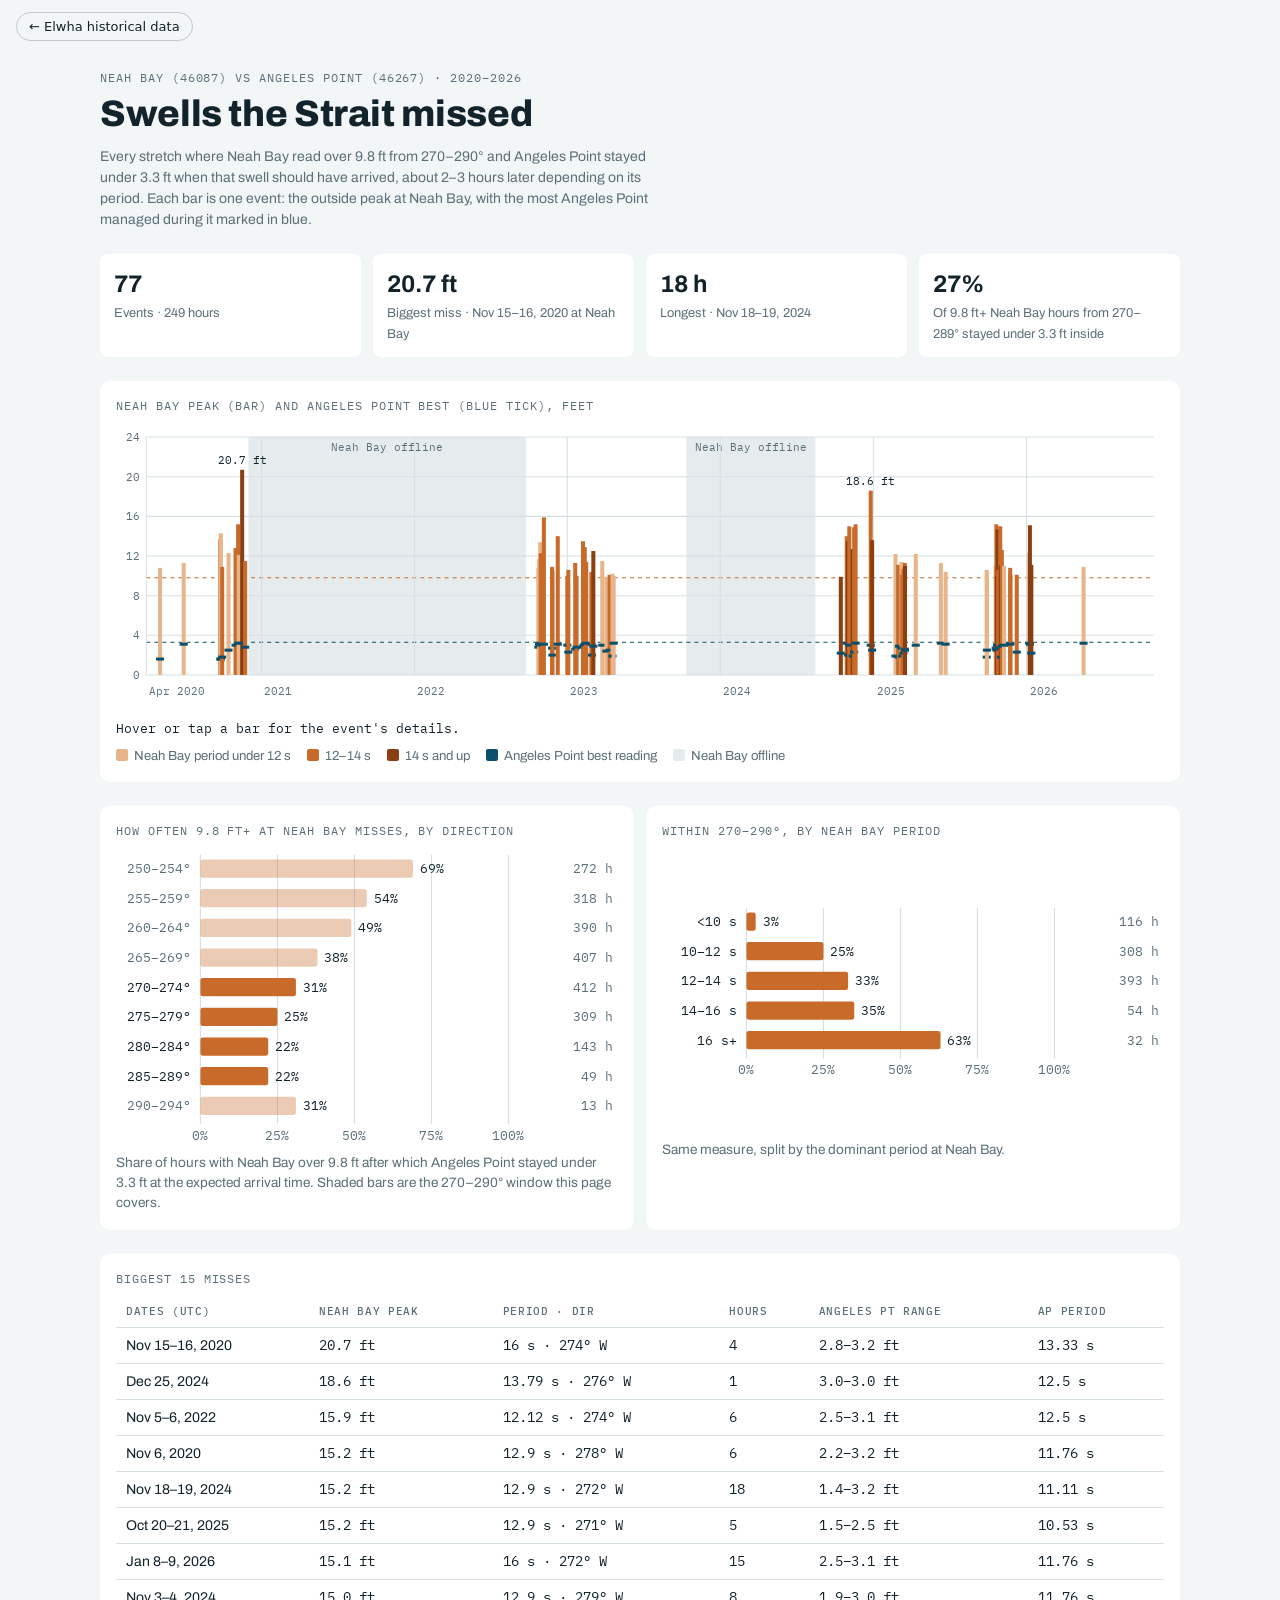
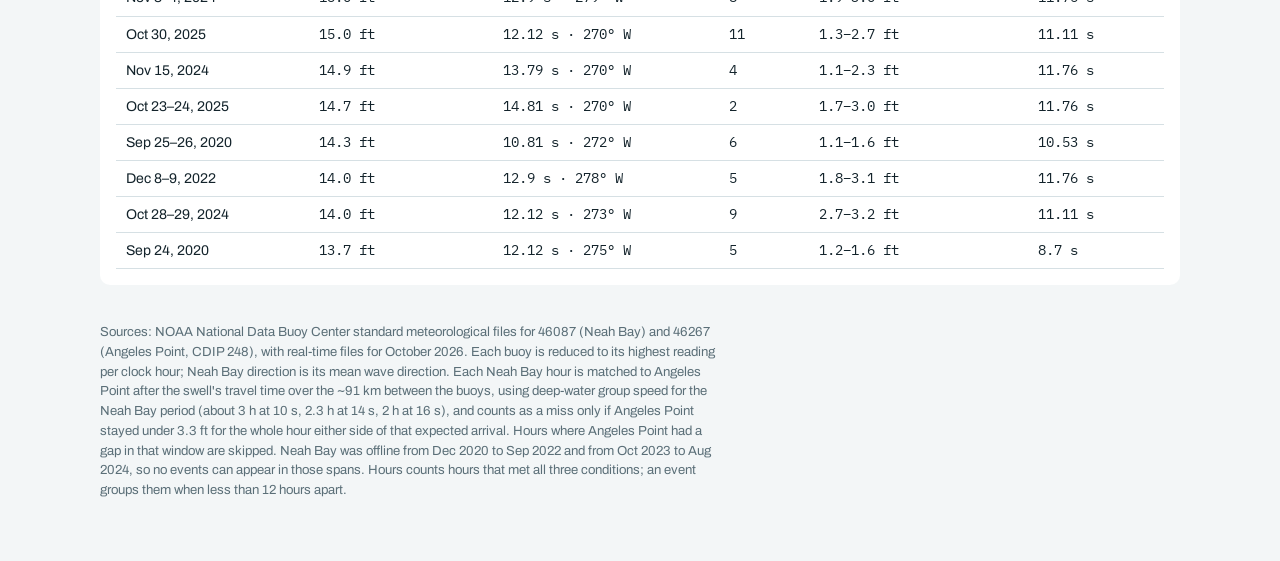
<file: history/swells-the-strait-missed.html>
<!doctype html><html><head><meta charset=utf8><meta name=viewport content="width=device-width,initial-scale=1,viewport-fit=cover"><style>:root{color-scheme:light;box-sizing:border-box;padding-top:env(safe-area-inset-top,0px);padding-bottom:env(safe-area-inset-bottom,0px)}html{scroll-padding-top:env(safe-area-inset-top,0px)}body{margin:0;padding:0;font:14px -apple-system,BlinkMacSystemFont,sans-serif;background:#fff;color:#000}img{max-width:100%}[hidden]:not([hidden=until-found i]){display:none!important}</style></head><body>
<a href="../historical.html" style="display:inline-block;margin:12px max(16px,env(safe-area-inset-left,0px)) 0;font:13px system-ui,sans-serif;color:inherit;text-decoration:none;padding:6px 12px;border-radius:999px;border:1px solid rgba(127,127,127,.4)">← Elwha historical data</a>
<title>Swells the Strait Missed</title>
<link rel="stylesheet" href="https://fonts.googleapis.com/css2?family=Archivo:wght@400;600;800&family=IBM+Plex+Mono:wght@400;500&display=swap">
<style>
/* Layout: stats, event timeline, then two "why" bar charts side by side, then the biggest misses */
:root{
  --bg:#f3f6f7; --panel:#ffffff; --fg:#13232b; --muted:#5b6f78; --grid:#d6e0e4;
  --nb:#c86b2a; --nbLong:#8a3f12; --nbShort:#e8b48a; --ap:#0b4f6c; --gap:#e6ecee;
  --display:"Archivo",system-ui,sans-serif; --body:"Archivo",system-ui,sans-serif; --mono:"IBM Plex Mono",ui-monospace,monospace;
}
@media (prefers-color-scheme: dark){:root:not([data-theme="light"]){
  --bg:#0d171c; --panel:#13222a; --fg:#e4eef1; --muted:#8fa6af; --grid:#25363e;
  --nb:#f0a265; --nbLong:#ffcf9e; --nbShort:#8a5a36; --ap:#7cc8e4; --gap:#1a2b33; color-scheme:dark}}
:root[data-theme="dark"]{
  --bg:#0d171c; --panel:#13222a; --fg:#e4eef1; --muted:#8fa6af; --grid:#25363e;
  --nb:#f0a265; --nbLong:#ffcf9e; --nbShort:#8a5a36; --ap:#7cc8e4; --gap:#1a2b33; color-scheme:dark}
body{background:var(--bg);color:var(--fg);font-family:var(--body);line-height:1.5}
.wrap{max-width:1080px;margin:0 auto;padding-block:28px 48px;padding-left:max(16px,env(safe-area-inset-left,0px));padding-right:max(16px,env(safe-area-inset-right,0px));display:grid;gap:24px}
h1{font-family:var(--display);font-weight:800;font-size:clamp(1.6rem,4vw,2.3rem);margin:0;text-wrap:balance;letter-spacing:-.01em}
.sub{color:var(--muted);margin:4px 0 0;max-width:72ch}
.eyebrow{font-family:var(--mono);font-size:.75rem;letter-spacing:.08em;text-transform:uppercase;color:var(--muted)}
.stats{display:grid;grid-template-columns:repeat(auto-fit,minmax(150px,1fr));gap:12px}
.stat{background:var(--panel);border-radius:8px;padding:12px 14px}
.stat b{display:block;font-family:var(--display);font-size:1.5rem;font-variant-numeric:tabular-nums}
.stat span{font-size:.8rem;color:var(--muted)}
.panel{background:var(--panel);border-radius:10px;padding:16px;min-width:0;display:grid;gap:8px}
.two{display:grid;grid-template-columns:repeat(auto-fit,minmax(320px,1fr));gap:12px}
.scroll{overflow-x:auto}
svg text{font-family:var(--mono);font-size:11px;fill:var(--muted)}
.legend{display:flex;flex-wrap:wrap;gap:16px;font-size:.82rem;color:var(--muted)}
.legend i{display:inline-block;width:12px;height:12px;border-radius:2px;margin-right:6px;vertical-align:-1px}
.tip{font-family:var(--mono);font-size:.82rem;min-height:1.5em;font-variant-numeric:tabular-nums}
.note{font-size:.85rem;color:var(--muted);margin:0}
table{border-collapse:collapse;width:100%;font-variant-numeric:tabular-nums;font-size:.88rem}
th,td{text-align:left;padding:7px 10px;border-bottom:1px solid var(--grid);white-space:nowrap}
th{font-family:var(--mono);font-size:.7rem;letter-spacing:.06em;text-transform:uppercase;color:var(--muted);font-weight:500}
td.n{font-family:var(--mono)}
.foot{font-size:.82rem;color:var(--muted);max-width:78ch}
rect.ev:focus-visible{outline:2px solid var(--nb);outline-offset:2px}
</style>

<div class="wrap">
  <header>
    <div class="eyebrow">Neah Bay (46087) vs Angeles Point (46267) · 2020–2026</div>
    <h1>Swells the Strait missed</h1>
    <p class="sub">Every stretch where Neah Bay read over 9.8 ft from 270–290° and Angeles Point stayed under 3.3 ft when that swell should have arrived, about 2–3 hours later depending on its period. Each bar is one event: the outside peak at Neah Bay, with the most Angeles Point managed during it marked in blue.</p>
  </header>

  <section class="stats" id="stats"></section>

  <section class="panel">
    <div class="eyebrow">Neah Bay peak (bar) and Angeles Point best (blue tick), feet</div>
    <div class="scroll"><svg id="svg" role="img" aria-label="Swell events over 9.8 ft at Neah Bay from 270 to 290 degrees while Angeles Point stayed under 3.3 ft"></svg></div>
    <div class="tip" id="tip">Hover or tap a bar for the event's details.</div>
    <div class="legend">
      <span><i style="background:var(--nbShort)"></i>Neah Bay period under 12 s</span>
      <span><i style="background:var(--nb)"></i>12–14 s</span>
      <span><i style="background:var(--nbLong)"></i>14 s and up</span>
      <span><i style="background:var(--ap)"></i>Angeles Point best reading</span>
      <span><i style="background:var(--gap)"></i>Neah Bay offline</span>
    </div>
  </section>

  <section class="two">
    <div class="panel">
      <div class="eyebrow">How often 9.8 ft+ at Neah Bay misses, by direction</div>
      <svg id="byDir" role="img" aria-label="Share of 9.8 ft plus Neah Bay hours with Angeles Point under 3.3 ft, by direction"></svg>
      <p class="note">Share of hours with Neah Bay over 9.8 ft after which Angeles Point stayed under 3.3 ft at the expected arrival time. Shaded bars are the 270–290° window this page covers.</p>
    </div>
    <div class="panel">
      <div class="eyebrow">Within 270–290°, by Neah Bay period</div>
      <svg id="byPer" role="img" aria-label="Share of 9.8 ft plus Neah Bay hours from 270 to 290 degrees with Angeles Point under 3.3 ft, by period"></svg>
      <p class="note">Same measure, split by the dominant period at Neah Bay.</p>
    </div>
  </section>

  <section class="panel">
    <div class="eyebrow">Biggest 15 misses</div>
    <div class="scroll"><table id="top"><thead><tr><th>Dates (UTC)</th><th>Neah Bay peak</th><th>Period · dir</th><th>Hours</th><th>Angeles Pt range</th><th>AP period</th></tr></thead><tbody></tbody></table></div>
  </section>

  <p class="foot">Sources: NOAA National Data Buoy Center standard meteorological files for 46087 (Neah Bay) and 46267 (Angeles Point, CDIP 248), with real-time files for October 2026. Each buoy is reduced to its highest reading per clock hour; Neah Bay direction is its mean wave direction. Each Neah Bay hour is matched to Angeles Point after the swell's travel time over the ~91 km between the buoys, using deep-water group speed for the Neah Bay period (about 3 h at 10 s, 2.3 h at 14 s, 2 h at 16 s), and counts as a miss only if Angeles Point stayed under 3.3 ft for the whole hour either side of that expected arrival. Hours where Angeles Point had a gap in that window are skipped. Neah Bay was offline from Dec 2020 to Sep 2022 and from Oct 2023 to Aug 2024, so no events can appear in those spans. Hours counts hours that met all three conditions; an event groups them when less than 12 hours apart.</p>
</div>

<script>
// events with travel-time lag: Neah Bay hour vs Angeles Point max over the hour either side of expected arrival
const RAW="2020-05-03T16 2020-05-04T04 5 3.3 10 271 10.81 0.5 0.29 9.52|2020-06-29T08 2020-06-29T08 1 3.43 10 275 10 0.94 0.94 10.53|2020-09-24T16 2020-09-24T22 5 4.19 12.12 275 12.9 0.48 0.38 8.7|2020-09-25T11 2020-09-26T07 6 4.35 10.81 272 12.9 0.49 0.35 10.53|2020-09-29T03 2020-09-29T10 3 3.33 13.79 271 13.79 0.56 0.45 11.76|2020-10-14T08 2020-10-14T09 2 3.76 11.43 276 11.43 0.76 0.67 7.69|2020-10-31T02 2020-10-31T02 1 3.91 12.12 280 12.12 0.92 0.92 12.5|2020-11-06T04 2020-11-06T09 6 4.62 12.9 278 12.9 0.99 0.66 11.76|2020-11-07T06 2020-11-08T06 17 3.68 11.43 283 10.81 0.98 0.57 11.11|2020-11-15T16 2020-11-16T03 4 6.3 16 274 16 0.99 0.85 13.33|2020-11-23T02 2020-11-23T02 1 3.51 12.12 271 12.12 0.86 0.86 11.11|2022-10-23T19 2022-10-23T19 1 3.28 9.09 286 9.09 0.85 0.85 9.09|2022-10-25T17 2022-10-25T17 1 3.57 11.43 271 11.43 0.93 0.93 9.52|2022-10-26T10 2022-10-26T17 3 3.2 11.43 270 11.43 0.94 0.73 10|2022-10-28T09 2022-10-28T09 1 4.08 11.43 273 11.43 0.97 0.97 11.11|2022-10-29T09 2022-10-29T11 2 3.71 12.9 270 16 0.95 0.95 13.33|2022-10-30T17 2022-10-30T17 1 3.75 12.9 273 12.9 0.92 0.92 12.5|2022-11-01T23 2022-11-01T23 1 3.07 12.9 278 12.9 0.94 0.94 12.5|2022-11-05T21 2022-11-06T06 6 4.84 12.12 274 12.12 0.93 0.77 12.5|2022-11-25T15 2022-11-25T15 1 3.31 12.9 271 12.9 0.82 0.82 13.33|2022-11-26T12 2022-11-26T12 1 3.21 12.12 271 12.12 0.62 0.62 9.09|2022-12-08T21 2022-12-09T12 5 4.27 12.9 278 12.9 0.94 0.55 11.76|2023-01-01T01 2023-01-01T01 1 3.06 13.79 275 13.79 0.91 0.91 8.33|2023-01-03T10 2023-01-03T10 1 3.22 12.9 275 12.9 0.7 0.7 11.76|2023-01-19T20 2023-01-19T21 2 3.43 12.9 272 12.9 0.79 0.79 11.11|2023-01-23T00 2023-01-23T00 1 3.06 12.12 275 12.12 0.86 0.86 12.5|2023-02-07T09 2023-02-07T11 2 4.1 12.9 272 12.9 0.85 0.85 10|2023-02-08T12 2023-02-08T21 3 3.61 12.12 273 12.12 0.91 0.44 8.33|2023-02-11T13 2023-02-11T16 4 3.94 12.12 275 12.12 0.96 0.76 12.5|2023-02-15T00 2023-02-15T10 2 3.46 13.79 276 13.79 0.98 0.69 13.33|2023-02-27T09 2023-02-27T13 3 3.17 12.9 275 12.9 0.93 0.84 11.76|2023-02-28T21 2023-02-28T21 1 3.03 12.12 280 12.12 0.61 0.61 13.33|2023-03-03T22 2023-03-04T07 3 3.8 14.81 273 14.81 0.89 0.83 14.29|2023-03-25T09 2023-03-25T11 3 3.51 10.81 281 11.43 0.92 0.81 10.53|2023-04-04T05 2023-04-04T05 1 3.01 8.33 285 8.33 0.72 0.72 5.13|2023-04-11T22 2023-04-12T00 2 3.09 12.12 275 12.12 0.77 0.77 11.76|2023-04-18T18 2023-04-18T18 1 3.12 11.43 270 11.43 0.59 0.59 11.11|2023-04-21T12 2023-04-21T19 3 3.04 11.43 270 11.43 0.98 0.79 10.53|2024-10-14T18 2024-10-14T18 1 3.01 14.81 273 14.81 0.66 0.66 8|2024-10-28T13 2024-10-29T04 9 4.26 12.12 273 12.12 0.99 0.82 11.11|2024-10-31T09 2024-11-01T00 6 4.1 16 272 14.81 0.6 0.41 10|2024-11-03T12 2024-11-04T13 8 4.57 12.9 279 12.9 0.92 0.58 11.76|2024-11-12T05 2024-11-12T06 2 3.87 16 270 16 0.59 0.57 10|2024-11-15T05 2024-11-15T23 4 4.54 13.79 270 12.12 0.69 0.35 11.76|2024-11-18T08 2024-11-19T15 18 4.64 12.9 272 12.9 0.97 0.43 11.11|2024-12-25T03 2024-12-25T03 1 5.67 13.79 276 13.79 0.92 0.92 12.5|2024-12-28T08 2024-12-28T15 2 4.15 16 270 16 0.75 0.49 14.29|2025-02-22T05 2025-02-22T05 1 3.72 11.43 270 11.43 0.59 0.59 12.5|2025-03-01T12 2025-03-01T12 1 3.37 19.05 276 19.05 0.56 0.56 11.76|2025-03-02T12 2025-03-02T12 1 3.39 12.9 273 12.9 0.89 0.89 12.5|2025-03-08T11 2025-03-08T15 4 3.47 11.43 271 11.43 0.81 0.72 10.53|2025-03-10T08 2025-03-10T08 1 3.09 12.9 276 12.9 0.57 0.57 11.76|2025-03-13T03 2025-03-13T03 1 3.27 12.12 279 12.12 0.67 0.67 10.53|2025-03-16T09 2025-03-16T09 1 3.45 12.12 273 12.12 0.8 0.8 8.7|2025-03-16T22 2025-03-16T23 2 3.35 14.81 288 14.81 0.75 0.69 11.76|2025-04-11T14 2025-04-11T14 1 3.72 11.43 273 11.43 0.91 0.91 11.76|2025-06-10T13 2025-06-10T13 1 3.44 10 278 10 0.99 0.99 11.76|2025-06-21T21 2025-06-21T23 3 3.16 10 275 10 0.96 0.91 10|2025-09-27T22 2025-09-27T22 1 3.22 10.81 273 10.81 0.55 0.55 11.11|2025-09-28T12 2025-09-28T12 1 3.21 10.81 280 10.81 0.75 0.75 9.09|2025-10-19T06 2025-10-19T06 1 3.34 10 276 10 0.81 0.81 11.76|2025-10-20T09 2025-10-21T15 5 4.64 12.9 271 12.12 0.77 0.45 10.53|2025-10-22T09 2025-10-22T09 1 3.04 14.81 270 14.81 0.91 0.91 10|2025-10-23T22 2025-10-24T04 2 4.47 14.81 270 14.81 0.9 0.51 11.76|2025-10-25T07 2025-10-25T11 3 3.24 13.79 283 12.9 0.78 0.56 10.53|2025-10-29T11 2025-10-29T11 1 3.7 16 273 16 0.83 0.83 4.08|2025-10-30T00 2025-10-30T11 11 4.58 12.12 270 12.12 0.83 0.41 11.11|2025-10-31T23 2025-10-31T23 1 3.38 16 270 16 0.54 0.54 10.53|2025-11-02T05 2025-11-04T01 11 3.84 12.12 279 12.9 0.88 0.49 12.5|2025-11-08T02 2025-11-08T09 2 3.36 11.43 271 12.9 0.92 0.6 12.5|2025-11-22T22 2025-11-22T22 1 3.3 13.79 277 13.79 0.97 0.97 10|2025-11-23T14 2025-11-23T14 1 3.07 12.12 276 12.12 0.95 0.95 4.76|2025-12-08T16 2025-12-08T16 1 3.07 12.9 279 12.9 0.71 0.71 11.11|2026-01-07T03 2026-01-08T00 14 3.76 10.81 278 10.81 0.99 0.5 11.76|2026-01-08T15 2026-01-09T11 15 4.6 16 272 14.81 0.96 0.75 11.76|2026-01-12T11 2026-01-12T11 1 3.39 14.81 271 14.81 0.66 0.66 14.29|2026-05-17T04 2026-05-17T04 1 3.33 10.81 272 10.81 0.97 0.97 10.53";
// earlier same-hour pairing, kept for reference only (not drawn)
const RAW_SAMEHOUR="2020-05-03T16 2020-05-04T04 5 3.3 10 271 10.81 0.41 0.28 10.53|2020-06-29T09 2020-06-29T12 4 4.02 10 277 10.81 0.96 0.85 10.53|2020-07-01T22 2020-07-01T22 1 3.02 9.09 271 9.09 0.65 0.65 9.09|2020-09-24T16 2020-09-26T09 21 4.35 10.81 272 11.43 0.53 0.28 10|2020-09-29T03 2020-09-29T13 6 3.33 13.79 271 13.79 0.5 0.35 13.33|2020-10-14T08 2020-10-14T09 2 3.76 11.43 276 11.43 0.99 0.92 9.09|2020-10-30T14 2020-10-30T14 1 3.45 9.09 274 9.09 0.84 0.84 4.44|2020-10-31T04 2020-10-31T06 3 3.86 11.43 288 10.81 0.92 0.62 12.5|2020-11-05T23 2020-11-06T10 6 4.89 14.81 278 12.9 0.99 0.53 13.33|2020-11-07T06 2020-11-08T10 24 3.89 12.12 283 11.43 0.98 0.47 11.11|2020-11-14T17 2020-11-14T18 2 4.68 12.9 274 13.79 0.83 0.73 11.76|2020-11-15T16 2020-11-16T11 11 6.3 16 274 16 0.99 0.65 11.76|2020-11-23T02 2020-11-23T02 1 3.51 12.12 271 12.12 0.5 0.5 11.76|2022-10-11T05 2022-10-11T16 3 3.18 9.09 279 9.09 0.7 0.62 6.9|2022-10-22T17 2022-10-23T04 2 3.75 10 278 10.81 0.9 0.68 10.53|2022-10-24T21 2022-10-25T00 3 3.6 12.9 270 12.9 0.91 0.73 11.11|2022-10-26T05 2022-10-26T17 6 3.45 11.43 274 11.43 0.91 0.52 11.11|2022-10-27T18 2022-10-31T01 24 4.23 14.81 272 12.12 0.98 0.52 11.11|2022-10-31T16 2022-11-02T01 6 3.58 12.9 270 12.9 0.97 0.42 11.11|2022-11-05T23 2022-11-06T10 11 4.84 12.12 274 12.9 0.93 0.54 11.76|2022-11-07T05 2022-11-07T05 1 3.07 12.12 275 12.12 0.79 0.79 13.33|2022-11-26T12 2022-11-26T12 1 3.21 12.12 271 12.12 0.59 0.59 11.11|2022-11-27T05 2022-11-27T07 3 3.64 11.43 277 11.43 0.9 0.8 10.53|2022-11-28T07 2022-11-28T09 2 3.46 12.12 281 12.12 0.95 0.9 11.76|2022-12-08T21 2022-12-09T12 6 4.82 11.43 270 12.9 0.94 0.45 11.76|2023-01-01T01 2023-01-01T01 1 3.06 13.79 275 13.79 0.79 0.79 8.33|2023-01-02T21 2023-01-03T09 2 3.36 13.79 273 13.79 0.82 0.45 15.38|2023-01-19T20 2023-01-19T21 2 3.43 12.9 272 12.9 0.84 0.72 12.5|2023-01-21T19 2023-01-22T06 3 3.88 13.79 273 14.81 0.9 0.81 12.5|2023-01-23T00 2023-01-23T00 1 3.06 12.12 275 12.12 0.76 0.76 11.76|2023-02-07T05 2023-02-07T11 3 4.1 12.9 272 11.43 0.66 0.32 10|2023-02-08T08 2023-02-08T21 3 3.61 12.12 273 12.12 0.9 0.6 8.33|2023-02-11T09 2023-02-11T16 3 4 12.9 272 12.9 0.96 0.8 11.76|2023-02-13T09 2023-02-13T10 2 3.39 16 270 16 0.94 0.92 15.38|2023-02-15T01 2023-02-15T10 4 3.71 12.9 276 13.79 0.98 0.77 11.76|2023-02-27T09 2023-02-27T13 3 3.17 12.9 275 12.9 0.96 0.93 11.76|2023-02-28T07 2023-02-28T21 3 3.22 11.43 273 12.12 0.97 0.68 13.33|2023-03-02T14 2023-03-02T14 1 3.04 10 272 10 0.48 0.48 10.53|2023-03-03T14 2023-03-04T01 5 4.46 13.79 274 14.81 0.99 0.86 14.29|2023-03-24T17 2023-03-24T19 2 4.05 12.12 276 12.12 0.82 0.81 11.11|2023-03-25T11 2023-03-25T20 3 3.16 13.79 274 12.12 0.96 0.67 10|2023-04-04T05 2023-04-04T05 1 3.01 8.33 285 8.33 0.69 0.69 4.76|2023-04-11T22 2023-04-12T00 2 3.09 12.12 275 12.12 0.84 0.63 11.76|2023-04-18T18 2023-04-18T18 1 3.12 11.43 270 11.43 0.55 0.55 10|2023-04-21T10 2023-04-21T19 4 3.34 12.12 271 12.12 0.7 0.44 11.76|2023-05-30T15 2023-05-30T15 1 3.04 8.33 278 8.33 0.94 0.94 11.11|2023-06-14T13 2023-06-14T13 1 3.88 10 275 10 0.94 0.94 10.53|2024-10-03T12 2024-10-03T12 1 3.07 11.43 277 11.43 0.94 0.94 11.11|2024-10-14T18 2024-10-14T18 1 3.01 14.81 273 14.81 0.66 0.66 10.53|2024-10-27T14 2024-10-27T14 1 3.22 11.43 271 11.43 0.6 0.6 14.29|2024-10-28T11 2024-10-29T07 15 4.29 13.79 272 12.12 0.97 0.46 11.11|2024-10-31T09 2024-11-01T00 6 4.1 16 272 14.81 0.48 0.34 13.33|2024-11-03T12 2024-11-04T13 13 4.57 12.9 279 12.12 0.99 0.43 11.11|2024-11-12T03 2024-11-12T15 5 4.67 12.9 270 14.81 0.96 0.52 10.53|2024-11-15T05 2024-11-15T23 8 4.54 13.79 270 12.12 0.83 0.35 11.11|2024-11-18T01 2024-11-19T15 28 4.64 12.9 272 12.9 0.99 0.36 11.11|2024-12-08T08 2024-12-08T08 1 3.28 10.81 271 10.81 0.83 0.83 12.5|2024-12-25T03 2024-12-25T03 1 5.67 13.79 276 13.79 0.79 0.79 14.29|2024-12-28T08 2024-12-28T15 2 4.15 16 270 16 0.66 0.49 13.33|2025-01-10T20 2025-01-10T20 1 3.51 7.14 274 7.14 0.98 0.98 3.7|2025-02-22T03 2025-02-22T05 2 3.95 12.9 270 12.9 0.44 0.41 12.5|2025-03-01T09 2025-03-01T12 2 3.37 19.05 276 19.05 0.58 0.35 11.76|2025-03-02T11 2025-03-03T04 5 3.39 12.9 273 13.79 0.91 0.85 13.33|2025-03-06T07 2025-03-06T10 4 3.76 13.79 274 12.9 0.89 0.67 13.33|2025-03-08T11 2025-03-09T00 5 3.47 11.43 271 11.43 0.8 0.52 11.11|2025-03-10T08 2025-03-10T08 1 3.09 12.9 276 12.9 0.41 0.41 10|2025-03-13T03 2025-03-13T03 1 3.27 12.12 279 12.12 0.57 0.57 13.33|2025-03-16T08 2025-03-16T09 2 3.46 12.12 272 12.12 0.83 0.8 12.5|2025-03-16T22 2025-03-17T01 4 3.35 14.81 288 14.81 0.75 0.53 11.76|2025-04-11T13 2025-04-11T19 5 3.64 10.81 280 10.81 0.91 0.6 11.11|2025-04-16T14 2025-04-16T14 1 3.05 13.79 273 13.79 0.99 0.99 11.11|2025-04-26T16 2025-04-26T16 1 3.35 9.09 275 9.09 0.89 0.89 9.09|2025-06-09T13 2025-06-09T15 3 3.55 9.09 286 9.09 0.86 0.73 9.09|2025-06-10T05 2025-06-10T17 4 3.65 10 276 10 0.99 0.96 11.11|2025-06-21T21 2025-06-21T21 1 3.07 9.09 275 9.09 0.73 0.73 9.52|2025-07-14T21 2025-07-14T21 1 3.1 8.33 279 8.33 0.98 0.98 8.33|2025-08-11T16 2025-08-11T19 3 3.3 9.09 283 9.09 0.99 0.95 9.52|2025-08-13T04 2025-08-13T06 3 3.54 9.09 277 8.33 0.94 0.9 8.7|2025-09-18T05 2025-09-18T13 4 3.33 11.43 275 10.81 0.98 0.67 11.76|2025-09-27T16 2025-09-27T17 2 3.45 11.43 272 12.12 0.98 0.47 11.11|2025-10-08T06 2025-10-08T08 2 3.03 9.09 279 9.09 0.95 0.82 5.56|2025-10-18T15 2025-10-18T15 1 3.07 10.81 272 10.81 0.9 0.9 11.11|2025-10-19T06 2025-10-19T18 4 5.24 11.43 272 11.43 0.75 0.39 10.53|2025-10-20T10 2025-10-22T09 15 4.6 12.12 280 12.12 0.98 0.35 10.53|2025-10-23T20 2025-10-25T11 10 4.77 14.81 271 14.81 0.9 0.47 11.11|2025-10-26T13 2025-10-26T22 3 3.96 11.43 271 10.81 0.83 0.77 11.76|2025-10-29T11 2025-10-29T11 1 3.7 16 273 16 0.72 0.72 4.44|2025-10-30T00 2025-10-30T11 11 4.58 12.12 270 12.12 0.83 0.34 12.5|2025-10-31T23 2025-10-31T23 1 3.38 16 270 16 0.6 0.6 15.38|2025-11-02T09 2025-11-04T01 17 3.92 12.9 289 12.9 0.92 0.45 12.5|2025-11-08T02 2025-11-08T09 3 3.36 11.43 271 12.12 0.89 0.75 11.11|2025-11-14T00 2025-11-14T00 1 3.07 8.33 275 8.33 0.96 0.96 11.11|2025-11-17T07 2025-11-17T10 3 3.25 9.09 275 10.81 0.94 0.8 9.09|2025-11-22T23 2025-11-23T00 2 3.17 12.9 270 16 0.95 0.9 10|2025-11-23T14 2025-11-23T18 2 3.07 12.12 276 12.12 0.93 0.91 8.7|2025-12-08T16 2025-12-08T21 4 3.41 12.9 275 12.9 0.96 0.61 11.76|2025-12-11T00 2025-12-11T03 3 3.27 11.43 278 11.43 0.97 0.23 11.11|2025-12-17T05 2025-12-17T05 1 3.28 10 270 10 0.33 0.33 9.52|2026-01-07T05 2026-01-08T03 20 3.91 12.9 282 11.43 0.99 0.31 11.76|2026-01-08T16 2026-01-09T11 16 4.6 16 272 14.81 0.96 0.64 11.76|2026-01-12T02 2026-01-12T11 3 3.74 14.81 271 14.81 0.66 0.4 15.38|2026-05-17T04 2026-05-17T04 1 3.33 10.81 272 10.81 0.93 0.93 12.5|2026-10-10T10 2026-10-10T10 1 3.2  282  0.8 0.8 9";
// [start, end] of Neah Bay outages within the Angeles Point record
const GAPS=[["2020-12-01","2022-09-24"],["2023-10-12","2024-08-15"]];
// hours with Neah Bay > 3 m (9.8 ft), by 5° direction bin: [bin, hours, share with Angeles Point < 1 m (3.3 ft), median AP m]
const DIR=[[250,272,69,0.82],[255,318,54,0.93],[260,390,49,1.00],[265,407,38,1.15],[270,412,31,1.19],[275,309,25,1.39],[280,143,22,1.33],[285,49,22,1.26],[290,13,31,1.23]];
// within 270–290°, by Neah Bay dominant period
const PER=[["<10 s",116,3,1.78],["10–12 s",308,25,1.36],["12–14 s",393,33,1.18],["14–16 s",54,35,1.10],["16 s+",32,63,0.95]];

const H=3600e3, MON=["Jan","Feb","Mar","Apr","May","Jun","Jul","Aug","Sep","Oct","Nov","Dec"];
const pt=s=>Date.parse(s+":00:00Z"), num=v=>v===""?null:+v, M2F=v=>+(v*3.28084).toFixed(1);
const E=RAW.split("|").map(r=>{const f=r.split(" ");return{s:pt(f[0]),e:pt(f[1]),n:+f[2],h:M2F(+f[3]),p:num(f[4]),d:+f[5],pm:num(f[6]),amax:M2F(+f[7]),amin:M2F(+f[8]),ap:num(f[9])}});
const ft=h=>(h*3.281).toFixed(1);
const compass=deg=>["N","NNE","NE","ENE","E","ESE","SE","SSE","S","SSW","SW","WSW","W","WNW","NW","NNW"][Math.round(deg/22.5)%16];
const col=r=>r.p==null||r.p<12?"var(--nbShort)":r.p<14?"var(--nb)":"var(--nbLong)";
const fmt=t=>{const d=new Date(t);return `${MON[d.getUTCMonth()]} ${d.getUTCDate()}, ${d.getUTCFullYear()}`};
const range=r=>{const a=new Date(r.s),b=new Date(r.e);if(a.toISOString().slice(0,10)===b.toISOString().slice(0,10))return fmt(r.s);
  if(a.getUTCFullYear()===b.getUTCFullYear()&&a.getUTCMonth()===b.getUTCMonth())return `${MON[a.getUTCMonth()]} ${a.getUTCDate()}–${b.getUTCDate()}, ${a.getUTCFullYear()}`;
  return `${fmt(r.s).replace(/, \d{4}$/,"")}–${fmt(r.e)}`};

// stats
const hrs=E.reduce((s,r)=>s+r.n,0), big=E.reduce((a,b)=>b.h>a.h?b:a), long=E.reduce((a,b)=>b.n>a.n?b:a);
const allN=DIR.filter(d=>d[0]>=270&&d[0]<=285).reduce((s,d)=>s+d[1],0), allMiss=DIR.filter(d=>d[0]>=270&&d[0]<=285).reduce((s,d)=>s+d[1]*d[2]/100,0);
document.getElementById("stats").innerHTML=[
 [E.length,`Events · ${hrs} hours`],
 [`${big.h} ft`,`Biggest miss · ${range(big)} at Neah Bay`],
 [`${long.n} h`,`Longest · ${range(long)}`],
 [`${Math.round(allMiss/allN*100)}%`,"Of 9.8 ft+ Neah Bay hours from 270–289° stayed under 3.3 ft inside"]
].map(([b,s])=>`<div class="stat"><b>${b}</b><span>${s}</span></div>`).join("");

// timeline
(()=>{const t0=Date.UTC(2020,3,1),t1=Date.UTC(2026,10,1);
 const svg=document.getElementById("svg"),W=1040,Hh=280,L=30,R=10,T=14,B=30,yMax=24;
 svg.setAttribute("viewBox",`0 0 ${W} ${Hh}`);svg.style.width="100%";svg.style.minWidth="760px";
 const x=t=>L+(t-t0)/(t1-t0)*(W-L-R), y=v=>T+(Hh-T-B)*(1-v/yMax);let s="";
 GAPS.forEach(([a,b])=>{const xa=x(Date.parse(a+"T00:00Z")),xb=x(Date.parse(b+"T00:00Z"));s+=`<rect x="${xa}" y="${T}" width="${xb-xa}" height="${Hh-T-B}" fill="var(--gap)"/><text x="${(xa+xb)/2}" y="${T+14}" text-anchor="middle">Neah Bay offline</text>`});
 for(let v=0;v<=yMax;v+=4) s+=`<line x1="${L}" x2="${W-R}" y1="${y(v)}" y2="${y(v)}" stroke="var(--grid)"/><text x="${L-6}" y="${y(v)+4}" text-anchor="end">${v}</text>`;
 s+=`<line x1="${L}" x2="${W-R}" y1="${y(9.8)}" y2="${y(9.8)}" stroke="var(--nb)" stroke-dasharray="4 4"/><line x1="${L}" x2="${W-R}" y1="${y(3.3)}" y2="${y(3.3)}" stroke="var(--ap)" stroke-dasharray="4 4"/>`;
 for(let yr=2020;yr<=2026;yr++){const xx=x(Date.UTC(yr,yr===2020?3:0,1));s+=`<line x1="${xx}" x2="${xx}" y1="${T}" y2="${Hh-B}" stroke="var(--grid)"/><text x="${xx+3}" y="${Hh-10}">${yr===2020?"Apr 2020":yr}</text>`}
 E.forEach((r,i)=>{const mid=(x(r.s)+x(r.e))/2;
  s+=`<rect class="ev" tabindex="0" data-i="${i}" x="${mid-2}" y="${y(r.h)}" width="4" height="${y(0)-y(r.h)}" fill="${col(r)}"/>`;
  s+=`<rect x="${mid-4}" y="${y(r.amax)-1.5}" width="8" height="3" fill="var(--ap)" pointer-events="none"/>`});
 E.filter(r=>r.h>=17).forEach(r=>{const mid=(x(r.s)+x(r.e))/2;s+=`<text x="${mid}" y="${y(r.h)-6}" text-anchor="middle" style="fill:var(--fg)">${r.h} ft</text>`});
 svg.innerHTML=s;
 const tip=document.getElementById("tip");
 const show=e=>{const i=e.target.dataset.i;if(i==null)return;const r=E[i];tip.textContent=`${range(r)} · Neah Bay ${r.h} ft${r.p?` at ${r.p} s`:""} from ${r.d}° ${compass(r.d)} · Angeles Point ${r.amin}–${r.amax} ft · ${r.n} h`};
 svg.addEventListener("mouseover",show);svg.addEventListener("focusin",show);svg.addEventListener("click",show)})();

// why charts: horizontal bars of miss share
const hbars=(id,rows,shade)=>{const svg=document.getElementById(id),W=440,rowH=26,L=74,R=96,T=6,Hh=T+rows.length*rowH+20;
 svg.setAttribute("viewBox",`0 0 ${W} ${Hh}`);svg.style.width="100%";
 const x=v=>L+(W-L-R)*v/100;let s="";
 [0,25,50,75,100].forEach(v=>{s+=`<line x1="${x(v)}" x2="${x(v)}" y1="${T}" y2="${Hh-18}" stroke="var(--grid)"/><text x="${x(v)}" y="${Hh-4}" text-anchor="middle">${v}%</text>`});
 rows.forEach((r,i)=>{const yy=T+i*rowH, on=shade(r);
  s+=`<text x="${L-8}" y="${yy+16}" text-anchor="end" style="fill:${on?"var(--fg)":"var(--muted)"}">${r[0]}</text>`;
  s+=`<rect x="${L}" y="${yy+4}" width="${x(r[2])-L}" height="16" rx="2" fill="var(--nb)" fill-opacity="${on?1:.35}"/>`;
  s+=`<text x="${x(r[2])+6}" y="${yy+16}" style="fill:var(--fg)">${r[2]}%</text><text x="${W-4}" y="${yy+16}" text-anchor="end">${r[1]} h</text>`});
 svg.innerHTML=s};
hbars("byDir",DIR.map(d=>[`${d[0]}–${d[0]+4}°`,d[1],d[2],d[3],d[0]]),r=>r[4]>=270&&r[4]<290);
hbars("byPer",PER,()=>true);

// table
document.querySelector("#top tbody").innerHTML=[...E].sort((a,b)=>b.h-a.h).slice(0,15)
 .map(r=>`<tr><td>${range(r)}</td><td class="n">${r.h.toFixed(1)} ft</td><td class="n">${r.p??"–"} s · ${r.d}° ${compass(r.d)}</td><td class="n">${r.n}</td><td class="n">${r.amin.toFixed(1)}–${r.amax.toFixed(1)} ft</td><td class="n">${r.ap??"–"} s</td></tr>`).join("");
</script>

</body></html>
</file>
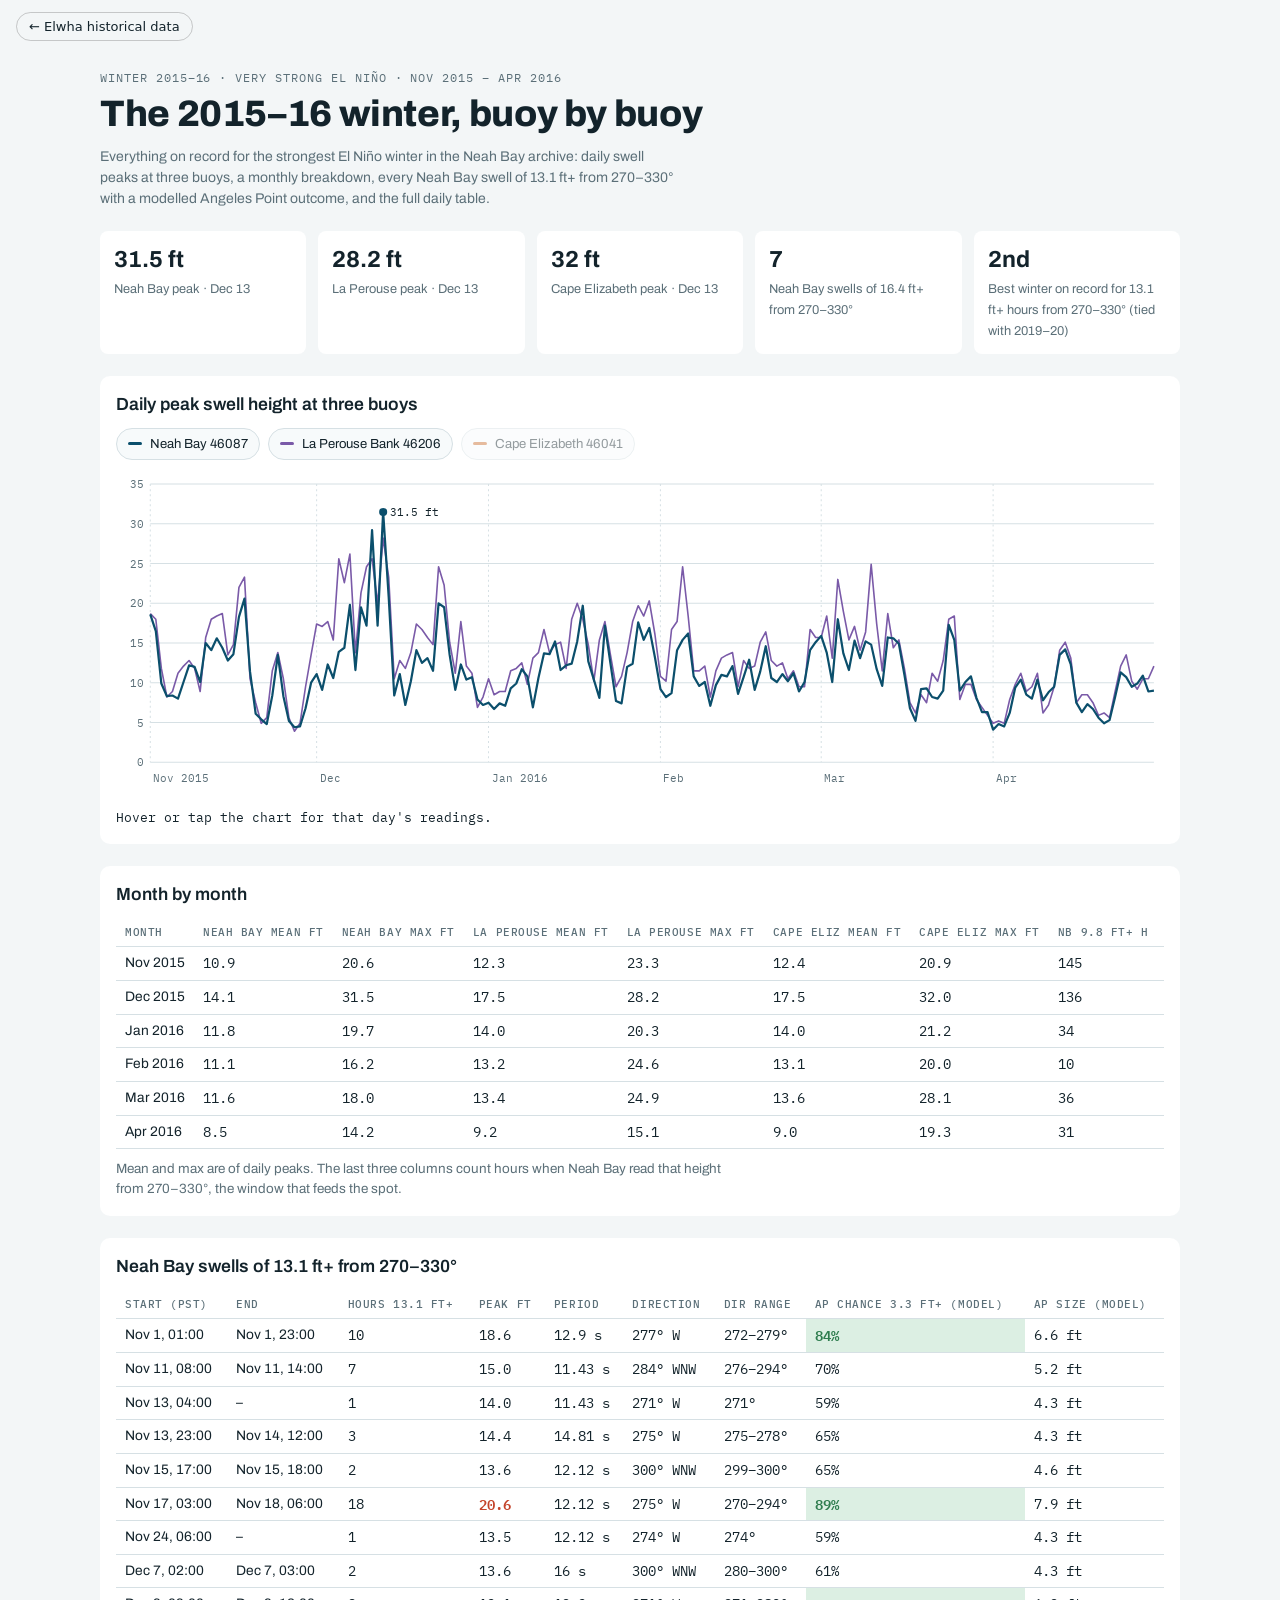
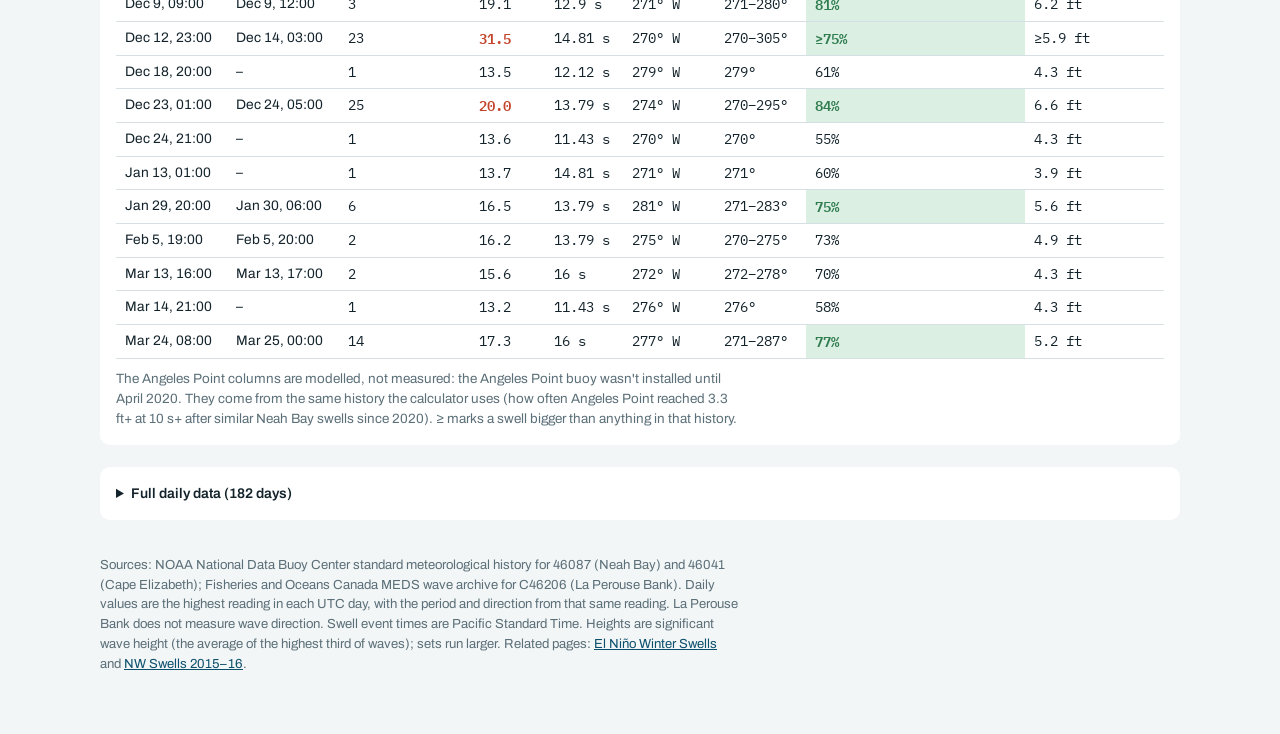
<file: history/winter-2015-16.html>
<!doctype html><html><head><meta charset=utf8><meta name=viewport content="width=device-width,initial-scale=1,viewport-fit=cover"><style>:root{color-scheme:light;box-sizing:border-box;padding-top:env(safe-area-inset-top,0px);padding-bottom:env(safe-area-inset-bottom,0px)}html{scroll-padding-top:env(safe-area-inset-top,0px)}body{margin:0;padding:0;font:14px -apple-system,BlinkMacSystemFont,sans-serif;background:#fff;color:#000}img{max-width:100%}[hidden]:not([hidden=until-found i]){display:none!important}</style></head><body>
<a href="../historical.html" style="display:inline-block;margin:12px max(16px,env(safe-area-inset-left,0px)) 0;font:13px system-ui,sans-serif;color:inherit;text-decoration:none;padding:6px 12px;border-radius:999px;border:1px solid rgba(127,127,127,.4)">← Elwha historical data</a>
<title>Winter 2015–16 Swell File</title>
<link rel="stylesheet" href="https://fonts.googleapis.com/css2?family=Archivo:wght@400;600;800&family=IBM+Plex+Mono:wght@400;500&display=swap">
<style>
/* Layout: one column — stats, three-buoy chart, monthly table, swell events, full daily data */
:root{
  --bg:#f3f6f7; --panel:#ffffff; --fg:#13232b; --muted:#5b6f78; --grid:#d6e0e4; --field:#f7fafb;
  --nb:#0b4f6c; --lp:#7a5aa8; --ce:#c86b2a; --good:#2f7d4f; --goodbg:#dcefe3; --hot:#c4442b;
  --display:"Archivo",system-ui,sans-serif; --body:"Archivo",system-ui,sans-serif; --mono:"IBM Plex Mono",ui-monospace,monospace;
}
@media (prefers-color-scheme: dark){:root:not([data-theme="light"]){
  --bg:#0d171c; --panel:#13222a; --fg:#e4eef1; --muted:#8fa6af; --grid:#25363e; --field:#0f1c22;
  --nb:#7cc8e4; --lp:#b9a2e6; --ce:#f0a265; --good:#6fcf97; --goodbg:#183428; --hot:#f08a75; color-scheme:dark}}
:root[data-theme="dark"]{
  --bg:#0d171c; --panel:#13222a; --fg:#e4eef1; --muted:#8fa6af; --grid:#25363e; --field:#0f1c22;
  --nb:#7cc8e4; --lp:#b9a2e6; --ce:#f0a265; --good:#6fcf97; --goodbg:#183428; --hot:#f08a75; color-scheme:dark}
body{background:var(--bg);color:var(--fg);font-family:var(--body);line-height:1.5}
.wrap{max-width:1080px;margin:0 auto;padding-block:28px 48px;padding-left:max(16px,env(safe-area-inset-left,0px));padding-right:max(16px,env(safe-area-inset-right,0px));display:grid;gap:22px}
h1{font-family:var(--display);font-weight:800;font-size:clamp(1.6rem,4vw,2.3rem);margin:0;text-wrap:balance;letter-spacing:-.01em}
h2{font-family:var(--display);font-weight:600;font-size:1.1rem;margin:0}
.sub{color:var(--muted);margin:4px 0 0;max-width:72ch}
.eyebrow{font-family:var(--mono);font-size:.75rem;letter-spacing:.08em;text-transform:uppercase;color:var(--muted)}
.stats{display:grid;grid-template-columns:repeat(auto-fit,minmax(160px,1fr));gap:12px}
.stat{background:var(--panel);border-radius:8px;padding:12px 14px}
.stat b{display:block;font-family:var(--display);font-size:1.45rem;font-variant-numeric:tabular-nums}
.stat span{font-size:.8rem;color:var(--muted)}
.panel{background:var(--panel);border-radius:10px;padding:16px;min-width:0;display:grid;gap:10px}
.scroll{overflow-x:auto}
svg text{font-family:var(--mono);font-size:11px;fill:var(--muted)}
.keys{display:flex;flex-wrap:wrap;gap:8px}
.keys button{font:inherit;font-size:.82rem;display:inline-flex;align-items:center;gap:8px;padding:5px 11px;border-radius:999px;border:1px solid var(--grid);background:var(--field);color:var(--fg);cursor:pointer}
.keys button i{width:14px;height:3px;border-radius:2px;display:inline-block}
.keys button[aria-pressed="false"]{opacity:.45}
.keys button:focus-visible,summary:focus-visible,.copy:focus-visible{outline:2px solid var(--nb);outline-offset:2px}
.tip{font-family:var(--mono);font-size:.82rem;min-height:1.5em;font-variant-numeric:tabular-nums}
table{border-collapse:collapse;width:100%;font-variant-numeric:tabular-nums;font-size:.86rem}
th,td{text-align:left;padding:6px 9px;border-bottom:1px solid var(--grid);white-space:nowrap}
th{font-family:var(--mono);font-size:.68rem;letter-spacing:.05em;text-transform:uppercase;color:var(--muted);font-weight:500}
td.n{font-family:var(--mono)}
td.big{color:var(--hot);font-weight:600}
td.ok{background:var(--goodbg);color:var(--good);font-weight:600}
.note{font-size:.84rem;color:var(--muted);margin:0;max-width:78ch}
details summary{cursor:pointer;font-family:var(--display);font-weight:600}
.copy{font:inherit;font-size:.82rem;padding:6px 12px;border-radius:6px;border:1px solid var(--grid);background:var(--field);color:var(--fg);cursor:pointer;justify-self:start}
.foot{font-size:.82rem;color:var(--muted);max-width:80ch}
.foot a,.note a{color:var(--nb)}
</style>

<div class="wrap">
  <header>
    <div class="eyebrow">Winter 2015–16 · very strong El Niño · Nov 2015 – Apr 2016</div>
    <h1>The 2015–16 winter, buoy by buoy</h1>
    <p class="sub">Everything on record for the strongest El Niño winter in the Neah Bay archive: daily swell peaks at three buoys, a monthly breakdown, every Neah Bay swell of 13.1 ft+ from 270–330° with a modelled Angeles Point outcome, and the full daily table.</p>
  </header>

  <section class="stats" id="stats"></section>

  <section class="panel">
    <h2>Daily peak swell height at three buoys</h2>
    <div class="keys" role="group" aria-label="Show or hide buoys">
      <button type="button" data-k="nb" aria-pressed="true"><i style="background:var(--nb)"></i>Neah Bay 46087</button>
      <button type="button" data-k="lp" aria-pressed="true"><i style="background:var(--lp)"></i>La Perouse Bank 46206</button>
      <button type="button" data-k="ce" aria-pressed="false"><i style="background:var(--ce)"></i>Cape Elizabeth 46041</button>
    </div>
    <div class="scroll"><svg id="svg" role="img" aria-label="Daily peak significant wave height at Neah Bay, La Perouse Bank and Cape Elizabeth, November 2015 to April 2016"></svg></div>
    <div class="tip" id="tip">Hover or tap the chart for that day's readings.</div>
  </section>

  <section class="panel">
    <h2>Month by month</h2>
    <div class="scroll"><table id="months"></table></div>
    <p class="note">Mean and max are of daily peaks. The last three columns count hours when Neah Bay read that height from 270–330°, the window that feeds the spot.</p>
  </section>

  <section class="panel">
    <h2>Neah Bay swells of 13.1 ft+ from 270–330°</h2>
    <div class="scroll"><table id="events"></table></div>
    <p class="note">The Angeles Point columns are modelled, not measured: the Angeles Point buoy wasn't installed until April 2020. They come from the same history the calculator uses (how often Angeles Point reached 3.3 ft+ at 10 s+ after similar Neah Bay swells since 2020). ≥ marks a swell bigger than anything in that history.</p>
  </section>

  <section class="panel">
    <details>
      <summary>Full daily data (182 days)</summary>
      <div style="display:grid;gap:10px;margin-top:12px">
        <button type="button" class="copy" id="copy">Copy as CSV</button>
        <div class="scroll"><table id="daily"></table></div>
      </div>
    </details>
  </section>

  <p class="foot">Sources: NOAA National Data Buoy Center standard meteorological history for 46087 (Neah Bay) and 46041 (Cape Elizabeth); Fisheries and Oceans Canada MEDS wave archive for C46206 (La Perouse Bank). Daily values are the highest reading in each UTC day, with the period and direction from that same reading. La Perouse Bank does not measure wave direction. Swell event times are Pacific Standard Time. Heights are significant wave height (the average of the highest third of waves); sets run larger. Related pages: <a href="https://claude.ai/artifact/2ALYwcqv6nEpnp4Xhwdx1Q" target="_blank" rel="noopener">El Niño Winter Swells</a> and <a href="https://claude.ai/artifact/PPivBTNCiXTTMvJJPe7h45" target="_blank" rel="noopener">NW Swells 2015–16</a>.</p>
</div>

<script>
const NB=[["1101",5.68,12.9,277],["1102",5.02,12.12,279],["1103",3.03,11.43,288],["1104",2.52,10.81,274],["1105",2.56,12.9,266],["1106",2.44,12.12,263],["1107",3.08,7.69,223],["1108",3.73,14.81,265],["1109",3.67,12.9,287],["1110",3.09,12.9,275],["1111",4.56,11.43,284],["1112",4.29,9.09,228],["1113",4.74,12.9,262],["1114",4.4,16,258],["1115",3.89,12.9,300],["1116",4.16,12.12,300],["1117",5.59,11.43,257],["1118",6.29,12.12,275],["1119",3.46,11.43,267],["1120",1.85,12.12,289],["1121",1.66,10,252],["1122",1.46,12.12,274],["1123",2.57,13.79,258],["1124",4.1,12.12,274],["1125",2.52,12.9,292],["1126",1.57,12.9,283],["1127",1.33,5,111],["1128",1.37,12.12,253],["1129",2.06,17.39,258],["1130",3.06,10,219],["1201",3.37,10.81,204],["1202",2.76,9.09,212],["1203",3.74,12.12,253],["1204",3.23,14.81,273],["1205",4.25,12.12,229],["1206",4.39,13.79,230],["1207",6.04,14.81,247],["1208",3.53,12.12,259],["1209",5.95,12.9,260],["1210",5.23,12.12,234],["1211",8.89,16,209],["1212",5.25,14.81,258],["1213",9.6,14.81,270],["1214",6.33,12.9,299],["1215",2.55,19.05,249],["1216",3.38,16,268],["1217",2.18,16,269],["1218",3.1,16,256],["1219",4.31,12.9,259],["1220",3.82,13.79,273],["1221",3.98,12.12,293],["1222",3.51,12.12,284],["1223",6.09,13.79,274],["1224",5.93,16,291],["1225",4.13,11.43,270],["1226",2.78,12.12,273],["1227",3.76,10,240],["1228",3.18,12.12,281],["1229",3.25,14.81,263],["1230",2.41,12.9,248],["1231",2.2,12.12,260],["0101",2.3,12.9,234],["0102",2.03,13.79,242],["0103",2.27,13.79,241],["0104",2.16,14.81,246],["0105",2.82,17.39,234],["0106",3.03,17.39,230],["0107",3.56,14.81,239],["0108",3.29,13.79,234],["0109",2.09,8.33,211],["0110",3.22,14.81,233],["0111",4.17,17.39,239],["0112",4.14,17.39,214],["0113",4.63,13.79,264],["0114",3.54,12.12,258],["0115",3.73,12.12,213],["0116",3.78,23.53,236],["0117",4.63,19.05,252],["0118",6.01,16,238],["0119",3.88,11.43,232],["0120",3.16,12.9,252],["0121",2.47,10.81,205],["0122",5.25,14.81,250],["0123",3.79,13.79,243],["0124",2.35,9.09,272],["0125",2.25,10.81,231],["0126",3.67,14.81,256],["0127",3.79,9.09,219],["0128",5.35,12.9,237],["0129",4.7,14.81,252],["0130",5.16,12.9,263],["0131",4.01,11.43,266],["0201",2.8,12.9,273],["0202",2.51,11.43,238],["0203",2.66,12.12,250],["0204",4.29,19.05,265],["0205",4.68,12.9,242],["0206",4.95,13.79,275],["0207",3.28,12.12,259],["0208",2.94,17.39,232],["0209",3.09,12.12,247],["0210",2.16,12.9,238],["0211",2.96,10,216],["0212",3.36,13.79,268],["0213",3.29,10.81,220],["0214",3.69,10.81,240],["0215",2.61,10.81,261],["0216",3.27,10,265],["0217",3.92,14.81,251],["0218",2.76,13.79,248],["0219",3.48,9.09,228],["0220",4.46,12.9,236],["0221",3.22,13.79,234],["0222",3.09,10.81,234],["0223",3.39,14.81,257],["0224",3.1,17.39,209],["0225",3.41,14.81,239],["0226",2.72,17.39,275],["0227",3.09,10.81,255],["0228",4.29,11.43,240],["0229",4.59,12.9,248],["0301",4.86,11.43,252],["0302",4.22,10,225],["0303",3.09,11.43,224],["0304",5.48,12.9,226],["0305",4.18,12.12,221],["0306",3.55,12.12,235],["0307",4.65,13.79,244],["0308",3.98,12.9,257],["0309",4.62,13.79,243],["0310",4.51,12.12,237],["0311",3.57,12.12,232],["0312",2.93,10.81,225],["0313",4.79,12.9,218],["0314",4.75,16,272],["0315",4.55,12.9,247],["0316",3.36,12.12,276],["0317",2.08,11.43,295],["0318",1.6,10,281],["0319",2.81,12.9,245],["0320",2.84,13.79,216],["0321",2.51,12.12,237],["0322",2.43,12.9,260],["0323",2.75,9.09,234],["0324",5.27,16,277],["0325",4.7,14.81,273],["0326",2.73,12.12,287],["0327",3.09,9.09,288],["0328",3.28,12.12,287],["0329",2.48,11.43,275],["0330",1.92,12.12,281],["0331",1.93,12.9,262],["0401",1.24,10.81,246],["0402",1.46,13.79,255],["0403",1.38,13.79,267],["0404",1.88,6.67,237],["0405",2.88,10,246],["0406",3.16,11.43,257],["0407",2.58,10.81,257],["0408",2.43,14.81,256],["0409",3.18,10,259],["0410",2.38,10,288],["0411",2.67,12.12,261],["0412",2.9,12.9,251],["0413",4.1,12.12,246],["0414",4.33,13.79,247],["0415",3.75,13.79,272],["0416",2.3,10.81,273],["0417",1.91,14.81,267],["0418",2.24,12.12,270],["0419",2.04,11.43,260],["0420",1.71,11.43,270],["0421",1.5,12.9,263],["0422",1.62,14.81,248],["0423",2.49,12.12,252],["0424",3.43,12.12,291],["0425",3.26,12.12,286],["0426",2.91,12.9,283],["0427",3.01,10.81,271],["0428",3.31,11.43,257],["0429",2.71,12.12,279],["0430",2.73,8.33,272]], LP=[["1101",5.7,13.47],["1102",5.5,12.19],["1103",3.6,11.64],["1104",2.5,9.85],["1105",2.7,12.19],["1106",3.4,7.42],["1107",3.7,7.42],["1108",3.9,16],["1109",3.6,15.06],["1110",2.7,11.64],["1111",4.8,11.64],["1112",5.5,8.39],["1113",5.6,15.06],["1114",5.7,14.22],["1115",4.1,12.8],["1116",4.5,12.8],["1117",6.7,12.8],["1118",7.1,13.47],["1119",3.2,10.67],["1120",2.3,11.64],["1121",1.5,10.67],["1122",1.7,12.8],["1123",3.5,14.22],["1124",4.2,11.13],["1125",3.2,10.24],["1126",1.7,9.48],["1127",1.2,11.64],["1128",1.5,11.64],["1129",2.9,17.07],["1130",4.1,9.85],["1201",5.3,9.48],["1202",5.2,9.85],["1203",5.4,12.19],["1204",4.7,12.19],["1205",7.8,11.64],["1206",6.9,11.64],["1207",8,12.19],["1208",4.2,10.24],["1209",6.5,11.13],["1210",7.5,12.19],["1211",7.8,17.07],["1212",6.1,8.39],["1213",8.6,15.06],["1214",7.1,13.47],["1215",3.2,10.67],["1216",3.9,18.29],["1217",3.6,9.48],["1218",4.2,16],["1219",5.3,16],["1220",5.1,13.47],["1221",4.8,15.06],["1222",4.5,14.22],["1223",7.5,15.06],["1224",6.8,16],["1225",4.6,12.8],["1226",3.4,7.42],["1227",5.4,9.48],["1228",3.7,15.06],["1229",3.4,13.47],["1230",2.1,11.64],["1231",2.5,14.22],["0101",3.2,15.06],["0102",2.6,14.22],["0103",2.7,15.06],["0104",2.7,11.64],["0105",3.5,18.29],["0106",3.6,17.07],["0107",3.8,15.06],["0108",3,14.22],["0109",4,13.47],["0110",4.2,9.48],["0111",5.1,17.07],["0112",4.2,8.39],["0113",4.5,14.22],["0114",4.6,11.64],["0115",3.6,12.19],["0116",5.5,10.24],["0117",6.1,17.07],["0118",5.5,16],["0119",4.5,12.19],["0120",3.1,12.8],["0121",4.7,10.24],["0122",5.4,16],["0123",4.1,15.06],["0124",2.9,12.19],["0125",3.3,10.67],["0126",4.2,16],["0127",5.4,9.48],["0128",6,12.19],["0129",5.6,16],["0130",6.2,14.22],["0131",4.9,11.13],["0201",3.3,10.24],["0202",3.1,12.19],["0203",5.1,8.98],["0204",5.4,17.07],["0205",7.5,12.8],["0206",5.6,11.64],["0207",3.5,11.64],["0208",3.5,17.07],["0209",3.7,13.47],["0210",2.5,11.64],["0211",3.5,18.29],["0212",4,17.07],["0213",4.1,13.47],["0214",4.2,11.64],["0215",2.9,10.67],["0216",3.9,16],["0217",3.6,15.06],["0218",3.7,12.8],["0219",4.6,9.85],["0220",5,11.13],["0221",3.9,9.48],["0222",3.7,12.19],["0223",3.8,12.8],["0224",3.2,17.07],["0225",3.5,14.22],["0226",2.9,10.67],["0227",2.9,11.13],["0228",5.1,12.8],["0229",4.8,12.8],["0301",4.8,10.24],["0302",5.6,11.13],["0303",4,9.48],["0304",7,12.8],["0305",5.8,9.48],["0306",4.7,12.8],["0307",5.2,12.8],["0308",4.3,12.8],["0309",5,14.22],["0310",7.6,13.47],["0311",5.3,11.13],["0312",3.5,11.13],["0313",5.7,14.22],["0314",4.4,17.07],["0315",4.7,13.47],["0316",3.6,12.8],["0317",2.3,10.67],["0318",1.9,6.4],["0319",2.6,13.47],["0320",2.3,12.8],["0321",3.4,11.64],["0322",3.1,8.98],["0323",3.9,7.88],["0324",5.5,16],["0325",5.6,15.06],["0326",2.4,12.19],["0327",3,8.39],["0328",3,11.13],["0329",2.4,8.98],["0330",2.1,12.19],["0331",1.8,12.8],["0401",1.5,13.47],["0402",1.6,13.47],["0403",1.5,11.64],["0404",2.4,7.88],["0405",3,11.13],["0406",3.4,10.67],["0407",2.7,12.8],["0408",2.9,6.4],["0409",3.4,6.92],["0410",1.9,10.24],["0411",2.2,12.19],["0412",2.9,12.8],["0413",4.3,12.19],["0414",4.6,13.47],["0415",4,14.22],["0416",2.3,11.13],["0417",2.6,13.47],["0418",2.6,15.06],["0419",2.3,12.8],["0420",1.8,10.67],["0421",1.9,16],["0422",1.7,13.47],["0423",2.7,12.8],["0424",3.7,12.8],["0425",4.1,13.47],["0426",3.1,12.8],["0427",2.8,11.13],["0428",3.2,12.19],["0429",3.2,7.88],["0430",3.7,8.39]], CE=[["1101",5.65,13.79,268],["1102",5.43,13.79,265],["1103",3.51,10.81,277],["1104",2.53,10.81,284],["1105",2.94,13.79,290],["1106",2.85,11.43,292],["1107",3.4,19.05,334],["1108",4.27,14.81,290],["1109",3.94,12.9,273],["1110",3.05,12.12,279],["1111",4.47,12.12,287],["1112",5.45,8.33,196],["1113",6.38,16,282],["1114",6.34,17.39,290],["1115",4.01,14.81,291],["1116",4.87,12.12,286],["1117",6.26,11.43,271],["1118",6.23,12.9,264],["1119",3.31,11.43,261],["1120",2.49,12.12,292],["1121",1.74,10,284],["1122",1.58,10.81,289],["1123",3.06,12.9,283],["1124",4.35,12.9,287],["1125",3.41,12.12,288],["1126",2.05,17.39,281],["1127",1.44,16,273],["1128",1.42,12.12,279],["1129",2.81,17.39,280],["1130",3.84,10,220],["1201",4.05,11.43,236],["1202",3.45,10,221],["1203",5.03,12.12,220],["1204",4.63,12.12,213],["1205",6.76,10.81,192],["1206",7.39,12.9,193],["1207",8.49,17.39,235],["1208",4.02,14.81,243],["1209",6.28,12.9,244],["1210",8.3,16,253],["1211",9.15,16,239],["1212",5.85,14.81,278],["1213",9.74,13.79,258],["1214",7.41,12.9,283],["1215",3.31,21.05,298],["1216",4.34,17.39,293],["1217",3.24,9.09,179],["1218",4.14,10,205],["1219",5.07,16,267],["1220",5.01,9.09,212],["1221",4.57,10.81,270],["1222",5.51,14.81,284],["1223",8.22,13.79,286],["1224",8.43,13.79,286],["1225",4.3,12.9,269],["1226",2.85,11.43,273],["1227",4.32,11.43,247],["1228",3.41,13.79,288],["1229",3.34,16,284],["1230",2.37,11.43,279],["1231",2.18,12.12,265],["0101",2.65,13.79,276],["0102",2.33,17.39,268],["0103",2.78,14.81,275],["0104",2.46,13.79,270],["0105",3.85,17.39,93],["0106",4.07,16,75],["0107",4.35,16,228],["0108",3.39,14.81,236],["0109",3.1,10,197],["0110",4.46,14.81,259],["0111",5.22,16,248],["0112",4.73,14.81,268],["0113",5.38,13.79,252],["0114",3.31,12.12,242],["0115",3.67,12.9,237],["0116",5.68,21.05,255],["0117",6.14,16,269],["0118",6.46,16,266],["0119",4.66,13.79,250],["0120",3.13,13.79,271],["0121",4.59,11.43,204],["0122",6.04,16,268],["0123",4.33,14.81,255],["0124",2.54,11.43,264],["0125",2.81,10.81,254],["0126",4.41,17.39,283],["0127",4.64,11.43,256],["0128",6.39,14.81,277],["0129",5.64,14.81,254],["0130",5.13,12.9,284],["0131",4.13,11.43,284],["0201",3.16,10,289],["0202",2.86,12.12,267],["0203",4.23,9.09,195],["0204",5.35,19.05,272],["0205",6.1,12.12,263],["0206",5.93,13.79,276],["0207",3.26,12.12,265],["0208",3.59,17.39,261],["0209",2.84,13.79,278],["0210",2.59,10.81,257],["0211",3.68,19.05,285],["0212",4.29,17.39,289],["0213",4.13,14.81,276],["0214",4.5,13.79,246],["0215",3.04,10.81,268],["0216",3.5,10,270],["0217",3.99,12.9,276],["0218",4.38,9.09,176],["0219",4.65,10.81,214],["0220",5.11,12.12,261],["0221",3.91,12.9,275],["0222",3.34,12.12,246],["0223",3.7,14.81,279],["0224",3.63,17.39,258],["0225",3.9,16,241],["0226",3.07,17.39,289],["0227",3.36,12.12,262],["0228",4.97,12.9,256],["0229",4.49,12.12,253],["0301",5.44,10,211],["0302",5.95,12.12,230],["0303",3.46,10,216],["0304",5.76,12.12,244],["0305",5.5,13.79,219],["0306",4.43,11.43,256],["0307",4.65,12.9,244],["0308",4.06,12.9,260],["0309",4.62,14.81,256],["0310",8.56,13.79,180],["0311",4.82,12.9,236],["0312",3.52,11.43,254],["0313",7.23,10.81,228],["0314",5.95,17.39,248],["0315",4.71,12.12,259],["0316",3.54,13.79,289],["0317",2.23,11.43,277],["0318",1.39,10,287],["0319",3.15,13.79,256],["0320",2.66,12.9,258],["0321",3.54,13.79,261],["0322",3.4,9.09,207],["0323",3.89,7.69,220],["0324",5.05,14.81,274],["0325",4.83,13.79,276],["0326",3.41,12.12,288],["0327",2.86,7.69,287],["0328",2.85,10,293],["0329",2.43,9.09,284],["0330",2.15,12.12,293],["0331",2.18,16,292],["0401",1.41,13.79,279],["0402",1.65,14.81,253],["0403",1.52,11.43,269],["0404",2.46,6.67,216],["0405",3.04,10,275],["0406",2.65,11.43,273],["0407",2.46,11.43,273],["0408",2.41,13.79,262],["0409",3.06,8.33,302],["0410",2.62,9.09,289],["0411",2.29,12.9,282],["0412",3.12,14.81,266],["0413",4.2,13.79,270],["0414",5.88,14.81,256],["0415",4.29,12.12,256],["0416",2.5,12.12,287],["0417",2.1,17.39,276],["0418",2.4,12.9,299],["0419",2.14,13.79,274],["0420",1.66,11.43,271],["0421",1.77,12.9,250],["0422",1.86,14.81,264],["0423",2.96,13.79,266],["0424",3.33,12.9,279],["0425",3.82,14.81,296],["0426",3.19,12.9,289],["0427",2.57,10.81,280],["0428",3.29,14.81,274],["0429",2.47,12.9,282],["0430",2.9,8.33,294]];
// [startPST, endPST, hours, peak m, period s, dir at peak, dir min, dir max, modelled AP odds %, modelled AP m, capped]
const EV=[["2015-11-01T01","2015-11-01T23",10,5.68,12.9,277,272,279,84,2.0,0],["2015-11-11T08","2015-11-11T14",7,4.56,11.43,284,276,294,70,1.6,0],["2015-11-13T04","2015-11-13T04",1,4.28,11.43,271,271,271,59,1.3,0],["2015-11-13T23","2015-11-14T12",3,4.39,14.81,275,275,278,65,1.3,0],["2015-11-15T17","2015-11-15T18",2,4.16,12.12,300,299,300,65,1.4,0],["2015-11-17T03","2015-11-18T06",18,6.29,12.12,275,270,294,89,2.4,0],["2015-11-24T06","2015-11-24T06",1,4.1,12.12,274,274,274,59,1.3,0],["2015-12-07T02","2015-12-07T03",2,4.16,16,300,280,300,61,1.3,0],["2015-12-09T09","2015-12-09T12",3,5.83,12.9,271,271,280,81,1.9,0],["2015-12-12T23","2015-12-14T03",23,9.6,14.81,270,270,305,75,1.8,1],["2015-12-18T20","2015-12-18T20",1,4.1,12.12,279,279,279,61,1.3,0],["2015-12-23T01","2015-12-24T05",25,6.09,13.79,274,270,295,84,2.0,0],["2015-12-24T21","2015-12-24T21",1,4.13,11.43,270,270,270,55,1.3,0],["2016-01-13T01","2016-01-13T01",1,4.19,14.81,271,271,271,60,1.2,0],["2016-01-29T20","2016-01-30T06",6,5.03,13.79,281,271,283,75,1.7,0],["2016-02-05T19","2016-02-05T20",2,4.95,13.79,275,270,275,73,1.5,0],["2016-03-13T16","2016-03-13T17",2,4.75,16,272,272,278,70,1.3,0],["2016-03-14T21","2016-03-14T21",1,4.03,11.43,276,276,276,58,1.3,0],["2016-03-24T08","2016-03-25T00",14,5.27,16,277,271,287,77,1.6,0]];
// Neah Bay hours per month: [hours with data, 3 m+ from 270–330°, 4 m+, 5 m+]
const NBMON={"2015-11":[720,145,42,18],"2015-12":[744,136,55,39],"2016-01":[744,34,7,1],"2016-02":[696,10,2,0],"2016-03":[744,36,17,2],"2016-04":[720,31,0,0]};

const MON=["Jan","Feb","Mar","Apr","May","Jun","Jul","Aug","Sep","Oct","Nov","Dec"];
const ft=h=>(h*3.281).toFixed(1);
const compass=d=>["N","NNE","NE","ENE","E","ESE","SE","SSE","S","SSW","SW","WSW","W","WNW","NW","NNW"][Math.round(d/22.5)%16];
const yOf=k=>+k.slice(0,2)>=11?2015:2016;
const label=k=>`${MON[+k.slice(0,2)-1]} ${+k.slice(2)}, ${yOf(k)}`;
const M2F=v=>+(v*3.28084).toFixed(1);
const days=NB.map((r,i)=>({k:r[0],nb:{h:M2F(r[1]),p:r[2],d:r[3]},lp:{h:M2F(LP[i][1]),p:LP[i][2]},ce:{h:M2F(CE[i][1]),p:CE[i][2],d:CE[i][3]}}));
const peak=key=>days.reduce((a,b)=>b[key].h>a[key].h?b:a);

// stats
(()=>{const n=peak("nb"),l=peak("lp"),c=peak("ce");
 document.getElementById("stats").innerHTML=[
  [`${n.nb.h} ft`,`Neah Bay peak · ${label(n.k).replace(/, \d{4}/,"")}`],
  [`${l.lp.h} ft`,`La Perouse peak · ${label(l.k).replace(/, \d{4}/,"")}`],
  [`${c.ce.h} ft`,`Cape Elizabeth peak · ${label(c.k).replace(/, \d{4}/,"")}`],
  ["7","Neah Bay swells of 16.4 ft+ from 270–330°"],
  ["2nd","Best winter on record for 13.1 ft+ hours from 270–330° (tied with 2019–20)"]
 ].map(([b,s])=>`<div class="stat"><b>${b}</b><span>${s}</span></div>`).join("")})();

// chart
const show={nb:true,lp:true,ce:false};
function draw(){const svg=document.getElementById("svg"),W=1040,H=320,L=34,R=10,T=14,B=30,yMax=35;
 svg.setAttribute("viewBox",`0 0 ${W} ${H}`);svg.style.width="100%";svg.style.minWidth="720px";
 const x=i=>L+i*(W-L-R)/(days.length-1),y=v=>T+(H-T-B)*(1-v/yMax);let s="";
 for(let v=0;v<=yMax;v+=5)s+=`<line x1="${L}" x2="${W-R}" y1="${y(v)}" y2="${y(v)}" stroke="var(--grid)"/><text x="${L-6}" y="${y(v)+4}" text-anchor="end">${v}</text>`;
 days.forEach((d,i)=>{if(d.k.slice(2)==="01")s+=`<line x1="${x(i)}" x2="${x(i)}" y1="${T}" y2="${H-B}" stroke="var(--grid)" stroke-dasharray="2 3"/><text x="${x(i)+3}" y="${H-10}">${MON[+d.k.slice(0,2)-1]}${d.k==="1101"?" 2015":d.k==="0101"?" 2016":""}</text>`});
 for(const k of ["ce","lp","nb"]){if(!show[k])continue;const pts=days.map((d,i)=>`${i?"L":"M"}${x(i).toFixed(1)},${y(d[k].h).toFixed(1)}`).join("");
  s+=`<path d="${pts}" fill="none" stroke="var(--${k})" stroke-width="${k==="nb"?2.2:1.6}" stroke-linejoin="round"/>`}
 const n=peak("nb"),ni=days.indexOf(n);s+=`<circle cx="${x(ni)}" cy="${y(n.nb.h)}" r="4" fill="var(--nb)"/><text x="${x(ni)+7}" y="${y(n.nb.h)+4}" style="fill:var(--fg)">${n.nb.h} ft</text>`;
 s+=`<line id="cur" x1="0" x2="0" y1="${T}" y2="${H-B}" stroke="var(--muted)" stroke-width="1" visibility="hidden"/>`;
 s+=`<rect id="hit" x="${L}" y="${T}" width="${W-L-R}" height="${H-T-B}" fill="transparent"/>`;
 svg.innerHTML=s;
 const hit=svg.querySelector("#hit"),cur=svg.querySelector("#cur"),tip=document.getElementById("tip");
 const move=ev=>{const r=svg.getBoundingClientRect(),px=(ev.clientX-r.left)/r.width*W;const i=Math.max(0,Math.min(days.length-1,Math.round((px-L)/(W-L-R)*(days.length-1))));const d=days[i];
  cur.setAttribute("x1",x(i));cur.setAttribute("x2",x(i));cur.setAttribute("visibility","visible");
  tip.textContent=`${label(d.k)} · Neah Bay ${d.nb.h} ft ${d.nb.p}s ${d.nb.d}° · La Perouse ${d.lp.h} ft ${d.lp.p}s · Cape Eliz ${d.ce.h} ft ${d.ce.p}s ${d.ce.d}°`};
 hit.addEventListener("pointermove",move);hit.addEventListener("pointerdown",move)}
document.querySelectorAll(".keys button").forEach(b=>b.addEventListener("click",()=>{const k=b.dataset.k;show[k]=!show[k];b.setAttribute("aria-pressed",String(show[k]));draw()}));
draw();

// months
(()=>{const ms=["11","12","01","02","03","04"];
 let h=`<thead><tr><th>Month</th><th>Neah Bay mean ft</th><th>Neah Bay max ft</th><th>La Perouse mean ft</th><th>La Perouse max ft</th><th>Cape Eliz mean ft</th><th>Cape Eliz max ft</th><th>NB 9.8 ft+ h</th><th>NB 13.1 ft+ h</th><th>NB 16.4 ft+ h</th></tr></thead><tbody>`;
 for(const m of ms){const ds=days.filter(d=>d.k.slice(0,2)===m),y=m>="11"?2015:2016;const st=k=>{const v=ds.map(d=>d[k].h);return[(v.reduce((a,b)=>a+b,0)/v.length).toFixed(1),Math.max(...v).toFixed(1)]};
  const [a,b]=st("nb"),[c,d]=st("lp"),[e,f]=st("ce");const nm=NBMON[`${y}-${m}`];
  h+=`<tr><td>${MON[+m-1]} ${y}</td><td class="n">${a}</td><td class="n">${b}</td><td class="n">${c}</td><td class="n">${d}</td><td class="n">${e}</td><td class="n">${f}</td><td class="n">${nm[1]}</td><td class="n">${nm[2]}</td><td class="n ${nm[3]>=10?"big":""}">${nm[3]}</td></tr>`}
 document.getElementById("months").innerHTML=h+"</tbody>"})();

// events
(()=>{const fmt=s=>{const d=new Date(s+":00:00Z");return `${MON[d.getUTCMonth()]} ${d.getUTCDate()}, ${String(d.getUTCHours()).padStart(2,"0")}:00`};
 let h=`<thead><tr><th>Start (PST)</th><th>End</th><th>Hours 13.1 ft+</th><th>Peak ft</th><th>Period</th><th>Direction</th><th>Dir range</th><th>AP chance 3.3 ft+ (model)</th><th>AP size (model)</th></tr></thead><tbody>`;
 for(const e of EV){const [s,en,n,hm,p,d,lo,hi,pc,ap,cap]=e;
  h+=`<tr><td>${fmt(s)}</td><td>${s===en?"–":fmt(en)}</td><td class="n">${n}</td><td class="n ${hm>=6?"big":""}">${ft(hm)}</td><td class="n">${p} s</td><td class="n">${d}° ${compass(d)}</td><td class="n">${lo===hi?lo+"°":lo+"–"+hi+"°"}</td><td class="n ${pc>=75?"ok":""}">${cap?"≥":""}${pc}%</td><td class="n">${cap?"≥":""}${ft(ap)} ft</td></tr>`}
 document.getElementById("events").innerHTML=h+"</tbody>"})();

// daily table + csv
const csv=["date,neahbay_ft,neahbay_s,neahbay_dir,laperouse_ft,laperouse_s,capeeliz_ft,capeeliz_s,capeeliz_dir"].concat(days.map(d=>{const y=yOf(d.k);return `${y}-${d.k.slice(0,2)}-${d.k.slice(2)},${d.nb.h},${d.nb.p},${d.nb.d},${d.lp.h},${d.lp.p},${d.ce.h},${d.ce.p},${d.ce.d}`})).join("\n");
document.getElementById("daily").innerHTML=`<thead><tr><th>Date (UTC)</th><th>Neah Bay ft</th><th>s</th><th>dir</th><th>La Perouse ft</th><th>s</th><th>Cape Eliz ft</th><th>s</th><th>dir</th></tr></thead><tbody>`+
 days.map(d=>`<tr><td>${label(d.k)}</td><td class="n ${d.nb.h>=19.7?"big":""}">${d.nb.h.toFixed(1)}</td><td class="n">${d.nb.p}</td><td class="n">${d.nb.d}°</td><td class="n ${d.lp.h>=19.7?"big":""}">${d.lp.h.toFixed(1)}</td><td class="n">${d.lp.p}</td><td class="n ${d.ce.h>=19.7?"big":""}">${d.ce.h.toFixed(1)}</td><td class="n">${d.ce.p}</td><td class="n">${d.ce.d}°</td></tr>`).join("")+"</tbody>";
document.getElementById("copy").addEventListener("click",async e=>{try{await navigator.clipboard.writeText(csv);e.target.textContent="Copied"}catch(err){e.target.textContent="Copy unavailable here"}setTimeout(()=>e.target.textContent="Copy as CSV",2000)});
</script>

</body></html>
</file>
<file: assets/site.css>
:root {
  --font-anthropic-sans: "Inter", system-ui, -apple-system, "Segoe UI", sans-serif;
  --font-anthropic-serif: "Source Serif 4", Georgia, serif;
  --cds-gap-xs: 4px; --cds-gap-sm: 8px; --cds-gap-md: 12px; --cds-gap-lg: 16px;
  --cds-pad-xs: 4px; --cds-pad-sm: 8px; --cds-pad-lg: 18px;
  --cds-radius: 12px;
  --cds-font-size-caption: 12.5px; --cds-font-size-body: 14.5px; --cds-font-size-heading: 17px; --cds-font-size-title: 26px;
  --cds-font-weight-medium: 600;
  --cds-dur-slow: .3s;

  --color-bg: #f6f5f1;
  --color-panel: #ffffff;
  --color-fg: #1d1d1b;
  --color-fg-muted: #6b6a64;
  --color-border-line: #e3e1da;
  --color-ok: #1f8a5b;
  --color-warn: #b7791f;
  --color-bad: #c0392b;
  --cds-chart-grid: #ecebe6;
  --cds-chart-reference: #b9b7ae;
  --cds-chart-axis: #a3a199;
  --cds-chart-muted: #b3b1a8;
  --cds-surface-popover: #ffffff;
  --cds-border: #dcdad2;
  --cds-shadow-popover: 0 4px 16px rgba(0,0,0,.12);
  --cds-text-secondary: #6b6a64;
  --series-0: #2f6fb5; --series-1: #2b8fa8; --series-2: #c9702b; --series-3: #6d5bc4; --series-4: #b0477a;
  color-scheme: light;
}
@media (prefers-color-scheme: dark) {
  :root {
    --color-bg: #161614; --color-panel: #1f1f1c; --color-fg: #ecebe6; --color-fg-muted: #a09f97;
    --color-border-line: #33322e; --color-ok: #3fb67f; --color-warn: #e0a243; --color-bad: #e5604f;
    --cds-chart-grid: #2c2b28; --cds-chart-reference: #5d5c55; --cds-chart-axis: #6e6d66; --cds-chart-muted: #6e6d66;
    --cds-surface-popover: #2a2a26; --cds-border: #3d3c37; --cds-shadow-popover: 0 4px 16px rgba(0,0,0,.5);
    --cds-text-secondary: #a09f97;
    --series-0: #6ea8e8; --series-1: #5cc3d6; --series-2: #e8995a; --series-3: #a596ef; --series-4: #e27fae;
    color-scheme: dark;
  }
}
* { box-sizing: border-box; }
html { -webkit-text-size-adjust: 100%; }
body {
  margin: 0; background: var(--color-bg); color: var(--color-fg);
  font-family: var(--font-anthropic-sans); font-size: var(--cds-font-size-body); line-height: 1.45;
  padding: max(14px, env(safe-area-inset-top)) max(16px, env(safe-area-inset-right)) max(28px, env(safe-area-inset-bottom)) max(16px, env(safe-area-inset-left));
}
a { color: inherit; }
.site-nav { max-width: 72rem; margin: 0 auto 14px; display: flex; gap: 6px; overflow-x: auto; scrollbar-width: none; }
.site-nav::-webkit-scrollbar { display: none; }
.site-nav a { flex: none; text-decoration: none; font-size: var(--cds-font-size-caption); padding: 6px 12px; border-radius: 999px; border: 1px solid var(--color-border-line); color: var(--color-fg-muted); background: var(--color-panel); }
.site-nav a[aria-current=page] { color: var(--color-fg); border-color: var(--color-fg); }
.site-updated { max-width: 72rem; margin: 14px auto 0; font-size: var(--cds-font-size-caption); color: var(--color-fg-muted); }
.site-updated.stale { color: var(--color-warn); }
.dash-skeleton { color: transparent !important; background: linear-gradient(90deg, var(--cds-chart-grid), var(--color-border-line), var(--cds-chart-grid)); background-size: 200% 100%; animation: sk 1.4s infinite; border-radius: 6px; }
@keyframes sk { to { background-position: -200% 0; } }
.fc-tabs { display: flex; gap: 6px; flex-wrap: wrap; margin-bottom: 8px; }
.fc-tabs button { font: inherit; font-size: var(--cds-font-size-caption); padding: 5px 12px; border-radius: 999px; border: 1px solid var(--color-border-line); background: var(--color-panel); color: var(--color-fg-muted); cursor: pointer; }
.fc-tabs button[aria-pressed=true] { color: var(--color-fg); border-color: var(--color-fg); }
.fc-chart { position: relative; min-height: 264px; }
.fc-chart svg text { font-family: var(--font-anthropic-sans); font-size: 11px; fill: var(--color-fg-muted); }
.fc-chart svg .val { fill: var(--color-fg); }
.fc-tip { position: absolute; pointer-events: none; background: var(--cds-surface-popover); border: 1px solid var(--cds-border); border-radius: 8px; box-shadow: var(--cds-shadow-popover); padding: 4px 8px; font-size: var(--cds-font-size-caption); white-space: nowrap; z-index: 2; }
.fc-tip .t { color: var(--cds-text-secondary); }
.fc-cap { font-size: var(--cds-font-size-caption); color: var(--color-fg-muted); margin: 6px 0 0; }
.src { font-size: var(--cds-font-size-caption); color: var(--color-fg-muted); margin: 10px 0 0; line-height: 1.7; }
.src a { color: inherit; white-space: nowrap; }
.src a:hover { color: var(--color-fg); }
.hr-wrap { overflow-x: auto; -webkit-overflow-scrolling: touch; }
.hr-t { border-collapse: separate; border-spacing: 0; font-variant-numeric: tabular-nums; font-size: 12.5px; }
.hr-t th, .hr-t td { text-align: center; padding: 5px 5px; min-width: 52px; border-bottom: 1px solid var(--color-border-line); white-space: nowrap; line-height: 1.25; }
.hr-t thead th { font-weight: 600; color: var(--color-fg); font-size: 12px; vertical-align: bottom; }
.hr-t thead th .d { display: block; font-size: 10.5px; color: var(--color-fg-muted); min-height: 1.2em; }
.hr-t th.nd, .hr-t td.nd { border-left: 1px solid var(--color-border-line); }
.hr-t th.dk { color: var(--color-fg-muted); font-weight: 400; }
.hr-t .rl { position: sticky; left: 0; background: var(--color-panel); text-align: left; font-size: 11px; font-weight: 600; color: var(--color-fg-muted); padding-right: 10px; z-index: 1; min-width: 74px; }
.hr-t td small { font-size: 10px; color: var(--color-fg-muted); }
.hr-t td.mut { color: var(--color-fg-muted); }
.hr-t td.bad { color: var(--color-bad); font-weight: 600; }
.hr-t td.best { background: color-mix(in srgb, var(--color-ok) 85%, transparent); color: var(--color-bg); font-weight: 600; border-radius: 4px; }
.hr-t td.okc { background: color-mix(in srgb, var(--color-ok) 22%, transparent); color: var(--color-ok); }
.hr-t .past { opacity: .45; }
.hr-t thead th.now { box-shadow: inset 0 -2px 0 var(--color-fg); }
</file>
